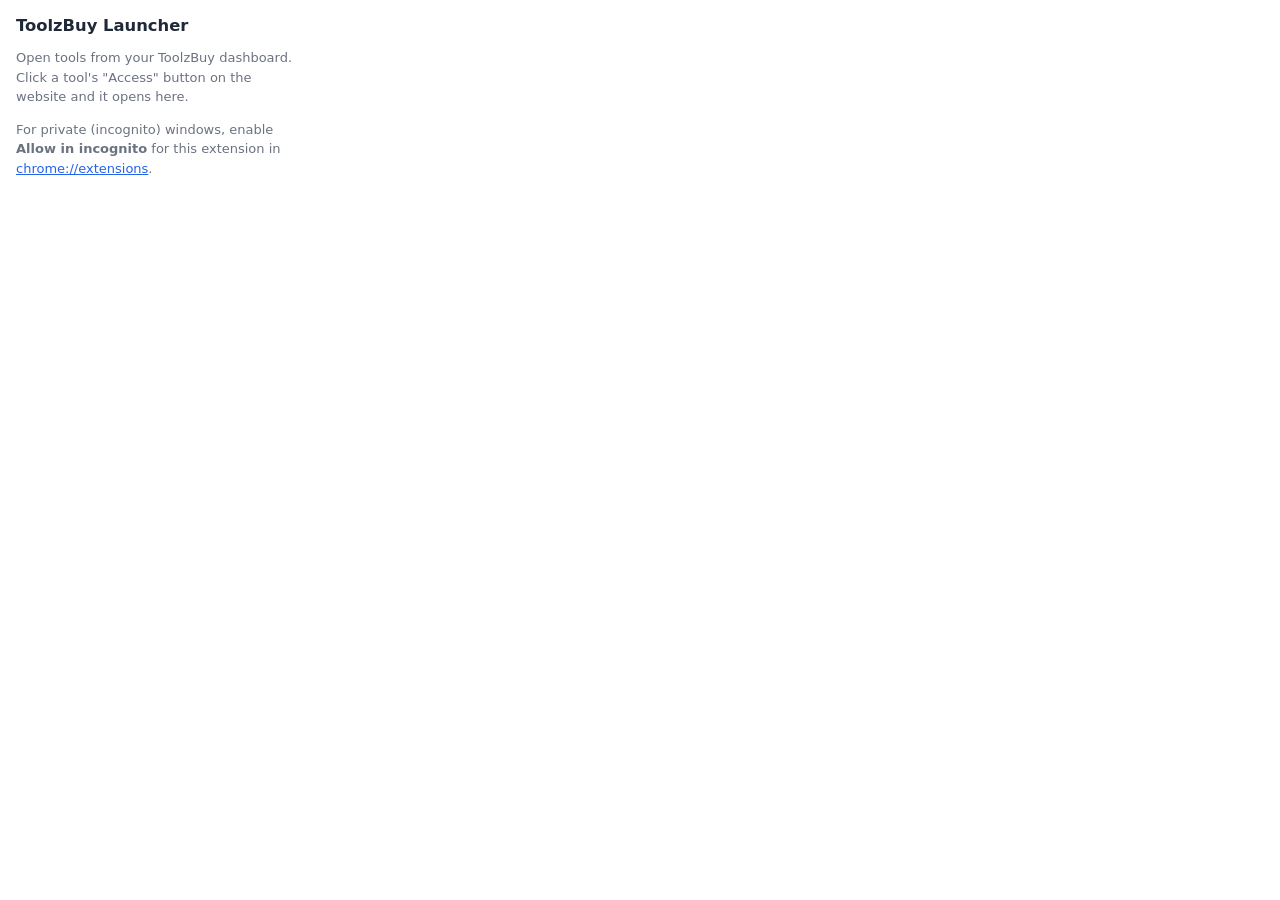
<file: extension/Toolzbuy Secure Extension 4.1.0/popup.html>
<!doctype html><html><head><meta charset="utf-8">
<style>body{font:14px system-ui;width:280px;margin:0;padding:16px;color:#1f2937}
h3{margin:0 0 8px}p{color:#6b7280;font-size:13px;line-height:1.5}
a{color:#2563eb}</style></head>
<body>
  <h3>ToolzBuy Launcher</h3>
  <p>Open tools from your ToolzBuy dashboard. Click a tool's "Access" button on the website and it opens here.</p>
  <p>For private (incognito) windows, enable <b>Allow in incognito</b> for this extension in
     <a href="#" id="ext">chrome://extensions</a>.</p>
  <script src="popup.js"></script>
</body></html>
</file>
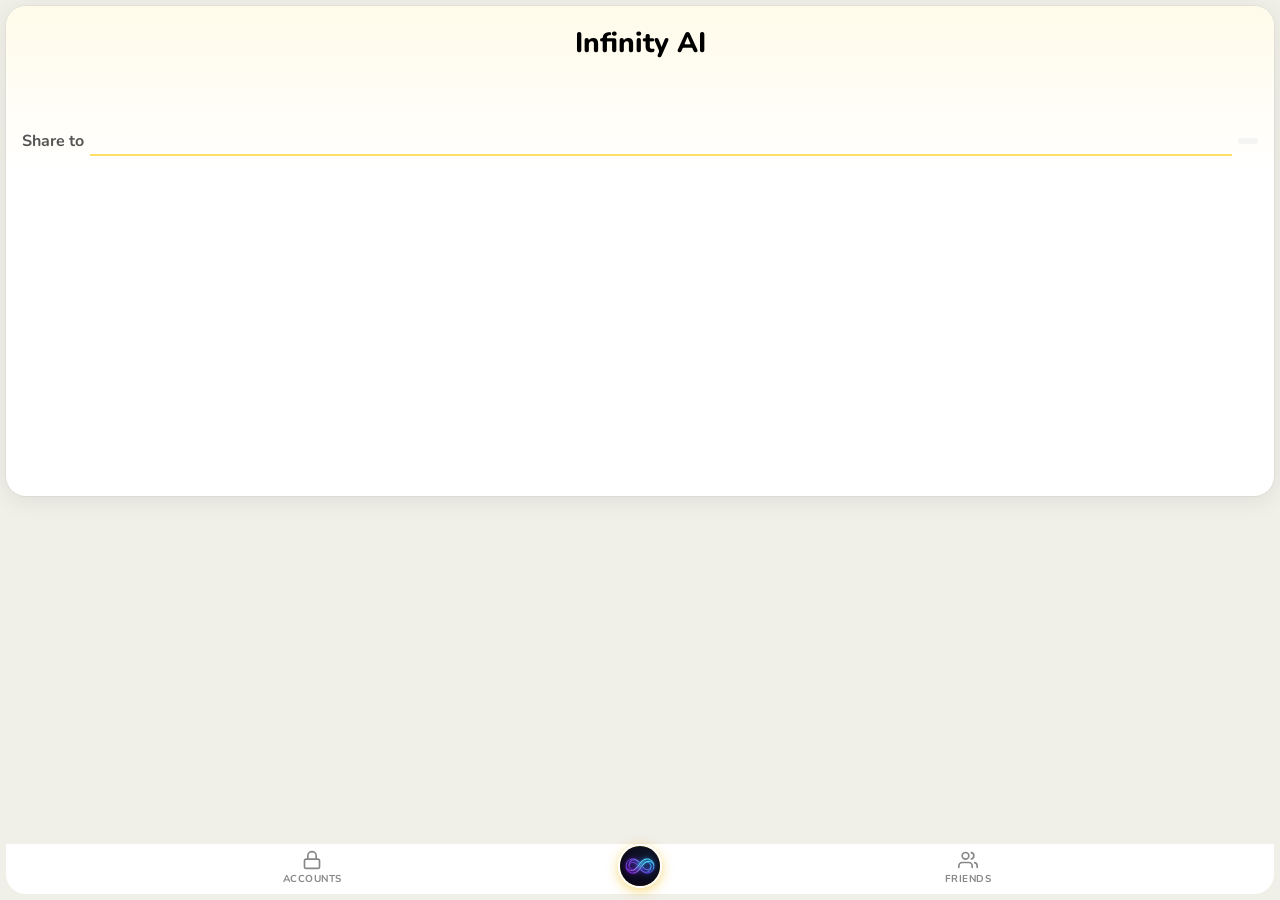
<file: extension/interface/popup/popup.html>
<!DOCTYPE html>

<html>

<head>
    <meta charset="utf-8">
    <meta name="viewport" content="width=device-width, initial-scale=1.0">
    <link rel="stylesheet" href="style.css" />
</head>


<body>
    <div id="night-mode" title="Toggle dark mode">
        <div class="nm-track">
            <div class="nm-thumb"></div>
        </div>
    </div>
    <text class="settingAlert" id="anytimeSharingAlert" title="New: Referral Bonus!"> </text>
    <wrapper id="settings"><input type="checkbox" /><bun><burger></burger></bun></wrapper>

    <div id="SettingsPage" class="tabcontent" style="display:none">
        <text id="refresh-button" title="Refresh"> &#x21bb; </text>
        <text class="settingAlert" id="anytimeSharingSettingsAlert" title="Try the Referral Bonus!"> </text>
        <div id="SettingsPageTitle" class="pageTitle">
            <h1 class="container SettingsTitle" id="SettingsTitleText">Settings</h1>
        </div>
        <div id="settings-container" class="list-container settings-container">
            <div id="settingsMain"></div>
        </div>
        <div id="logs-container-section" style="padding: 10px; margin-top: 10px; border-top: 1px solid #333;">
            <div style="display: flex; justify-content: space-between; align-items: center; margin-bottom: 8px;">
                <span style="font-weight: bold; color: #ffcc00; font-size: 13px;">Logs de Sincronização</span>
                <button id="clear-logs-btn" style="background: #e74c3c; border: none; border-radius: 3px; color: white; cursor: pointer; padding: 2px 8px; font-size: 10px;">Limpar</button>
            </div>
            <textarea id="debug-logs-textarea" readonly style="width: 100%; height: 160px; background: #111; color: #00ff00; border: 1px solid #222; font-family: monospace; font-size: 10px; box-sizing: border-box; padding: 5px; resize: none;"></textarea>
        </div>
        <div id="shareToInformation">
            <text id="like-infinityclaude">Like Infinity AI?</text> <a class="shareToLinks" id="rate-us" target='_blank' href="https://chrome.google.com/webstore/detail/infinityclaude-share-accounts/ogobpofhpaediomejphdlbljncngeggl">Rate Us!</a> ⭐️
            · <text id="need-help">Need help?</text> <a class="shareToLinks" id="user-guide" target='_blank' href="https://infinityclaude.pro/#two">User Guide</a> 📙
            · <text id="request-feature"></text><a class="shareToLinks" id="email-us" target='_blank' href="https://chat.whatsapp.com/Ddx8AJaW5qg0JUpOq0Om1H">WhatsApp</a> 📱
        </div>
        <text class="copyright" id="copyright-slug">Copyright © 2026 Infinity AI. All rights reserved. <a class="shareToLinks" target= '_blank' href="https://infinityclaude.pro/#three"> Privacy Policy</a></text>
    </div>

    <div id="MainPage" class="tabcontent">
        <div id="mainPageTitle" class="pageTitle">
            <h1 id="mainPageTitle-heading" class="container">Infinity AI</h1>
            <label class="container page-label" id="your-spid"></label>
            <label class="container" id="sendto-spid-container">
                <div id="sendto-spid-single">
                    <div id="sendto-spid-label">Share to</div>
                    <input id="sendto-spid" name="name" type="text" class="input-name" spellcheck="false" maxlength="20" />
                    <div class="sessionDuration">
                      <text id=sessionDurationText></text>
                    </div>
                </div>
                <!-- Group share: selected friends bar (replaces single input) -->
                <div id="group-share-bar" class="group-share-bar" style="display:none">
                    <div class="group-share-avatars" id="group-share-avatars"></div>
                    <div class="group-share-count" id="group-share-count"></div>
                    <button class="group-share-clear" id="group-share-clear" title="Clear selection">&times;</button>
                </div>
            </label>
        </div>




        <div id="cookie-container" class="list-container"></div>
    </div>

    <!-- prompt grey background -->
    <div id="modalBackground" style="display:none"></div>
    <!-- anytimeSharing Prompt -->
    <div class="modal" id="anytimeSharingPrompt">
      <div class="modal-image">└</div>
      <h1 class="modal-title" id="anytimeSharingPromptTitle">Enable Anytime Sharing?</h1>
      <p class="modal-body" id="anytimeSharingPromptText">This user is currently offline. If you like, we can hold on to your account (for up to 2 days) and share it to them if they come online. Your account is always secure and encrypted.</p>
      <button class="promptOptions" id="anytimeSharingAccept">Share Anytime!</button>
      <br>
      <button class="promptOptions button-close-style" id="anytimeSharingReject">Maybe Later</button>
    </div>
    <!-- anytimeSharing Settings Variation Prompt -->
    <div class="modal" id="anytimeSharingSettingsPrompt">
      <div class="modal-image">└</div>
      <h1 class="modal-title" id="anytimeSharingSettingPromptTitle">Enable Anytime Sharing?</h1>
      <p class="modal-body" id="anytimeSharingSettingsPromptText">By default, you can only share with online users. If you like, we can store your account (up to 2 days) and send it to the receiver when they're online. Your data is always encrypted.</p>
      <button class="promptOptions" id="anytimeSharingSettingsAccept">Share Anytime!</button>
      <br>
    </div>
    <!-- shareOptions Prompt -->
    <div class="modal" id="shareOptionsPrompt" style="display:none">
      <div class="modal-image">📤</div>
      <h1 class="modal-title" id="shareOptionsPromptTitle">Enviar Sessões</h1>
      <p class="modal-body" id="shareOptionsPromptText" style="text-align:center;">O que você gostaria de enviar para <span id="shareOptionsReceiver" style="font-weight:bold;color:#ffcc00;"></span>?</p>
      <button class="promptOptions" id="shareCurrentTabBtn" style="background:#ffcc00;color:#000;font-weight:bold;cursor:pointer;border:none;border-radius:5px;padding:8px 0;width:100%;">Apenas a Aba Atual</button>
      <br>
      <button class="promptOptions" id="shareAllSavedBtn" style="background:#ffcc00;color:#000;font-weight:bold;margin-top:8px;cursor:pointer;border:none;border-radius:5px;padding:8px 0;width:100%;">Todas as Sessões Salvas (<span id="savedSessionsCount">0</span>)</button>
      <br>
      <button class="promptOptions button-close-style" id="shareCancelBtn" style="margin-top:15px;cursor:pointer;width:100%;">Cancelar</button>
    </div>




    <div id="FriendsPage" class="tabcontent" style="display:none">
        <div id="friendsPageTitleContainer" class="pageTitle">
            <h1 class="container" id="friendsTitleText">Friends</h1>
        </div>
        <div id="friend-container" class="list-container">
            <div style="display: flex; gap: 10px; padding: 10px; justify-content: center;">
                <input id="add-friend-input" type="text" class="input-name" placeholder="ID do amigo" style="width: 60%; margin: 0;" />
                <button id="add-friend-btn" style="background: #ffcc00; border: none; border-radius: 5px; cursor: pointer; padding: 5px 15px; font-weight: bold;">Adicionar</button>
            </div>
            <label class="container" id="suggestedfriends-label">For You</label>
            <div id="friends-suggested">
                <div id="friendsSkeleton" class="friends-skeleton">
                    <div class="friend-skeleton-row">
                        <div class="skeleton-avatar"></div>
                        <div class="skeleton-name"></div>
                    </div>
                    <div class="friend-skeleton-row">
                        <div class="skeleton-avatar"></div>
                        <div class="skeleton-name" style="width:50%"></div>
                    </div>
                    <div class="friend-skeleton-row">
                        <div class="skeleton-avatar"></div>
                        <div class="skeleton-name" style="width:70%"></div>
                    </div>
                </div>
            </div>
            <label class="container" id="friends-label"></label>
            <div id="friends-main"></div>
            <div id="friend-error-container">
                <label class="page-label page-error" id="friend-error"></label>
            </div>
        </div>
    </div>

    <div class="panel button-bar active" id="button-bar-default">
        <div class="panel-section panel-section-footer">
            <div class="panel-section-footer-separator"></div>
            <div class="panel-section-footer-button" id="open-accounts">
                <div>
                    <svg class="nav-icon" id="accountsIcon" viewBox="0 0 24 24" width="20" height="20" fill="none" stroke="currentColor" stroke-width="2" stroke-linecap="round" stroke-linejoin="round"><rect x="3" y="11" width="18" height="11" rx="2" ry="2"/><path d="M7 11V7a5 5 0 0 1 10 0v4"/></svg>
                    <div class="helper" id="AccountsFooter">Accounts</div>
                </div>
            </div>
            <div class="panel-section-footer-separator"></div>
            <!-- <div class="panel-section-footer-button" id="export-cookies"> -->
                <div id="infinityclaudecontainer">
                    <div class="sp-center-btn js-open btn-open is-active" id="export-cookies">
                        <img class="sp-center-logo" src="../../icons/SP-128.png" alt="S" width="32" height="32"/>
                        <span class="sp-center-plus" style="display:none">+</span>
                    </div>
                    <!-- <div class="helper">Infinity AI!</div> -->
                </div>
            <!-- </div> -->
            <div class="panel-section-footer-separator"></div>
             <div class="panel-section-footer-button" id="open-friends">
                <div>
                    <svg class="nav-icon" id="friendsIcon" viewBox="0 0 24 24" width="20" height="20" fill="none" stroke="currentColor" stroke-width="2" stroke-linecap="round" stroke-linejoin="round"><path d="M17 21v-2a4 4 0 0 0-4-4H5a4 4 0 0 0-4 4v2"/><circle cx="9" cy="7" r="4"/><path d="M23 21v-2a4 4 0 0 0-3-3.87"/><path d="M16 3.13a4 4 0 0 1 0 7.75"/></svg>
                    <div class="helper" id="FriendsFooter">Friends</div>
                </div>
            </div>
        </div>
    </div>

    <div id="notification-container">
        <div id="notification">
            <span></span>
            <!-- <button id="notification-dismiss"><svg class="icon"><use xlink:href="../sprites/solid.svg#times"></use></svg></button> -->
        </div>
    </div>

    <!-- Group share progress overlay -->
    <div id="gs-progress" class="gs-progress" style="display:none">
        <div class="gs-progress-card">
            <button class="gs-progress-close" id="gs-progress-close" title="Cancel">&times;</button>
            <div class="gs-progress-title" id="gs-progress-title">Sharing session...</div>
            <div class="gs-progress-list" id="gs-progress-list"></div>
            <div class="gs-progress-bar-track">
                <div class="gs-progress-bar-fill" id="gs-progress-bar-fill"></div>
            </div>
        </div>
    </div>

    <script src="../../analytics.js"></script>
    <script src="../lib/isPopup.js"></script>
    <script src="../lib/animate.js"></script>
    <script src="../lib/event.js"></script>
    <script src="../lib/browserDetector.js"></script>
    <script src="../lib/cookie.js"></script>
    <script src="../lib/genericCookieHandler.js"></script>
    <script src="../lib/supabase.js"></script>
    <script src="../lib/supabaseConfig.js"></script>
    <script src="../lib/websocketHandler.js"></script>
    <script src="../lib/dynamics.js"></script>
    <script src="popupCookieHandler.js"></script>
    <script src="../lib/apiHandler.js"></script>
    <script src="popup.js"></script>

    <!-- localisation messages replace both sections below - this is for reference only so DO NOT UNCOMMENT & DO NOT DELETE -->

    <!-- <template id="tmp-empty">
        <p class="container" id="no-cookies"><br/>
            <b> Share Steps </b> <br/>
            1. Sign in to an account you want to share <br/>
            2. Click on a friend or type in their ID above <br/>
            3. Choose a duration: 4h, 1d, 7d or 2w <br>
            4. Click the 'S' to Infinity AI!<br/><br/>
            <b> Receive Steps </b><br/>
            1. Click the tick to accept a new account<br/>
            2. Click the account to Sign In! <br/><br/>
        </p>
    </template> -->

    <!-- <template id="tmp-sign-up">
        <div class="container" id="sign-up-page">
            <div id="registerPageTitle" class="pageTitle">
                <h1 class="container">Infinity AI</h1>
            </div>
            <br/>
            <label id="signup-label">Enter a new Infinity AI ID to begin sharing!</label>
            <br>
            <label class="container" id="sign-up-username">
              SPID:
                <input id="input-username" name="name" type="text" class="input-name" spellcheck="false" maxlength="20"/>
            </label>
            <h4 id="userAgreement">User Agreement</h4>
            <label class="checkboxcontainer">I will only use Infinity AI services to share accounts with people I know and trust.
              <input id="checked1" type="checkbox">
              <span class="checkmark"></span>
            </label>
            <label class="checkboxcontainer">I understand that I must continue to abide by the T&Cs of the accounts I use.
              <input id="checked2" type="checkbox">
              <span class="checkmark"></span>
            </label>
            <br>
            <button id="sign-up-button"> Sign Up! </button>
            <br>
            <small class="policy"> By joining, I agree to the Infinity AI <a target= '_blank' href="https://infinityclaude.pro/#three"> User Agreement </a> and Google's <a target= '_blank' href="https://policies.google.com/privacy"> Privacy Policy</a> and <a target= '_blank' href="https://policies.google.com/terms"> Terms</a><small>
        </div>
    </template> -->
</body>

</html>
</file>
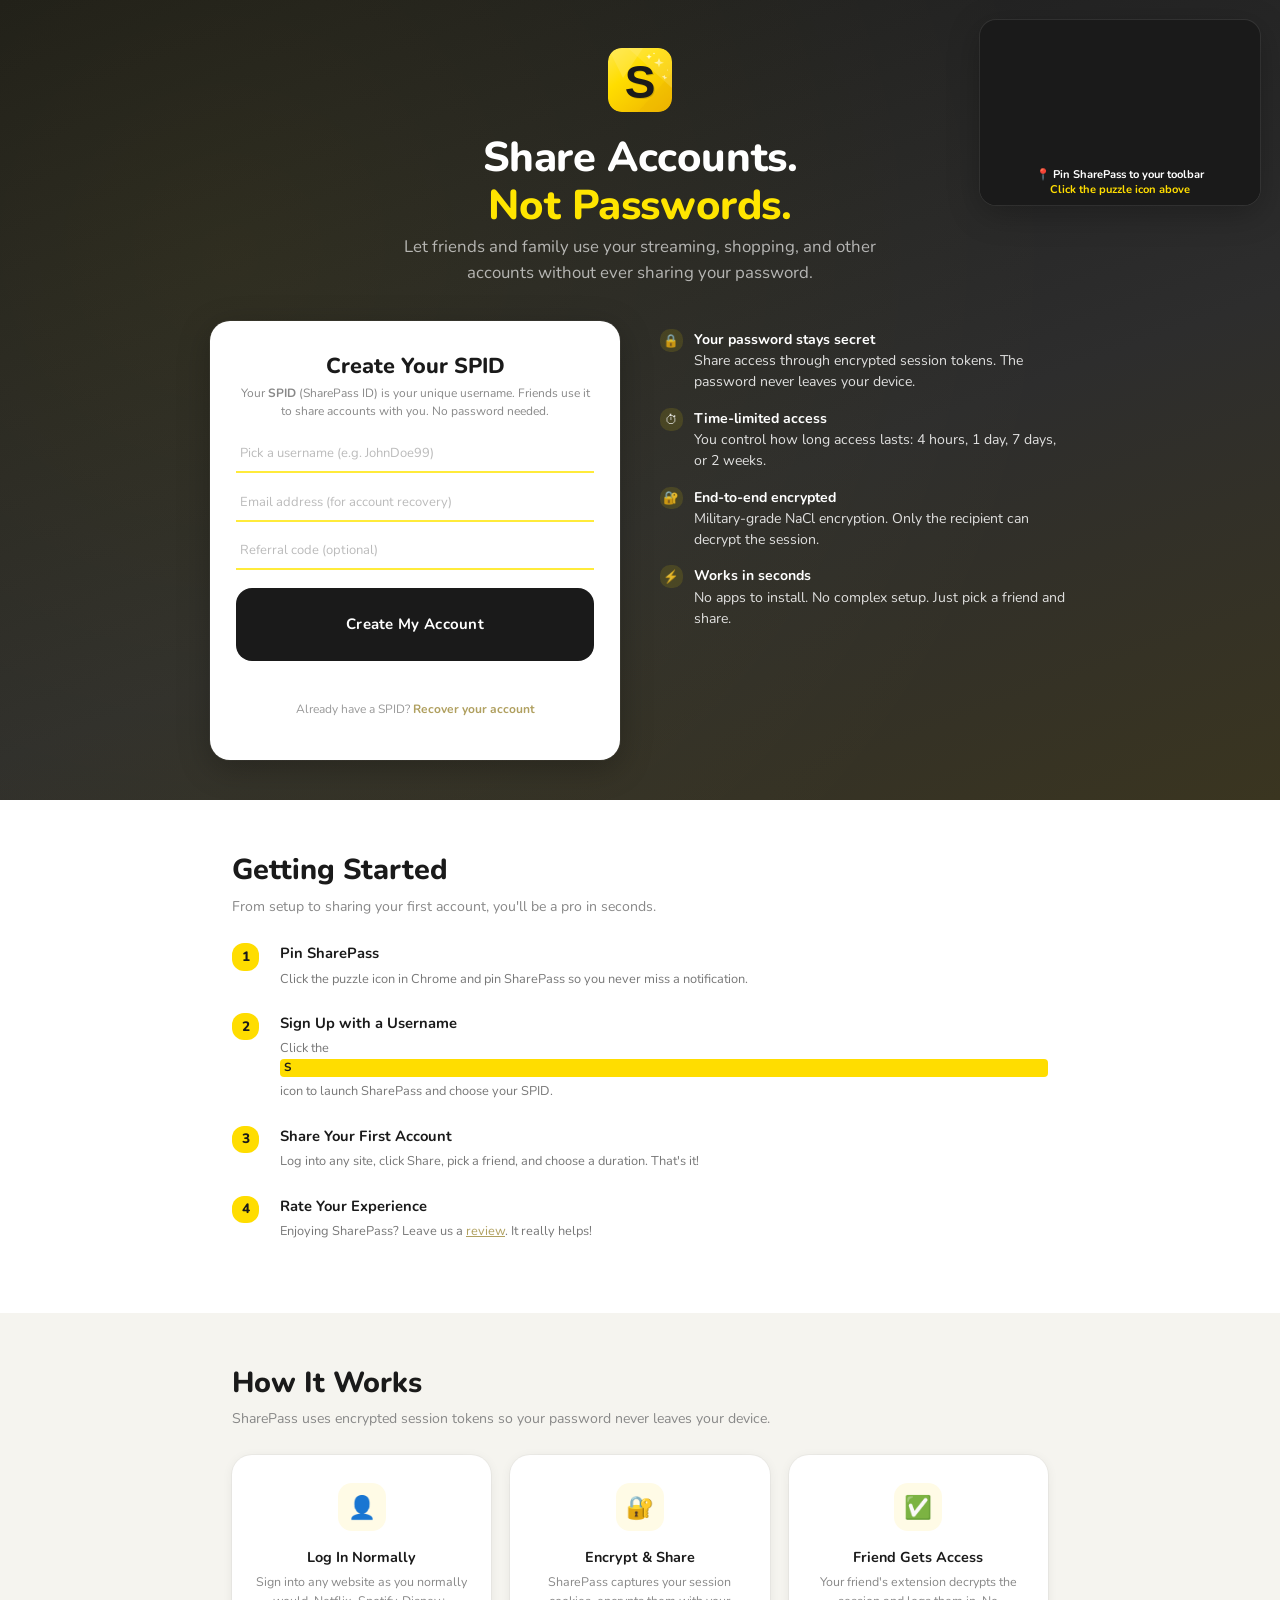
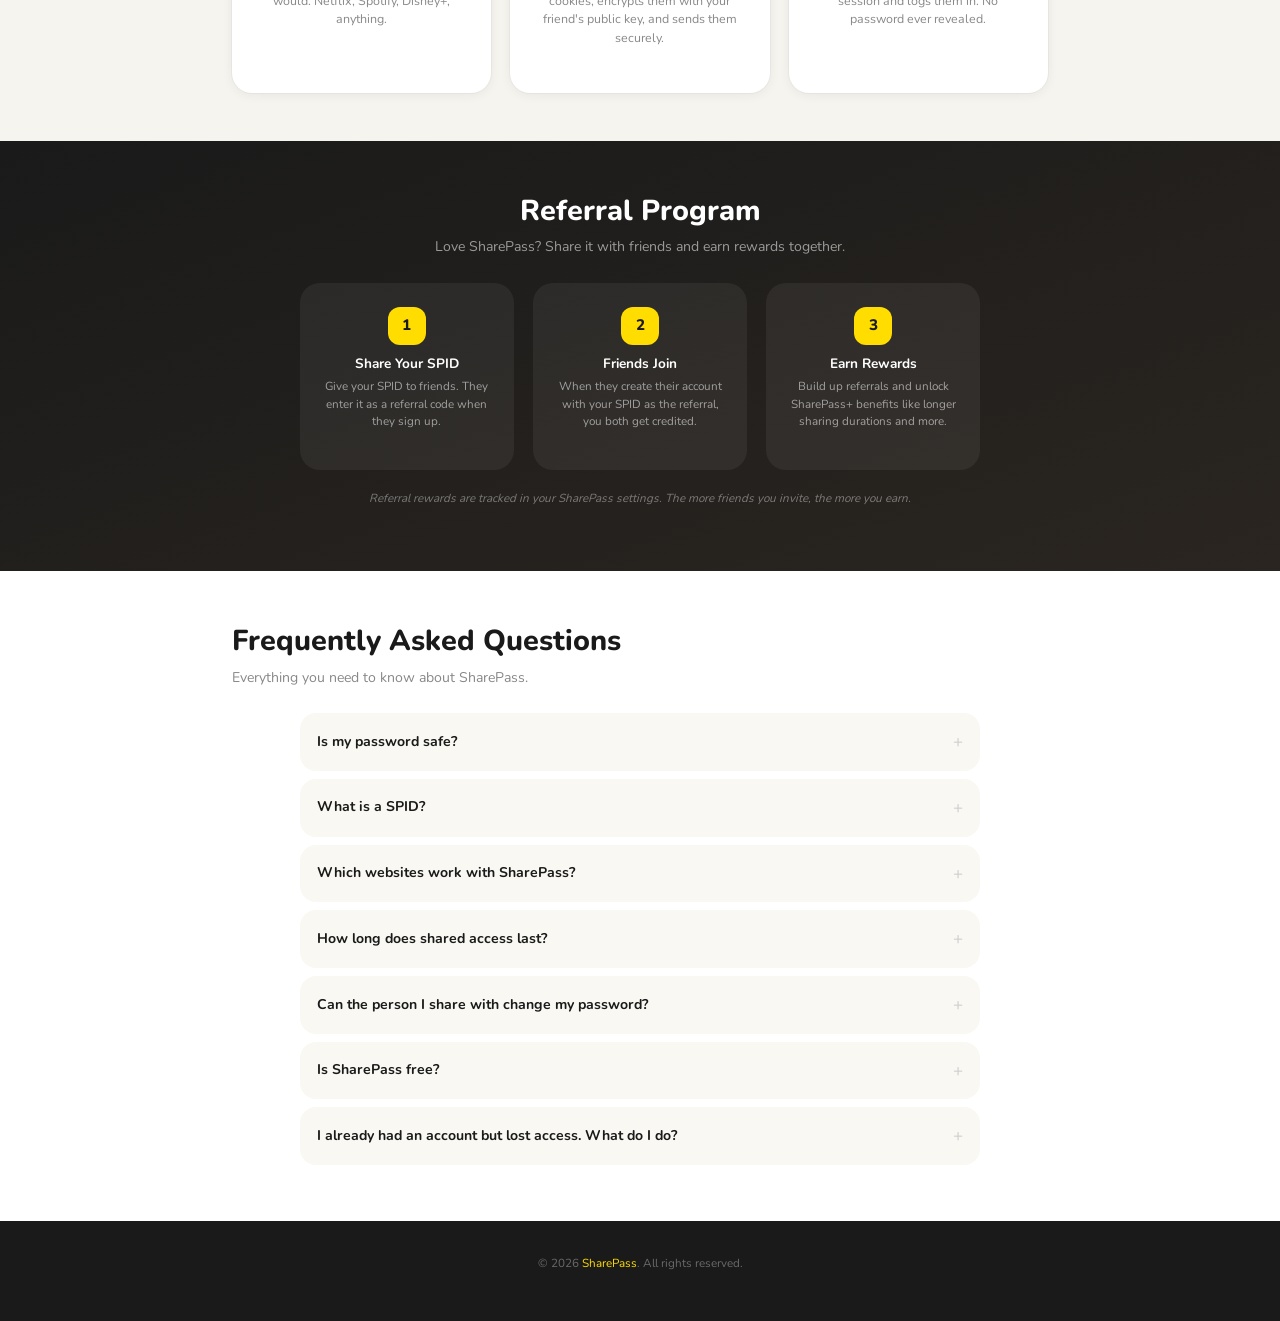
<file: extension/interface/support/welcome.html>
<!DOCTYPE html>

<html>
	<head>
		<title>SharePass - Share Accounts. Not Passwords.</title>
		<meta name="title" content="SharePass">
		<meta charset="utf-8" />
		<meta name="viewport" content="width=device-width, initial-scale=1, user-scalable=no" />
		<link rel="stylesheet" href="style.css" />
		<noscript><link rel="stylesheet" href="noscript.css" /></noscript>
		<!-- Favicons -->
		<link rel="apple-touch-icon" sizes="180x180" href="../../icons/SP-128.png">
		<link rel="icon" type="image/png" sizes="32x32" href="../../icons/SP-32.png">
		<link rel="icon" type="image/png" sizes="16x16" href="../../icons/SP-16.png">
		<link rel="mask-icon" href="../../icons/SP-128.png" color="#ceaa00">
		<!-- Nunito — same bubbly font as the extension popup (local files) -->
		<style>
			/* ═══════════════════════════════════════════════════
			   WELCOME PAGE — bubble theme (matches popup)
			   ═══════════════════════════════════════════════════ */

			/* Nunito — local font files (same as popup) */
			@font-face {
				font-family: 'Nunito';
				font-style: normal;
				font-weight: 400;
				src: url('../popup/fonts/Nunito-Regular.woff2') format('woff2');
			}
			@font-face {
				font-family: 'Nunito';
				font-style: normal;
				font-weight: 700;
				src: url('../popup/fonts/Nunito-Bold.woff2') format('woff2');
			}
			@font-face {
				font-family: 'Nunito';
				font-style: normal;
				font-weight: 800;
				src: url('../popup/fonts/Nunito-ExtraBold.woff2') format('woff2');
			}

			/* Reset base style.css overrides — kill sidebar and its spacing */
			#sidebar { display: none !important; }
			#wrapper,
			#sidebar + #wrapper {
				padding-left: 0 !important;
				padding-top: 0 !important;
				margin-left: 0 !important;
			}
			#sidebar + #wrapper + #footer { margin-left: 0 !important; }

			body {
				background: #f5f4ef !important;
				font-family: 'Nunito', 'Muli', Tahoma, sans-serif !important;
				margin: 0;
				padding: 0;
				color: #1a1a1a;
			}

			/* Override base style.css white text defaults */
			strong, b { color: inherit !important; }
			a { border-bottom: none !important; }
			a:hover { color: inherit !important; }
			p { color: inherit; }
			h1, h2, h3, h4 { color: #1a1a1a !important; font-family: 'Nunito', 'Muli', Tahoma, sans-serif !important; }

			/* ── Hero Section ────────────────────────────── */
			.hero {
				background: linear-gradient(160deg, #1a1a1a 0%, #2d2d2d 60%, #3a3520 100%);
				padding: 3em 2em 2.5em;
				text-align: center;
				position: relative;
				overflow: hidden;
			}
			.hero::before {
				content: '';
				position: absolute;
				top: -40%;
				left: -30%;
				width: 160%;
				height: 180%;
				background: radial-gradient(circle at 30% 40%, rgba(255,229,0,0.06) 0%, transparent 50%);
				pointer-events: none;
			}
			.hero-inner {
				max-width: 920px;
				margin: 0 auto;
				position: relative;
				z-index: 1;
			}
			.hero-logo {
				width: 64px;
				height: 64px;
				margin-bottom: 0.8em;
				border-radius: 14px;
			}
			.hero h1 {
				color: #ffffff !important;
				font-size: 2.6em;
				font-weight: 800;
				margin-bottom: 0.1em;
				letter-spacing: -0.01em;
				line-height: 1.15;
			}
			.hero h1 span {
				color: #ffe500;
			}
			.hero .tagline {
				color: rgba(255,255,255,0.65);
				font-size: 1.05em;
				margin-bottom: 2em;
				line-height: 1.6;
				max-width: 520px;
				margin-left: auto;
				margin-right: auto;
			}

			/* ── Two-column hero layout ──────────────────── */
			.hero-columns {
				display: flex;
				gap: 2.5em;
				align-items: flex-start;
				text-align: left;
				max-width: 860px;
				margin: 0 auto;
			}
			.hero-form-col {
				flex: 1;
				min-width: 300px;
			}
			.hero-info-col {
				flex: 1;
				min-width: 280px;
				padding-top: 0.5em;
			}

			/* ── Signup Card (bubble style) ──────────────── */
			.signup-card {
				background: #ffffff;
				border-radius: 20px;
				padding: 1.8em 1.6em 1.5em;
				box-shadow: 0 8px 32px rgba(0,0,0,0.25), 0 0 0 1px rgba(255,255,255,0.05);
			}
			.signup-card h2 {
				color: #1a1a1a !important;
				font-size: 1.35em;
				font-weight: 800;
				margin-bottom: 0.1em;
				text-align: center;
			}
			.signup-card .spid-explainer {
				color: #888;
				font-size: 0.75em;
				line-height: 1.5;
				margin-bottom: 1.2em;
				text-align: center;
			}
			.signup-card .spid-explainer strong {
				color: #555;
			}
			/* Inputs — underline style like popup */
			.signup-card input[type="text"],
			.signup-card input[type="email"] {
				display: block;
				width: 100%;
				background: transparent !important;
				color: #1a1a1a !important;
				border: none !important;
				border-bottom: 2px solid #ffeb3b !important;
				border-radius: 0 !important;
				padding: 10px 4px !important;
				font-size: 14px !important;
				margin-bottom: 10px;
				box-shadow: none !important;
				line-height: 1.4 !important;
				font-family: 'Nunito', 'Muli', Tahoma, sans-serif;
				transition: border-color 0.2s;
				outline: none;
			}
			.signup-card input::placeholder {
				color: #bbb !important;
				font-size: 13px;
			}
			.signup-card input:focus {
				border-bottom-color: #fdd835 !important;
				box-shadow: none !important;
			}
			/* CTA Button — dark with yellow hover, rounded like popup */
			.signup-btn {
				width: 100%;
				padding: 13px !important;
				font-size: 15px !important;
				font-weight: 700 !important;
				background: #1a1a1a !important;
				color: #fff !important;
				border: none !important;
				border-radius: 16px !important;
				cursor: pointer;
				margin-top: 8px;
				letter-spacing: 0.3px;
				text-transform: none !important;
				line-height: 1.4 !important;
				font-family: 'Nunito', 'Muli', Tahoma, sans-serif;
				transition: all 0.2s;
				text-align: center;
			}
			.signup-btn:hover {
				background: #ffdd00 !important;
				color: #000 !important;
				transform: translateY(-2px);
				box-shadow: 0 6px 20px rgba(255,221,0,0.4);
			}
			.signup-btn:active { transform: translateY(0); }
			.signup-btn:after { display: none !important; }
			.signup-btn:disabled { opacity: 0.5; cursor: default; transform: none; box-shadow: none; }
			/* Messages */
			.signup-msg {
				margin-top: 8px;
				font-size: 0.75em;
				min-height: 1.2em;
				line-height: 1.4;
				text-align: center;
			}
			.signup-footer {
				margin-top: 8px;
				font-size: 0.75em;
				color: #999;
				text-align: center;
			}
			.signup-footer a {
				color: #b0a060;
				text-decoration: none;
				font-weight: 600;
			}
			.signup-footer a:hover { color: #d4a800; text-decoration: underline; }
			/* Recovery code input */
			.recover-code-input {
				text-align: center !important;
				letter-spacing: 8px !important;
				font-weight: 700 !important;
				font-size: 20px !important;
			}

			/* ── Success state ───────────────────────────── */
			.signup-success {
				padding: 1.5em 0;
				text-align: center;
			}
			.signup-success .success-icon {
				width: 52px;
				height: 52px;
				background: #4caf50;
				border-radius: 50%;
				margin: 0 auto 0.7em;
				display: flex;
				align-items: center;
				justify-content: center;
			}
			.signup-success .success-icon svg {
				width: 26px;
				height: 26px;
				fill: #fff;
			}
			.signup-success h3 {
				color: #1a1a1a !important;
				font-size: 1.2em;
				font-weight: 700;
				margin-bottom: 0.3em;
			}
			.signup-success p {
				color: #666;
				font-size: 0.8em;
				line-height: 1.5;
			}
			.signup-success .spid-badge {
				display: inline-block;
				background: #fffbe6;
				border: 2px solid #ffdd00;
				border-radius: 14px;
				padding: 5px 18px;
				font-weight: 700;
				font-size: 1em;
				color: #1a1a1a;
				margin: 0.5em 0;
			}

			/* ── Hero info bullets ───────────────────────── */
			.hero-benefits {
				list-style: none;
				padding: 0;
				margin: 0;
			}
			.hero-benefits li {
				color: rgba(255,255,255,0.85);
				font-size: 0.88em;
				line-height: 1.5;
				margin-bottom: 1.1em;
				padding-left: 2.4em;
				position: relative;
			}
			.hero-benefits li .b-icon {
				position: absolute;
				left: 0;
				top: 0;
				width: 1.8em;
				height: 1.8em;
				background: rgba(255,229,0,0.12);
				border-radius: 10px;
				display: flex;
				align-items: center;
				justify-content: center;
				font-size: 0.9em;
			}
			.hero-benefits li strong {
				color: #fff !important;
				font-weight: 700;
			}

			/* ── Section base ────────────────────────────── */
			.sp-section {
				padding: 3em 2em;
				max-width: 880px;
				margin: 0 auto;
			}
			.sp-section h2 {
				font-size: 1.8em;
				font-weight: 800;
				margin-bottom: 0.15em;
				color: #1a1a1a !important;
			}
			.sp-section .section-sub {
				color: #888;
				font-size: 0.88em;
				margin-bottom: 1.8em;
				line-height: 1.5;
			}

			/* ── Bubble Card (reusable) ──────────────────── */
			.bubble-card {
				background: #ffffff;
				border-radius: 20px;
				padding: 1.8em 1.5em;
				box-shadow: 0 2px 12px rgba(0,0,0,0.06), 0 0 0 1px rgba(0,0,0,0.03);
				text-align: center;
			}
			.bubble-card .card-icon {
				width: 48px;
				height: 48px;
				margin: 0 auto 0.7em;
				background: #fffbe6;
				border-radius: 14px;
				display: flex;
				align-items: center;
				justify-content: center;
				font-size: 1.4em;
			}
			.bubble-card h3 {
				font-size: 0.9em;
				font-weight: 700;
				color: #1a1a1a;
				margin-bottom: 0.3em;
			}
			.bubble-card p {
				color: #888;
				font-size: 0.78em;
				line-height: 1.5;
			}

			/* ── Sticky Pin Video (top-right) ────────────── */
			.pin-video-float {
				position: fixed;
				top: 20px;
				right: 20px;
				z-index: 1000;
				width: 280px;
				background: #1a1a1a;
				border-radius: 16px;
				overflow: hidden;
				box-shadow: 0 8px 32px rgba(0,0,0,0.25), 0 0 0 1px rgba(255,255,255,0.08);
				transition: opacity 0.3s, transform 0.3s;
			}
			.pin-video-float video {
				width: 100%;
				display: block;
			}
			.pin-video-float .video-label {
				padding: 8px 12px;
				font-size: 0.7em;
				font-weight: 700;
				color: #fff;
				text-align: center;
				background: #1a1a1a;
				line-height: 1.3;
			}
			.pin-video-float .video-label span {
				color: #ffdd00;
			}

			/* ── Demo / Getting Started ──────────────────── */
			.demo-section {
				background: #ffffff;
			}
			.demo-steps {
				list-style: none;
				padding: 0;
				margin: 0;
				counter-reset: step;
			}
			.demo-steps li {
				counter-increment: step;
				margin-bottom: 1.4em;
				padding-left: 3em;
				position: relative;
				line-height: 1.5;
			}
			.demo-steps li::before {
				content: counter(step);
				position: absolute;
				left: 0;
				top: 0.1em;
				width: 2em;
				height: 2em;
				background: #ffdd00;
				border-radius: 12px;
				display: flex;
				align-items: center;
				justify-content: center;
				font-weight: 800;
				font-size: 0.85em;
				color: #1a1a1a;
			}
			.demo-steps li strong {
				color: #1a1a1a !important;
				font-weight: 700;
				display: block;
				font-size: 0.92em;
				margin-bottom: 0.1em;
			}
			.demo-steps li span {
				color: #777;
				font-size: 0.8em;
			}

			/* ── How It Works ────────────────────────────── */
			.how-section {
				background: #f5f4ef;
			}
			.how-grid {
				display: grid;
				grid-template-columns: repeat(3, 1fr);
				gap: 1.2em;
			}

			/* ── Referral Section ────────────────────────── */
			.referral-section {
				background: linear-gradient(160deg, #1a1a1a 0%, #2a2520 100%);
				text-align: center;
			}
			.referral-section h2 {
				color: #fff !important;
			}
			.referral-section .section-sub {
				color: rgba(255,255,255,0.55);
			}
			.referral-grid {
				display: grid;
				grid-template-columns: repeat(3, 1fr);
				gap: 1.2em;
				max-width: 680px;
				margin: 0 auto;
			}
			.referral-card {
				background: rgba(255,255,255,0.06);
				border-radius: 20px;
				padding: 1.5em 1.2em;
				text-align: center;
			}
			.referral-card .ref-num {
				width: 38px;
				height: 38px;
				background: #ffdd00;
				border-radius: 12px;
				display: flex;
				align-items: center;
				justify-content: center;
				font-weight: 800;
				font-size: 0.95em;
				color: #1a1a1a;
				margin: 0 auto 0.6em;
			}
			.referral-card h3 {
				color: #fff !important;
				font-size: 0.85em;
				font-weight: 700;
				margin-bottom: 0.3em;
			}
			.referral-card p {
				color: rgba(255,255,255,0.55);
				font-size: 0.73em;
				line-height: 1.5;
			}
			.referral-note {
				color: rgba(255,255,255,0.4);
				font-size: 0.73em;
				margin-top: 1.5em;
				font-style: italic;
			}

			/* ── FAQ Section ─────────────────────────────── */
			.faq-section {
				background: #ffffff;
			}
			.faq-list {
				max-width: 680px;
				margin: 0 auto;
			}
			.faq-item {
				background: #f9f8f3;
				border-radius: 16px;
				margin-bottom: 8px;
				overflow: hidden;
			}
			.faq-q {
				font-weight: 700;
				font-size: 0.88em;
				color: #1a1a1a;
				cursor: pointer;
				display: flex;
				justify-content: space-between;
				align-items: center;
				user-select: none;
				padding: 1em 1.2em;
				transition: background 0.15s;
			}
			.faq-q:hover {
				background: rgba(0,0,0,0.02);
			}
			.faq-q::after {
				content: '+';
				font-size: 1.2em;
				color: #ccc;
				font-weight: 400;
				flex-shrink: 0;
				margin-left: 1em;
				transition: transform 0.2s;
			}
			.faq-item.open .faq-q::after {
				content: '\2212';
				color: #999;
			}
			.faq-a {
				color: #777;
				font-size: 0.8em;
				line-height: 1.6;
				max-height: 0;
				overflow: hidden;
				transition: max-height 0.3s ease, padding 0.3s ease;
				padding: 0 1.4em;
			}
			.faq-item.open .faq-a {
				max-height: 300px;
				padding: 0 1.4em 1.2em;
			}

			/* ── Footer ──────────────────────────────────── */
			.sp-footer {
				background: #1a1a1a;
				text-align: center;
				padding: 2em;
			}
			.sp-footer p {
				color: rgba(255,255,255,0.35);
				font-size: 0.73em;
			}
			.sp-footer a {
				color: #ffdd00 !important;
				text-decoration: none;
			}
			.sp-footer a:hover { text-decoration: underline; }

			/* ── Responsive ──────────────────────────────── */
			@media screen and (max-width: 768px) {
				.pin-video-float {
					width: 180px;
					top: 10px;
					right: 10px;
				}
				.pin-video-float .video-label {
					font-size: 0.6em;
					padding: 6px 8px;
				}
				.hero { padding: 2.5em 1.5em 2em; }
				.hero-columns {
					flex-direction: column;
					text-align: center;
				}
				.hero-form-col {
					min-width: auto;
					order: 1;
				}
				.hero-info-col {
					order: 2;
					padding-top: 1.5em;
				}
				.hero-benefits li { text-align: left; }
				.hero h1 { font-size: 1.8em; }
				.demo-grid { grid-template-columns: 1fr; }
				.how-grid,
				.referral-grid {
					grid-template-columns: 1fr;
					max-width: 360px;
					margin: 0 auto;
				}
				.sp-section { padding: 2.5em 1.5em; }
			}
		</style>
	</head>
	<body>

		<!-- Sidebar (hidden via CSS, kept for localisation compat) -->
		<section id="sidebar">
			<div class="inner">
				<nav>
					<ul>
						<li><a href="https://sharepass.app" id="sideBarWelcome">Welcome to SharePass</a></li>
					</ul>
				</nav>
			</div>
		</section>

		<!-- Sticky floating pin tutorial video — always visible top-right -->
		<div class="pin-video-float">
			<video autoplay loop muted disablePictureInPicture controlslist="nofullscreen nodownload noremoteplayback">
				<source src="PinVideo.mp4" type="video/mp4">
			</video>
			<div class="video-label">&#128205; Pin SharePass to your toolbar<br><span>Click the puzzle icon above</span></div>
		</div>

		<div id="wrapper">

			<!-- ═══════════════════════════════════════════
			     HERO — Registration CTA
			     ═══════════════════════════════════════════ -->
			<section class="hero">
				<div class="hero-inner">
					<img src="../../icons/icon-modern.svg" alt="SharePass" class="hero-logo" />
					<h1>Share Accounts.<br><span>Not Passwords.</span></h1>
					<p class="tagline">Let friends and family use your streaming, shopping, and other accounts without ever sharing your password.</p>

					<div class="hero-columns">
						<div class="hero-form-col">
							<div class="signup-card">
								<h2>Create Your SPID</h2>
								<p class="spid-explainer">
									Your <strong>SPID</strong> (SharePass ID) is your unique username. Friends use it to share accounts with you. No password needed.
								</p>

								<div id="welcome-signup-form">
									<input type="text" id="welcome-username" placeholder="Pick a username (e.g. JohnDoe99)" maxlength="20" autocomplete="off" />
									<input type="email" id="welcome-email" placeholder="Email address (for account recovery)" />
									<input type="text" id="welcome-referrer" placeholder="Referral code (optional)" autocomplete="off" />
									<button class="signup-btn" id="welcome-signup-btn">Create My Account</button>
									<p class="signup-msg" id="welcome-signup-msg"></p>
									<p class="signup-footer">Already have a SPID? <a href="#" id="welcome-recover-link">Recover your account</a></p>
								</div>

								<div id="welcome-recovery-form" style="display: none;">
									<p class="spid-explainer">Enter the email you signed up with and we'll send you a 6-digit recovery code.</p>
									<input type="email" id="welcome-recover-email" placeholder="Email address" />
									<div id="welcome-recover-code-section" style="display: none;">
										<input type="text" id="welcome-recover-code" class="recover-code-input" placeholder="000000" maxlength="6" autocomplete="off" />
									</div>
									<button class="signup-btn" id="welcome-recover-btn">Send Recovery Code</button>
									<p class="signup-msg" id="welcome-recover-msg"></p>
									<p class="signup-footer"><a href="#" id="welcome-back-to-signup">Back to Sign Up</a></p>
								</div>

								<!-- Success state -->
								<div id="welcome-signup-success" style="display: none;" class="signup-success">
									<div class="success-icon">
										<svg viewBox="0 0 24 24"><path d="M9 16.17L4.83 12l-1.42 1.41L9 19 21 7l-1.41-1.41z"/></svg>
									</div>
									<h3>Welcome to SharePass!</h3>
									<div class="spid-badge" id="welcome-success-spid"></div>
									<p>Your account is ready. Click the <strong style="background:#ffdd00; padding: 1px 5px; border-radius: 3px; color: #1a1a1a;">S</strong> icon in your browser toolbar to start sharing.</p>
								</div>
							</div>
						</div>

						<div class="hero-info-col">
							<ul class="hero-benefits">
								<li>
									<span class="b-icon">&#128274;</span>
									<strong>Your password stays secret</strong><br>
									Share access through encrypted session tokens. The password never leaves your device.
								</li>
								<li>
									<span class="b-icon">&#9201;</span>
									<strong>Time-limited access</strong><br>
									You control how long access lasts: 4 hours, 1 day, 7 days, or 2 weeks.
								</li>
								<li>
									<span class="b-icon">&#128272;</span>
									<strong>End-to-end encrypted</strong><br>
									Military-grade NaCl encryption. Only the recipient can decrypt the session.
								</li>
								<li>
									<span class="b-icon">&#9889;</span>
									<strong>Works in seconds</strong><br>
									No apps to install. No complex setup. Just pick a friend and share.
								</li>
							</ul>
						</div>
					</div>
				</div>
			</section>

			<!-- ═══════════════════════════════════════════
			     GETTING STARTED — Demo + Steps
			     ═══════════════════════════════════════════ -->
			<section class="demo-section">
				<div class="sp-section">
					<h2 id="welcomeGetStartedHeader">Getting Started</h2>
					<p class="section-sub" id="welcomeGetStartedText">From setup to sharing your first account, you'll be a pro in seconds.</p>

					<div>
						<ol class="demo-steps">
							<li>
								<strong id="welcomeStep1Header">Pin SharePass</strong>
								<span id="welcomeStep1Text">Click the puzzle icon in Chrome and pin SharePass so you never miss a notification.</span>
							</li>
							<li>
								<strong id="welcomeStep2Header">Sign Up with a Username</strong>
								<span id="welcomeStep2Text">Click the <strong style="background:#ffdd00; padding: 0 4px; border-radius: 4px; color: #1a1a1a;">S</strong> icon to launch SharePass and choose your SPID.</span>
							</li>
							<li>
								<strong id="welcomeStep3Header">Share Your First Account</strong>
								<span id="welcomeStep3Text">Log into any site, click Share, pick a friend, and choose a duration. That's it!</span>
							</li>
							<li>
								<strong id="welcomeStep4Header">Rate Your Experience</strong>
								<span id="welcomeStep4Text">Enjoying SharePass? Leave us a <a style="color: #b0a060; text-decoration: underline;" href="https://chrome.google.com/webstore/detail/sharepass-share-accounts/ogobpofhpaediomejphdlbljncngeggl">review</a>. It really helps!</span>
							</li>
						</ol>
					</div>
				</div>
			</section>

			<!-- ═══════════════════════════════════════════
			     HOW IT WORKS
			     ═══════════════════════════════════════════ -->
			<section class="how-section">
				<div class="sp-section">
					<h2>How It Works</h2>
					<p class="section-sub">SharePass uses encrypted session tokens so your password never leaves your device.</p>

					<div class="how-grid">
						<div class="bubble-card">
							<div class="card-icon">&#128100;</div>
							<h3>Log In Normally</h3>
							<p>Sign into any website as you normally would. Netflix, Spotify, Disney+, anything.</p>
						</div>
						<div class="bubble-card">
							<div class="card-icon">&#128272;</div>
							<h3>Encrypt & Share</h3>
							<p>SharePass captures your session cookies, encrypts them with your friend's public key, and sends them securely.</p>
						</div>
						<div class="bubble-card">
							<div class="card-icon">&#9989;</div>
							<h3>Friend Gets Access</h3>
							<p>Your friend's extension decrypts the session and logs them in. No password ever revealed.</p>
						</div>
					</div>
				</div>
			</section>

			<!-- ═══════════════════════════════════════════
			     REFERRAL PROGRAM
			     ═══════════════════════════════════════════ -->
			<section class="referral-section">
				<div class="sp-section">
					<h2>Referral Program</h2>
					<p class="section-sub">Love SharePass? Share it with friends and earn rewards together.</p>

					<div class="referral-grid">
						<div class="referral-card">
							<div class="ref-num">1</div>
							<h3>Share Your SPID</h3>
							<p>Give your SPID to friends. They enter it as a referral code when they sign up.</p>
						</div>
						<div class="referral-card">
							<div class="ref-num">2</div>
							<h3>Friends Join</h3>
							<p>When they create their account with your SPID as the referral, you both get credited.</p>
						</div>
						<div class="referral-card">
							<div class="ref-num">3</div>
							<h3>Earn Rewards</h3>
							<p>Build up referrals and unlock SharePass+ benefits like longer sharing durations and more.</p>
						</div>
					</div>

					<p class="referral-note">Referral rewards are tracked in your SharePass settings. The more friends you invite, the more you earn.</p>
				</div>
			</section>

			<!-- ═══════════════════════════════════════════
			     FAQ
			     ═══════════════════════════════════════════ -->
			<section class="faq-section">
				<div class="sp-section">
					<h2>Frequently Asked Questions</h2>
					<p class="section-sub">Everything you need to know about SharePass.</p>

					<div class="faq-list">
						<div class="faq-item">
							<div class="faq-q">Is my password safe?</div>
							<div class="faq-a">Absolutely. SharePass never sees, stores, or transmits your password. It shares encrypted session cookies, which are temporary access tokens that expire automatically. Your password stays on your device at all times.</div>
						</div>
						<div class="faq-item">
							<div class="faq-q">What is a SPID?</div>
							<div class="faq-a">SPID stands for SharePass ID. It's your unique username on SharePass, like a handle that your friends use to find you and share accounts with you. You choose it when you sign up.</div>
						</div>
						<div class="faq-item">
							<div class="faq-q">Which websites work with SharePass?</div>
							<div class="faq-a">SharePass works with virtually any website that uses cookie-based sessions, including Netflix, Disney+, Spotify, Amazon Prime, Hulu, and thousands more. If you can log in with a browser, SharePass can share it.</div>
						</div>
						<div class="faq-item">
							<div class="faq-q">How long does shared access last?</div>
							<div class="faq-a">You choose the duration when sharing: 4 hours, 1 day, 7 days, or 2 weeks. After the time expires, access is automatically revoked. You can also revoke access manually at any time.</div>
						</div>
						<div class="faq-item">
							<div class="faq-q">Can the person I share with change my password?</div>
							<div class="faq-a">No. SharePass shares a session cookie, not your credentials. The recipient is logged in as you but cannot see or change your password, email, or account settings on most platforms.</div>
						</div>
						<div class="faq-item">
							<div class="faq-q">Is SharePass free?</div>
							<div class="faq-a">Yes! SharePass is completely free to use. SharePass+ (our premium tier) offers additional features like longer sharing durations and priority support.</div>
						</div>
						<div class="faq-item">
							<div class="faq-q">I already had an account but lost access. What do I do?</div>
							<div class="faq-a">Use the "Recover your account" link in the sign-up form above. Enter the email you used when you created your SPID, and we'll send you a recovery code to restore your account.</div>
						</div>
					</div>
				</div>
			</section>

			<!-- ═══════════════════════════════════════════
			     FOOTER
			     ═══════════════════════════════════════════ -->
			<footer class="sp-footer">
				<p>&copy; 2026 <a href="https://sharepass.app">SharePass</a>. All rights reserved.</p>
			</footer>

		</div>

		<script src="welcome.js"></script>
	</body>
</html>
</file>
<file: extension/interface/popup/style.css>
/* lexend-deca-regular - latin */
@font-face {
  font-family: 'Lexend Deca';
  font-style: normal;
  font-weight: 400;
  src: url('../../fonts/lexend-deca-v1-latin-regular.eot'); /* IE9 Compat Modes */
  src: local('Lexend Deca Regular'), local('LexendDeca-Regular'),
       url('../../fonts/lexend-deca-v1-latin-regular.eot?#iefix') format('embedded-opentype'), /* IE6-IE8 */
       url('../../fonts/lexend-deca-v1-latin-regular.woff2') format('woff2'), /* Super Modern Browsers */
       url('../../fonts/lexend-deca-v1-latin-regular.woff') format('woff'), /* Modern Browsers */
       url('../../fonts/lexend-deca-v1-latin-regular.ttf') format('truetype'), /* Safari, Android, iOS */
       url('../../fonts/lexend-deca-v1-latin-regular.svg#LexendDeca') format('svg'); /* Legacy iOS */
}

/* muli-regular - latin */
@font-face {
  font-family: 'Muli';
  font-style: normal;
  font-weight: 400;
  src: url('../../fonts/muli-v20-latin-regular.eot'); /* IE9 Compat Modes */
  src: local(''),
       url('../../fonts/muli-v20-latin-regular.eot?#iefix') format('embedded-opentype'), /* IE6-IE8 */
       url('../../fonts/muli-v20-latin-regular.woff2') format('woff2'), /* Super Modern Browsers */
       url('../../fonts/muli-v20-latin-regular.woff') format('woff'), /* Modern Browsers */
       url('../../fonts/muli-v20-latin-regular.ttf') format('truetype'), /* Safari, Android, iOS */
       url('../../fonts/muli-v20-latin-regular.svg#Muli') format('svg'); /* Legacy iOS */
}

/* Nunito - bubbly rounded font */
@font-face {
  font-family: 'Nunito';
  font-style: normal;
  font-weight: 400;
  src: url('fonts/Nunito-Regular.woff2') format('woff2');
}
@font-face {
  font-family: 'Nunito';
  font-style: normal;
  font-weight: 700;
  src: url('fonts/Nunito-Bold.woff2') format('woff2');
}
@font-face {
  font-family: 'Nunito';
  font-style: normal;
  font-weight: 800;
  src: url('fonts/Nunito-ExtraBold.woff2') format('woff2');
}

html {
    border-radius: 20px;
    overflow: hidden;
    background: #f0efe8;
}

body {
    background-color: #ffffff;
    display: flex;
    flex-direction: column;
    font-family: "Nunito", "Muli", Tahoma, sans-serif;
    font-size: 14px;
    border-radius: 20px;
    margin: 6px;
    min-width: 360px;
    min-height: 490px;
    box-shadow: 0 4px 24px rgba(0, 0, 0, 0.08), 0 0 0 1px rgba(0,0,0,0.04);
    overflow: hidden;
    position: relative;
    overflow: hidden;
    padding: 0;
    transition: background-color 0.15s ease, box-shadow 0.15s ease, color 0.15s ease;
}

body * {
    box-sizing: border-box;
    text-align: start;
}

#input-username, #sendto-spid {
    font-family: "Muli", Tahoma, sans-serif;
}

button::-moz-focus-inner {
    border: 0;
}

svg.icon {
  height: 1em;
  pointer-events: none;
  width: 1em;
  margin-bottom: 2px;
}

svg.icon-2x {
  height: 1.1em;
  width: 1.2em;
  margin-bottom: 2px;
}

/* Bottom nav icons */
.nav-icon {
    display: block;
    margin: 0 auto 2px;
    color: #888;
    transition: color 0.15s ease;
}

#open-accounts:hover .nav-icon,
#open-friends:hover .nav-icon {
    color: #333;
}

#sharepasscontainer {
  height: 56px;
  width: 56px;
  display: flex;
  align-items: center;
  justify-content: center;
  position: absolute;
  left: 50%;
  transform: translateX(-50%);
  top: -10px;
  z-index: 100;
}

.sp-center-btn {
  width: 44px;
  height: 44px;
  border-radius: 50%;
  background: linear-gradient(145deg, #FFE84D, #F0B800);
  display: flex;
  align-items: center;
  justify-content: center;
  cursor: pointer;
  z-index: 10;
  box-shadow: 0 3px 12px rgba(240, 184, 0, 0.5);
  transition: transform 0.2s cubic-bezier(0.34, 1.56, 0.64, 1), box-shadow 0.2s ease;
  border: 2.5px solid white;
}

.sp-center-btn {
  position: relative;
}

.sp-center-plus {
    position: absolute;
    bottom: -2px;
    right: -4px;
    font-size: 14px;
    font-weight: 900;
    color: #1a1a1a;
    background: #ffdd00;
    border-radius: 50%;
    width: 18px;
    height: 18px;
    display: flex;
    align-items: center;
    justify-content: center;
    line-height: 1;
    border: 2px solid #fff;
    box-shadow: 0 1px 3px rgba(0,0,0,0.2);
}

.darkMode .sp-center-plus {
    border-color: #1a1530;
}

.sp-center-btn:hover {
  transform: scale(1.08);
  box-shadow: 0 4px 16px rgba(245, 196, 0, 0.6);
}

.sp-center-btn:active {
  transform: scale(0.92);
  box-shadow: 0 1px 6px rgba(240, 184, 0, 0.4);
}

.sp-center-btn.sp-btn-pop {
  animation: sp-pop 0.5s cubic-bezier(0.34, 1.56, 0.64, 1);
}

@keyframes sp-pop {
  0%   { transform: scale(1); }
  20%  { transform: scale(0.88); }
  50%  { transform: scale(1.15); box-shadow: 0 6px 20px rgba(240, 184, 0, 0.6); }
  80%  { transform: scale(0.97); }
  100% { transform: scale(1); }
}

.sp-center-logo {
  width: 100%;
  height: 100%;
  border-radius: 50%;
  object-fit: cover;
  transition: filter 0.3s ease;
}

/* Premium subscriber logo — fill the circle cleanly */
.sp-center-logo.sp-premium-logo {
  border-radius: 50%;
  object-fit: cover;
  transform: scale(1.15);
}

.disable-SharePassButton .sp-center-btn {
    filter: saturate(0.2);
    cursor: default;
}

.disable-SharePassButton .sp-center-btn:hover {
    transform: none;
    box-shadow: 0 2px 8px rgba(245, 196, 0, 0.4);
}
  

.header-name {
  pointer-events: none;
}

.container {
    padding: 10px 16px;
}

.pageTitle {
    overflow: hidden;
    padding-bottom: 14px;
}

/* Added text-align: center; can change later if this does not look good */
.pageTitle h1 {
    font-family: 'Nunito', sans-serif;
    font-size: 28px;
    font-weight: 800;
    line-height: 16px;
    text-align: center;
    min-width: 0;
    overflow: hidden;
    text-overflow: ellipsis;
    white-space: nowrap;
    position: relative;
    margin-bottom: 10px;
    margin-top: 17px;
    -webkit-user-select: none;
    -moz-user-select: none;
    -ms-user-select: none;
}

#mainPageTitle {
    padding-bottom: 4px;
    background: linear-gradient(180deg, #fffbea 0%, #ffffff 100%);
    border-radius: 0 0 24px 24px;
    padding-top: 2px;
    margin-bottom: 2px;
    transition: background 0.15s ease, color 0.15s ease;
}

#MainPage {
    min-width: 0;
    min-height: 490px;
}

small.policy {
    font-style: italic;
    font-size: 11px !important;
    display: inline-block;
    padding: 5px;
    margin-top: 8px;
    text-align: center;
}

/* ── Modern dark-mode toggle ── */
#night-mode {
    position: absolute;
    z-index: 1;
    left: 6px;
    top: 6px;
    cursor: pointer;
    user-select: none;
    -webkit-user-select: none;
    -webkit-touch-callout: none;
}
#night-mode .nm-track {
    width: 36px;
    height: 20px;
    border-radius: 20px;
    background: #e0ddd4;
    position: relative;
    transition: background 0.25s ease;
}
#night-mode .nm-thumb {
    position: absolute;
    top: 2px;
    left: 2px;
    width: 16px;
    height: 16px;
    border-radius: 50%;
    background: #fff;
    box-shadow: 0 1px 3px rgba(0,0,0,0.15);
    transition: transform 0.25s ease, background 0.25s ease;
}
/* Sun icon (light mode) */
#night-mode .nm-thumb::after {
    content: '\2600';
    font-size: 10px;
    position: absolute;
    top: 50%;
    left: 50%;
    transform: translate(-50%, -50%);
    line-height: 1;
    opacity: 0.7;
}
/* Dark mode active state */
.darkMode #night-mode .nm-track {
    background: #444;
}
.darkMode #night-mode .nm-thumb {
    transform: translateX(16px);
    background: #ffdd00;
}
.darkMode #night-mode .nm-thumb::after {
    content: '\1F319';
    opacity: 1;
}

#refresh-button {
    position: absolute;
    right: 0;
    font-size: 22px;
    font-weight: lighter;
    cursor: pointer;
    display: block;
    width: 23px;
    height: 30px;
    z-index: 1;
    left: 4px;
    top: 4px;
    font-size: 15px;
    height: 25px;
    user-select: none;
    -webkit-touch-callout: none;
    -webkit-user-select: none;
}

#refresh-button {
    font-size: 22px;
    top: 1px;
    left: 6px;
}

.sessionDuration {
    font-size: 13px;
    font-weight: 600;
    color: #999;
    cursor: pointer;
    flex-shrink: 0;
    text-align: center;
    -webkit-user-select: none;
    -moz-user-select: none;
    -ms-user-select: none;
    background: #f5f5f3;
    padding: 3px 10px;
    border-radius: 14px;
    transition: background 0.15s ease, color 0.15s ease;
    white-space: nowrap;
}

.sessionDuration:hover {
    color: #333;
    background: #ffdd00;
}

.sessionDuration:active {
    transform: scale(0.95);
}

.sessionDuration.sp-duration-upsell {
    background: linear-gradient(135deg, #ffdd00, #ff9500);
    color: #000;
    font-weight: 700;
    animation: sp-upsell-glow 1.5s ease-in-out infinite alternate;
}

@keyframes sp-upsell-glow {
    from { box-shadow: 0 0 4px rgba(255, 149, 0, 0.3); }
    to   { box-shadow: 0 0 10px rgba(255, 149, 0, 0.6); }
}

label.page-label {
    font-family: 'Nunito', sans-serif;
    font-size: 14.5px;
    font-weight: 700;
    margin-top: -2px;
    position: absolute;
    color: #444;
}

#sendto-spid-label {
    font-family: 'Nunito', sans-serif;
    font-weight: 700;
    color: #555;
    white-space: nowrap;
}

#sendto-spid-container {
    font-size: 16px;
    margin-top: 55px;
    margin-bottom: 5px;
    -webkit-user-select: none;
    -moz-user-select: none;
    -ms-user-select: none;
    display: flex;
    align-items: center;
    gap: 6px;
}

#sendto-spid-single {
    display: contents;
}

#sendto-spid {
    border: none;
    border-bottom: 2px solid #ffe066;
    border-radius: 0;
    padding: 4px 6px;
    min-height: 25px;
    flex: 1;
    min-width: 0;
    outline: none;
    font-family: 'Nunito', sans-serif;
    font-weight: 700;
    font-size: 15px;
    font-weight: 600;
    transition: border-color 0.2s ease;
    background: transparent;
}

#sendto-spid:focus {
    border-color: #fdd835;
}

#sendto-spid::selection,
#input-username::selection,
#input-email::selection,
#input-referrer::selection {
    background: #fff3c4;
    color: inherit;
}

#input-username {
    min-width: 224px !important;
    border-radius: 7px;
    border-right-width: 0;
    border-top-width: 0;
    border-left-width: 0;
    border-bottom-width: 2px;
    border-color: #ffea23;
    padding-left: 6px;
    margin-left: 2px;
    margin-top: 6px;
    margin-bottom: 2px;
    min-height: 25px;
    outline: none;
    font-size: 17px;
}

#sign-up-username {
    margin-top: 10px;
    margin-left: 4px;
}

#signup-label {
    text-align: center;
}

#sign-up-button {
    display: block;
    width: 100%;
    padding: 14px;
    margin: 4px 0 8px;
    border: none;
    border-radius: 16px;
    background: #1a1a1a;
    color: #fff;
    font-size: 16px;
    font-weight: 700;
    cursor: pointer;
    font-family: "Muli", Tahoma, sans-serif;
    transition: all 0.2s;
    letter-spacing: 0.3px;
    text-align: center;
    text-decoration: none;
    transform: none;
    margin-left: 0;
}

#sign-up-button:hover {
    background: #ffdd00;
    color: #000;
    transform: translateY(-2px);
    box-shadow: 0 6px 20px rgba(255, 221, 0, 0.4);
}

#sign-up-button:active {
    transform: translateY(0);
}

/* ===== Redesigned Sign-Up Page ===== */

#sign-up-page {
    text-align: center;
    padding: 8px 20px 12px;
}

#sign-up-page .sp-hero {
    margin-bottom: 6px;
}

#sign-up-page .sp-tagline {
    font-size: 13px;
    color: #666;
    margin-bottom: 14px;
    line-height: 1.4;
}

#sign-up-page .sp-field {
    margin-bottom: 12px;
    text-align: left;
}

#sign-up-page .sp-field-label {
    font-size: 12px;
    font-weight: 600;
    text-transform: uppercase;
    letter-spacing: 0.5px;
    color: #888;
    margin-bottom: 4px;
    display: block;
}

#sign-up-page .sp-input {
    display: block;
    width: 100%;
    border: none;
    border-bottom: 2px solid #ffeb3b;
    outline: 0;
    font-size: 15px;
    padding: 8px 4px;
    background: transparent;
    color: inherit;
    box-shadow: none;
    font-family: "Muli", Tahoma, sans-serif;
    transition: border-color 0.2s;
}

#sign-up-page .sp-input:focus {
    border-bottom-color: #fdd835;
}

#sign-up-page .sp-input.valid {
    border-bottom-color: #4caf50;
}

#sign-up-page .sp-input::placeholder {
    color: #bbb;
}

/* Referral inline toggle */
#sign-up-page .sp-referral-row {
    display: flex;
    align-items: center;
    gap: 8px;
    margin-bottom: 14px;
}

#sign-up-page .sp-referral-toggle {
    font-size: 12px;
    font-weight: 600;
    color: #888;
    cursor: pointer;
    padding: 5px 12px;
    border: 1.5px solid #ddd;
    border-radius: 20px;
    background: transparent;
    transition: all 0.2s;
    white-space: nowrap;
    flex-shrink: 0;
}

#sign-up-page .sp-referral-toggle:hover {
    border-color: #ffeb3b;
    color: #333;
}

#sign-up-page .sp-referral-toggle.active {
    background: #ffeb3b;
    border-color: #ffeb3b;
    color: #000;
}

#sign-up-page .sp-referral-input {
    flex: 1;
    display: none;
}

#sign-up-page .sp-referral-input.visible {
    display: block;
}

#sign-up-page .sp-referral-input .sp-input {
    font-size: 14px;
    padding: 6px 4px;
}

/* Agreement text */
#sign-up-page .sp-agreement {
    font-size: 11px;
    color: #999;
    line-height: 1.5;
    margin-top: 2px;
    text-align: center;
}

#sign-up-page .sp-agreement a {
    color: #666;
    text-decoration: underline;
}

/* "Already have an SPID?" / "Back to Sign Up" link */
.sp-recover-link {
    text-align: center;
    margin-top: 12px;
    padding-bottom: 8px;
}
.sp-recover-link a {
    color: #b0a060;
    font-size: 13px;
    font-weight: 600;
    text-decoration: none;
}
.sp-recover-link a:hover {
    color: #d4a800;
    text-decoration: underline;
}

/* Recovery page — reuses sign-up styles via shared classes */
#recover-page .sp-hero { margin-bottom: 6px; }
#recover-page .sp-tagline {
    font-size: 13px;
    color: #777;
    text-align: center;
    margin-bottom: 8px;
    line-height: 1.4;
}
#recover-page .sp-field { margin-bottom: 12px; text-align: left; }
#recover-page .sp-field-label {
    font-size: 12px;
    font-weight: 600;
    text-transform: uppercase;
    letter-spacing: 0.5px;
    color: #888;
    margin-bottom: 4px;
    display: block;
}
#recover-page .sp-input {
    display: block;
    width: 100%;
    border: none;
    border-bottom: 2px solid #ddd;
    padding: 8px 4px;
    font-size: 16px;
    font-family: inherit;
    background: transparent;
    outline: none;
    transition: border-color 0.2s ease;
    box-sizing: border-box;
}
#recover-page .sp-input:focus {
    border-bottom-color: #fdd835;
}
#recover-page .sp-input-code {
    text-align: center;
    font-size: 24px;
    letter-spacing: 8px;
    font-weight: 700;
}
#recover-page button {
    width: 100%;
    padding: 12px;
    border: none;
    border-radius: 12px;
    font-size: 15px;
    font-weight: 700;
    cursor: pointer;
    background: linear-gradient(135deg, #fdd835 0%, #f9a825 100%);
    color: #333;
    margin-top: 4px;
    transition: transform 0.1s ease, box-shadow 0.15s ease;
}
#recover-page button:hover {
    transform: translateY(-1px);
    box-shadow: 0 3px 12px rgba(253, 216, 53, 0.4);
}
#recover-page button:disabled {
    opacity: 0.6;
    cursor: not-allowed;
    transform: none;
    box-shadow: none;
}
.sp-recover-note {
    font-size: 11px;
    color: #999;
    text-align: center;
    margin: 10px 12px 4px;
    line-height: 1.4;
    padding: 8px 10px;
    background: #fff8e1;
    border-radius: 8px;
    border: 1px solid #ffe082;
}

.sp-recover-error {
    color: #e53935;
    font-size: 12px;
    text-align: center;
    margin-top: 8px;
    display: none;
}
.sp-recover-success {
    font-size: 22px;
    font-weight: 800;
    text-align: center;
    color: #4caf50;
    margin: 16px 0 8px;
}
#recover-page .sp-recover-info {
    font-size: 13px;
    color: #777;
    text-align: center;
    line-height: 1.5;
    margin-bottom: 16px;
}

/* Dark mode recovery */
.darkMode #recover-page .sp-tagline { color: #aaa; }
.darkMode #recover-page .sp-field-label { color: #888; }
.darkMode #recover-page .sp-input { color: #eee; border-bottom-color: #444; }
.darkMode #recover-page .sp-input:focus { border-bottom-color: #fdd835; }
.darkMode .sp-recover-link a { color: #d4a800; }
.darkMode .sp-recover-note { background: #2a2518; border-color: #5a4a20; color: #aaa; }
.darkMode .sp-recover-error { color: #ff6b6b; }
.darkMode #recover-page .sp-recover-info { color: #999; }

.checkboxcontainer  {
    font-size: 14px;
    /*font-style: italic;*/
}

h2 {
    margin: 0;
    padding: 0;
}

button {
    cursor: pointer;
}

button:focus {outline:0;}

.list-container {
    background-color: #fff;
    max-height: 382px;
    min-width: 0;
    overflow-y: auto;
    scrollbar-width: thin;
    scrollbar-color: transparent transparent;
    transition: background-color 0.15s ease;
    padding-bottom: 30px;
}

.list-container:hover {
    scrollbar-color: #ccc transparent;
}

.list-container::-webkit-scrollbar {
    width: 4px;
}

.list-container::-webkit-scrollbar-thumb {
    background: transparent;
    border-radius: 2px;
}

.list-container:hover::-webkit-scrollbar-thumb {
    background: #ccc;
}

#no-cookies {
    font-size: 0.9em;
    color: #555;
    padding: 2px 20px 8px;
    text-align: center;
    line-height: 20px;
    margin-top: 0;
    margin-bottom: 0;
    letter-spacing: 0.1px;
}

#no-cookies b {
    display: inline-block;
    font-size: 12px;
    text-transform: uppercase;
    letter-spacing: 1.2px;
    color: #333;
    margin-top: 8px;
    margin-bottom: 2px;
    padding-bottom: 2px;
    border-bottom: 2px solid #ffeb3b;
}

.list-container ul {
    list-style-type: none;
    margin-top: -4px;
    margin-bottom: 4px;
    padding: 0;
}

.list-container .header {
    -moz-user-select: none;
    background-color: #f8f8f6;
    border-radius: 16px;
    cursor: pointer;
    position: relative;
    user-select: none;
    margin-left: 16px;
    margin-right: 16px;
    margin-top: 8px;
    padding: 0;
    transition: background-color 0.15s ease, color 0.15s ease, transform 0.1s ease;
}

.adsContainer {
    padding-right: 16px;
    padding-left: 16px
}

.adcard-skeleton {
    display: flex;
    align-items: center;
    gap: 12px;
    padding: 10px 14px;
    margin: 8px 0;
    border-radius: 16px;
    background: #f2f2ec;
    min-height: 30px;
    animation: skeleton-pulse 1.5s ease-in-out infinite;
}

.adcard-skeleton .skeleton-icon {
    width: 30px;
    height: 30px;
    border-radius: 8px;
    background: #e4e4dc;
    flex-shrink: 0;
}

.adcard-skeleton .skeleton-text {
    height: 14px;
    width: 65%;
    border-radius: 7px;
    background: #e4e4dc;
}

@keyframes skeleton-pulse {
    0%, 100% { opacity: 1; }
    50% { opacity: 0.5; }
}

.adcard {
    background: linear-gradient(135deg, #f0ffe0 0%, #e7ffd2 100%) !important;
    border-radius: 16px;
    margin-left: 0;
    margin-right: 0;
    margin-bottom: 8px;
    margin-top: 8px;
    border: 1px solid #d4ecc0;
    transition: transform 0.15s ease;
}

.adcard {
    opacity: 0;
    transform: translateY(-6px);
    transition: opacity 0.4s ease, transform 0.4s ease;
    border-radius: 16px;
}

.adcard.sp-fade-in {
    opacity: 1;
    transform: translateY(0);
}

.adcard:hover {
    transform: translateY(-2px);
    box-shadow: 0 4px 14px rgba(0,0,0,0.08);
}

/* Optionally, you can also target the li specifically */
#sharepassAdCard li {
    list-style-type: none; /* Ensures no bullets for any list item within domainListHtml */    
    padding: 0;
    margin-left: 14px;
    margin-right: 14px;
}

#adsGalleryContent {
    width: 270px;
    white-space: normal;
    word-wrap: break-word;
    align-items: left;
    text-align: left;
    font-size: 15px;
}

/* URL Link Hovers */
.list-container .header:hover {
    background-color: #f2f1ec;
    box-shadow: 0 1px 4px rgba(0,0,0,0.05);
}

#friends-suggested .frienditem {
    background: linear-gradient(135deg, #fff0f3 0%, #fce4ec 50%, #f3e5f5 100%) !important;
    border: 1.5px solid #f8bbd0;
}

#friends-suggested .frienditem:hover {
    background: linear-gradient(135deg, #fce4ec 0%, #f8bbd0 50%, #e1bee7 100%) !important;
    transform: translateY(-1px);
}

#cookie-container {
    max-height: 287px;
}

#icon {
    margin-top: 2px;
}

/* session Duration */
.sharedDuration {
    color: #d7d7d7;
    float: right;
    text-align: right;
    margin-top: 10px;
    font-size: 18px;
    font-weight: 500;
    position: absolute;
    right: 0px;
    margin-right: 39px;
}

.sharedDurationPending {
    margin-right: 69px !important;
}

/* settingsOptions */
.settingOptions {
    color: #b0a060;
    text-align: right;
    font-size: 15px;
    font-weight: 600;
    position: absolute;
    right: 14px;
    top: 50%;
    transform: translateY(-50%);
    margin-right: 18px;
}

.list-container .settingOptions:hover {
    color: #d4a800;
}

.settings-container {
    position: relative;
    background-color: transparent;
    padding: 0 14px;
    max-height: none;
    overflow: visible;
    min-width: auto;
}

/* Settings row styling */
.settings-container .header {
    background-color: #f5f5f3;
    border-radius: 16px;
    margin: 0 0 6px 0;
    margin-left: 0;
    margin-right: 0;
    padding: 0;
    border: 1px solid rgba(0,0,0,0.06);
    box-shadow: 0 1px 3px rgba(0,0,0,0.03);
    transition: background-color 0.15s ease, color 0.15s ease, border-color 0.15s ease, box-shadow 0.15s ease, transform 0.1s ease;
}

.settings-container .header:hover {
    box-shadow: 0 2px 10px rgba(0,0,0,0.07);
    transform: translateY(-1px);
}

.settings-container .header a span {
    font-size: 14.5px;
    font-weight: 600;
    color: #333;
}

#shareToInformation {
    position: relative;
    margin-top: 8px;
    padding: 8px 14px;
    font-size: 11px;
    line-height: 1.7;
    color: #999;
    text-align: center;
    background: transparent;
    border-radius: 0;
    margin-left: 14px;
    margin-right: 14px;
    border: none;
}

#shareToInformation b {
    font-weight: 600;
}

#shareLinks {
    margin-top: 8px;
}

.copyright {
    font-size: 9px;
    color: #bbb;
    text-align: center;
    display: block;
    position: relative;
    margin: 0;
    padding: 2px 16px 10px;
}

#copyright-slug {
    margin-top: 0;
}

img.share-buttons {
    width: 35px;
    /* padding: 5px; */
    padding: 4px;
    border: 0;
    box-shadow: 0;
    display: inline;
}

.shareToLinks {
    color: #7c5cbf;
    text-decoration: none;
    font-weight: 600;
}

.shareToLinks:hover {
    color: #5a3d9e;
    text-decoration: underline;
}

.sharelinks {
    text-decoration: none;
}
/* .list-container .settingOptions:active {
    color: #ffd937;
    font-size: 19px;
    margin-top: 9px;
    margin-right: 15px;
} */

.settingAlert {
    color: orange;
    position: absolute;
    right: 27.6px;
    top: 0.7px;
    font-size: 21px;
    z-index: 3;
    cursor: default;
    text-shadow: 0px 0px 1px #ffe100;
    animation: settingAlertPulse 1.5s ease-in-out infinite alternate;
}

@keyframes settingAlertPulse {
    from { opacity: 0.6; text-shadow: 0px 0px 1px #ffe100; }
    to   { opacity: 1;   text-shadow: 0px 0px 6px #ffe100, 0px 0px 12px rgba(255, 165, 0, 0.4); }
}

#anytimeSharingSettingsAlert {
    right: 8px;
    top: 60px;
    font-size: 24px;
}

/* removelistitem button (previously deletestorage)*/
.removeListItem {
    color: #d4d4c8;
    font-size: 16px;
    font-weight: 600;
    position: absolute;
    right: 12px;
    top: 50%;
    transform: translateY(-50%);
    cursor: pointer;
    transition: color 0.15s ease, opacity 0.15s ease;
    line-height: 1;
}

/* On friend items, make X relative so it flows after the checkbox */
#friends-main .frienditem .removeListItem {
    position: static;
    transform: none;
    margin-left: 4px;
    opacity: 0;
    pointer-events: none;
    flex-shrink: 0;
}
#friends-main .frienditem:hover .removeListItem {
    opacity: 1;
    pointer-events: auto;
}

.header:hover .removeListItem {
    color: #ccc;
}

.list-container .removeListItem:hover {
    color: #e53e3e;
}

/* acceptStorage button */
.acceptStorage {
    color: #e6e6bc;
    float: right;
    text-align: right;
    margin-top: 9px;
    font-size: 18px;
    font-weight: 600;
    position: absolute;
    right: 0;
    margin-right: 42px;
}

.header:hover .acceptStorage {
    color: #e6e6bc;
}

.list-container .acceptStorage:hover {
    color: #5cc902;
}


.listItem a {
    text-decoration: none;
    color: inherit;
    display: inline-block;
    padding-left: 12px;
    padding-right: 245px;
    padding-top: 5px;
    padding-bottom: 4px;
    font-size: 16px;
}

.settingsList a {
    padding-bottom: 36px;
    padding-left: 6px;
}

.sharepassedlinkPending a {
    padding-right: 220px !important;
}

a span {
    position: absolute;
    /* margin-top: 6px; */
    margin-top: 7px;
    margin-left: 10px;
}

.listItem span {
    width: 233px;
    overflow: auto;
    white-space: nowrap;
}

.sharepassedlinkPending span {
    width: 175px !important;
}

/* autoscroll overflow on hover stuff */
/* .listItem span {
    -webkit-transition: 3.3s;
    -moz-transition: 3.3s;
    transition: 3.3s;
    -webkit-transition-timing-function: linear;
    -moz-transition-timing-function: linear;
    transition-timing-function: linear;
}

.listItem span:hover {
    margin-left: -10px;
} */


.listItem span::-webkit-scrollbar {
    height: 0;
    width: 0;
    background: transparent;
}

.list-container li .header .btns {
    display: block;
    opacity: 0;
    position: absolute;
    right: 16px;
    top: 4px;
    transition: all 100ms ease;
}

.list-container li .header:hover .btns {
    opacity: 1;
}

.list-container li .header .icon.arrow {
    -moz-transition: transform 150ms ease-in 0s;
    margin-right: 10px;
    transition: transform 150ms ease-in 0s;
}

.list-container li .header.active .icon.arrow {
    -moz-transform: rotate(180deg);
    transform: rotate(180deg);
}

.list-container .expando {
    display: flex;
    max-height: 0;
    overflow: hidden;
}

.list-container .expando .wrapper {
    display: flex;
    flex: 1;
}

.list-container textarea, .list-container input[type="text"], .list-container select {
    border: 1px solid rgb(150,150,150);
    font-family: "Muli", Tahoma, sans-serif;
    margin: 0;
    padding: 4px;
    width: 100%;
}

.list-container textarea:hover, .list-container input:not([disabled])[type="text"]:hover {
    border-color: rgb(82, 130, 192);
    box-shadow: 1px 1px 5px rgba(150, 150, 150, 0.4);
}

::-webkit-scrollbar-track
{
  -webkit-box-shadow: inset 0 0 6px rgba(204, 190, 190, 0.3);
	background-color: #F5F5F5;
}

::-webkit-scrollbar
{

  width: 4px;
	background-color: #F5F5F5;
}

::-webkit-scrollbar-thumb
{
	background-color: #ffbc00;
	background-image: -webkit-linear-gradient(45deg,
	                                          rgba(255, 255, 255, .2) 25%,
											  transparent 25%,
											  transparent 50%,
											  rgba(255, 255, 255, .2) 50%,
											  rgba(255, 255, 255, .2) 75%,
											  transparent 75%,
											  transparent)
}

.checkbox-list {
    display: flex;
    justify-content: space-between;
    margin-top: 7px;
}

.checkbox-list label, .checkbox-list input {
    cursor: pointer;
}

.checkbox-list input {
    bottom: 2px;
    position: relative;
    vertical-align: middle;
}

.list-container textarea {
    height: 60px;
    resize: none;
}

.list-container textarea.json {
    font-family: Muli,Monaco,monospace;
    height: 360px;
    overflow:auto;
    white-space:nowrap;
}

label {
    display: block;
    margin: 0;
}

.button-bar {
    background-color: transparent;
    display: none;
    z-index: 5;
    position: fixed;
    bottom: 6px;
    left: 6px;
    right: 6px;
    min-width: auto;
}

.button-bar.active {
    display: block;
}

.expando .container.form {
    flex: 1;
    padding-left: 4px;
}
.container.form label {
    font-weight: 500;
}

.action-btns {
    align-items: stretch;
    display: flex;
    flex-direction: column;
    padding: 4px;
}

.action-btns .tooltip {
    display: none;
}

.btns button.delete {
    background-color: #fbfbfb;
    border: 1px solid #b1b1b1;
    height: 24px;
    outline: 0 !important;
    padding: 0 8px 0;
    transition-duration: 250ms;
    transition-property: box-shadow, border;
}

.btns button.delete::-moz-focus-inner {
    border: 0;
    outline: 0;
}

.action-btns button {
    background-color: transparent;
    border: none;
    cursor: pointer;
    flex: 1 1;
    padding: 8px;
    transition: color 75ms;
    transition-timing-function: ease-in;
}

.action-btns button, .btns button {
    fill: #000000;
    transition: all 100ms ease;
}

.action-btns button:hover {
    opacity: 0.5;
}
button.delete:hover {
    fill: #CF000F;
    opacity: 0.8;
}
.action-btns button.save:hover {
    fill: #1E824C;
    opacity: 0.8;
}

/* Quick workaround the rendering issue for popups */
body, .expando, .list-container {
	background-image: url("pixel.png");
}

.panel-section-footer {
    -moz-user-select: none;
    background-color: white;
    border-top: none;
    border-radius: 0 0 20px 20px;
    color: #888;
    display: flex;
    flex-direction: row;
    height: 50px;
    margin-top: -1px;
    overflow: visible;
    transition: background-color 0.3s ease, color 0.3s ease;
    padding: 0;
    user-select: none;
    position: relative;
}

.panel-section-footer-button {
    cursor: pointer;
    flex: 1 1;
    padding: 6px 4px 4px 4px;
    text-align: center;
    font-size: 14px;
    line-height: 14px;
    transition: color 0.15s ease;
}

div#open-friends {
    padding-top: 6px;
}

div#open-accounts {
    padding-top: 6px;
}

#open-accounts:hover, #open-friends:hover {
  color: #333;
}

.panel-section-footer-button.primary:hover {
    background-color: #1b98f1;
    color: #fff;
    fill: #fff;
}

.panel-section-footer-button > div {
    text-align: center;
    transition: transform 100ms ease;
}
.panel-section-footer-button .helper {
    font-family: 'Nunito', sans-serif;
    text-align: center;
    transition: all 100ms ease;
    font-size: 10px;
    font-weight: 700;
    letter-spacing: 0.5px;
    text-transform: uppercase;
    margin-top: 1px;
}
.panel-section-footer-button:hover .tooltip {
    color: #444;
    opacity: 1;
}

.panel-section-footer-button.primary .tooltip {
    color: #bfbfbf;
}
.panel-section-footer-button.primary:hover .tooltip {
    color: #efefef;
}

#notification-container {
    bottom: 50px;
    display: block;
    left: 0;
    opacity: 1;
    padding: 0 25px;
    pointer-events: none;
    position: absolute;
    right: 0;
    text-align: center;
    transition: opacity 150ms ease-in 0s;
    cursor: context-menu;
    z-index: -1000;
}

#notification {
    animation-duration: 0.3s;
    animation-fill-mode: both;
    background-color: rgba(0, 0, 0, 0.8);
    border-radius: 16px;
    color: #fafafa;
    display: inline-block;
    font-size: 13px;
    margin: auto;
    max-width: 100%;
    opacity: 0;
    overflow-wrap: break-word;
    padding: 10px 14px;
    pointer-events: auto;
    position: relative;
    word-break: break-word;
    word-wrap: break-word;
    cursor: context-menu;
    z-index: -1000;
    text-align: center;
}

.fadeInUp {
    animation-name: fadeInUp;
    opacity: 0;
}
.fadeOutDown {
    animation-name: fadeOutDown;
    opacity: 0;
}

/* deprecated - now dismiss on click of notification */
#notification-dismiss {
    background: none;
    background-color: transparent;
    border: none;
    cursor: pointer;
    fill: #656565;
    position: absolute;
    right: 2px;
    top: 5px;
}

#notification-dismiss svg {
    height: 0.9em;
    width: 0.9em;
}
#notification:hover #notification-dismiss {
    fill: #aaa;
}
#notification:hover #notification-dismiss:hover {
    fill: #fafafa;
}

@keyframes fadeInUp {
    from {
        transform: translate3d(0,40px,0);
    }

    to {
        opacity: 1;
        transform: translate3d(0,0,0)
    }
}
@keyframes fadeOutDown {
    from {
        opacity: 1;
        transform: translate3d(0,0,0);
    }

    to {
        opacity: 0;
        transform: translate3d(0,40px,0);
    }
}

[data-tooltip], [data-tooltip-left] {
    position: relative;
}

[data-tooltip]::after, [data-tooltip-left]::after {
    background-color: rgba(0, 0, 0, 0.85);
    border-radius: 4px;
    color: #fff;
    min-width: 40px;
    opacity: 0;
    padding: 3px 10px;
    position: absolute;
    text-align: center;
    top: 49%;
    visibility: hidden;
    white-space: nowrap;
    z-index: 50;
}
[data-tooltip]::after {
    content: attr(data-tooltip);
    left: 100%;
    margin-left: 10px;
    transform: translate(-30px, -50%);
}
[data-tooltip-left]::after {
    content: attr(data-tooltip-left);
    margin-right: 7px;
    right: 100%;
    transform: translate(20px, -50%);
}

[data-tooltip]:hover::after, [data-tooltip-left]:hover::after {
    opacity: 1;
    transform: translateY(-50%);
    transition: all 0.1s ease 0.5s;
    visibility: visible;
}

.anim-value-changed, .list-container .anim-value-changed {
    animation-duration: 0.5s;
    animation-name: changed-value;
}

@keyframes changed-value {
    0% {background-color: #fff; }
    50% {background-color: #fdfb8e; }
    100% {background-color: #fff; }
}

.anim-success, .list-container .anim-success {
    animation-duration: 0.5s;
    animation-name: success;
    border: 1px solid initial
}

@keyframes success {
    0% {background-color: transparent; }
    50% {background-color: #9ee7a8; }
    100% {background-color: transparent; }
}

.advanced-form {
    display: none;
}
.advanced-form.show {
    display: block;
}
.advanced-toggle {
    cursor: pointer;
    font-size: 10px;
    text-align: right;
    text-decoration: underline;
    user-select: none;
}
.advanced-toggle:hover {
    color: #888;
}

#advanced-toggle-all {
    position: absolute;
    right: 15px;
    top: 10px;
    user-select: none;
}
#advanced-toggle-all label {
    cursor: pointer;
}
#advanced-toggle-all input {
    bottom: 2px;
    position: relative;
    vertical-align: middle;
}

#securityOverlay {
  opacity:    0.5;
  background: #000;
  width:      100%;
  height:     100%;
  z-index:    10;
  top:        0;
  left:       0;
  position:   fixed;
}


/* Custom Checkbox */
.checkboxcontainer {
  display: block;
  position: relative;
  padding-left: 42px;
  margin-bottom: 12px;
  cursor: pointer;
  /*font-size: 22px;*/
  -webkit-user-select: none;
  -moz-user-select: none;
  -ms-user-select: none;
  user-select: none;
}

.checkboxcontainer input {
  position: absolute;
  opacity: 0;
  cursor: pointer;
  height: 0;
  width: 0;
}

.checkmark {
  position: absolute;
  top: 5px;
  left: 5px;
  height: 20px;
  width: 20px;
  background-color: #eee;
}

.checkboxcontainer:hover input ~ .checkmark {
  background-color: #ccc;
}

.checkboxcontainer input:checked ~ .checkmark {
  background-color: #ffe500c2;
}

.checkmark:after {
  content: "";
  position: absolute;
  display: none;
}

.checkboxcontainer input:checked ~ .checkmark:after {
  display: block;
}

.checkboxcontainer .checkmark:after {
  left: 7px;
  top: 3px;
  width: 5px;
  height: 10px;
  border: solid black;
  border-width: 0 2px 2px 0;
  -webkit-transform: rotate(45deg);
  -ms-transform: rotate(45deg);
  transform: rotate(45deg);
}

/*#friend-error-container {
    padding-top: 4px;
    padding-bottom: 4px;
}*/

/* Friends */

#FriendsPage {
    min-height: 490px;
}

#friendsPageTitleContainer {
    padding-bottom: 0 !important;
    background: linear-gradient(180deg, #fffbea 0%, #ffffff 100%);
    border-radius: 0 0 24px 24px;
    padding-top: 2px;
    margin-bottom: 2px;
}

#friendsTitleText {
    padding-bottom: 16px;
    margin-bottom: 4px !important;
}

#friend-container {
    padding: 0 16px;
}

#friends-label, #suggestedfriends-label {
    font-family: 'Nunito', sans-serif;
    font-size: 11px;
    font-weight: 800;
    text-transform: uppercase;
    letter-spacing: 1px;
    color: #aaa;
    padding: 12px 4px 6px;
    display: block;
}

#suggestedfriends-label {
    color: #e85d75;
    display: flex;
    align-items: center;
    gap: 6px;
}

#suggestedfriends-label::before {
    content: '✦';
    font-size: 10px;
}

#friends-label {
    border-bottom: none;
}

#friends-main {
    margin-top: 0;
}

#friends-main ul,
#friends-suggested ul {
    list-style: none;
    padding: 0;
    margin: 0;
}

#friends-main li,
#friends-suggested li {
    margin-bottom: 6px;
}

#friends-main .frienditem,
#friends-suggested .frienditem {
    display: flex;
    align-items: center;
    padding: 10px 12px;
    border-radius: 14px;
    background: #f8f8f4;
    transition: background 0.15s ease, transform 0.15s ease;
    position: relative;
}

#friends-main .frienditem:hover,
#friends-suggested .frienditem:hover {
    background: #f0efea;
    transform: translateY(-1px);
}

#friends-main .frienditem a,
#friends-suggested .frienditem a {
    display: flex !important;
    align-items: center;
    gap: 12px;
    text-decoration: none;
    color: inherit;
    padding: 0 !important;
    flex: 1;
    min-width: 0;
}

#friends-main .frienditem a span,
#friends-suggested .frienditem a span {
    position: static !important;
    margin-top: 0 !important;
    font-weight: 700;
    font-size: 15px;
    overflow: hidden;
    text-overflow: ellipsis;
    white-space: nowrap;
    width: auto !important;
}

#friends-main .frienditem svg,
#friends-suggested .frienditem svg {
    flex-shrink: 0;
}

#addSuggestedFriend {
    width: 26px;
    height: 26px;
    margin: 0;
    margin-left: auto;
    padding: 5px;
    background: #fff;
    border-radius: 50%;
    border: 1.5px solid #e0e0e0;
    cursor: pointer;
    transition: all 0.15s ease;
    flex-shrink: 0;
    position: static;
}

#addSuggestedFriend:hover {
    background: #f5f5f5;
    border-color: #ccc;
    transform: scale(1.1);
}

.friends-skeleton {
    display: flex;
    flex-direction: column;
    gap: 6px;
}

.friend-skeleton-row {
    display: flex;
    align-items: center;
    gap: 12px;
    padding: 10px 12px;
    border-radius: 14px;
    background: #faf8f0;
    animation: skeleton-pulse 1.5s ease-in-out infinite;
}

.friend-skeleton-row .skeleton-avatar {
    width: 30px;
    height: 30px;
    border-radius: 50%;
    background: #efe9d6;
    flex-shrink: 0;
}

.friend-skeleton-row .skeleton-name {
    height: 14px;
    width: 60%;
    border-radius: 7px;
    background: #efe9d6;
}

.darkMode .friend-skeleton-row {
    background: #1e1a2a;
}

.darkMode .friend-skeleton-row .skeleton-avatar,
.darkMode .friend-skeleton-row .skeleton-name {
    background: #2a2640;
}

#friend-error-container {
    text-align: center;
    padding: 24px 0;
    box-sizing: border-box;
    overflow: hidden;
}

#friend-error {
    color: #aaa;
    font-size: 13px;
    display: block;
    word-wrap: break-word;
    overflow-wrap: break-word;
    max-width: 100%;
}

/* Presence */
svg#icon.online {
    box-shadow: 0px 0px 0px 2.5px #34d399;
    border-radius: 50%;
}

/* .frienditem.offline svg {
  box-shadow: 0px 0px 1px 0px #000;
} */

/* dots online */
/* .friendOnline
height: 25px;
width: 25px;
background-color: #bbb;
border-radius: 50%;
display: inline-block; */

/* ===== Group Share ===== */

/* Group share checkbox */
.gs-checkbox-wrap {
    display: flex;
    align-items: center;
    justify-content: center;
    cursor: pointer;
    padding: 4px;
    margin-left: auto;
    margin-right: 4px;
    -webkit-user-select: none;
    user-select: none;
}

.gs-checkbox-wrap .gs-checkbox {
    position: absolute;
    opacity: 0;
    width: 0;
    height: 0;
    pointer-events: none;
}

.gs-checkbox-wrap .gs-checkmark {
    width: 20px;
    height: 20px;
    border-radius: 6px;
    border: 2px solid #ccc;
    background: #fff;
    display: flex;
    align-items: center;
    justify-content: center;
    transition: all 0.15s ease;
    flex-shrink: 0;
}

.gs-checkbox-wrap .gs-checkbox:checked + .gs-checkmark {
    background: #ffdd00;
    border-color: #ffdd00;
}

.gs-checkbox-wrap .gs-checkbox:checked + .gs-checkmark::after {
    content: '\2713';
    font-size: 12px;
    font-weight: 800;
    color: #1a1a1a;
    line-height: 1;
}

.gs-checkbox-wrap:hover .gs-checkmark {
    border-color: #ffdd00;
}

/* Selected friend highlight */
#friends-main .frienditem.gs-selected {
    background: #fffbe6;
    box-shadow: inset 0 0 0 2px #ffdd00;
}

.darkMode #friends-main .frienditem.gs-selected {
    background: #2a2518;
    box-shadow: inset 0 0 0 2px #e6c800;
}

.darkMode .gs-checkbox-wrap .gs-checkmark {
    background: #2a2a2a;
    border-color: #555;
}

.darkMode .gs-checkbox-wrap .gs-checkbox:checked + .gs-checkmark {
    background: #e6c800;
    border-color: #e6c800;
}

.darkMode .gs-checkbox-wrap:hover .gs-checkmark {
    border-color: #e6c800;
}

/* Group share bar */
.group-share-bar {
    display: flex;
    align-items: center;
    gap: 8px;
    padding: 6px 10px;
    margin: 0;
    background: #fffbe6;
    border: 1.5px solid #ffdd00;
    border-radius: 12px;
    font-size: 12px;
    font-weight: 700;
    color: #1a1a1a;
    animation: gs-slide-in 0.2s ease;
}

@keyframes gs-slide-in {
    from { opacity: 0; transform: translateY(-6px); }
    to { opacity: 1; transform: translateY(0); }
}

.group-share-avatars {
    display: flex;
    gap: 0;
}

.group-share-avatars .gs-avatar {
    width: 22px;
    height: 22px;
    border-radius: 50%;
    background: #ffdd00;
    color: #1a1a1a;
    font-size: 10px;
    font-weight: 800;
    display: flex;
    align-items: center;
    justify-content: center;
    margin-left: -4px;
    border: 2px solid #fffbe6;
}

.group-share-avatars .gs-avatar:first-child {
    margin-left: 0;
}

.group-share-count {
    flex: 1;
    font-size: 12px;
}

.group-share-clear {
    background: none;
    border: none;
    font-size: 18px;
    color: #ccc;
    cursor: pointer;
    padding: 0 2px;
    line-height: 1;
    font-weight: 400;
}
.group-share-clear:hover {
    color: #999;
}

.darkMode .group-share-bar {
    background: #2a2518;
    border-color: #e6c800;
    color: #eee;
}
.darkMode .group-share-avatars .gs-avatar {
    background: #e6c800;
    border-color: #2a2518;
}
.darkMode .group-share-clear { color: #666; }
.darkMode .group-share-clear:hover { color: #aaa; }

/* Group share progress overlay */
.gs-progress {
    position: fixed;
    inset: 0;
    background: rgba(0,0,0,0.4);
    z-index: 9999;
    display: flex;
    align-items: center;
    justify-content: center;
    animation: gs-fade-in 0.2s ease;
}

@keyframes gs-fade-in {
    from { opacity: 0; }
    to { opacity: 1; }
}

.gs-progress-card {
    background: #fff;
    border-radius: 16px;
    padding: 20px 24px;
    width: 280px;
    max-height: 320px;
    box-shadow: 0 8px 32px rgba(0,0,0,0.15);
    position: relative;
}

.gs-progress-close {
    position: absolute;
    top: 10px;
    right: 12px;
    background: none;
    border: none;
    font-size: 20px;
    color: #aaa;
    cursor: pointer;
    line-height: 1;
    padding: 2px 6px;
    border-radius: 6px;
    transition: background 0.15s ease, color 0.15s ease;
}
.gs-progress-close:hover {
    background: #f0f0f0;
    color: #666;
}
.darkMode .gs-progress-close { color: #555; }
.darkMode .gs-progress-close:hover { background: #2a2540; color: #aaa; }

.gs-progress-title {
    font-family: 'Nunito', sans-serif;
    font-weight: 800;
    font-size: 15px;
    margin-bottom: 14px;
    color: #1a1a1a;
    text-align: center;
}

.gs-progress-list {
    display: flex;
    flex-direction: column;
    gap: 8px;
    margin-bottom: 14px;
    max-height: 200px;
    overflow-y: auto;
}

.gs-progress-item {
    display: flex;
    align-items: center;
    gap: 10px;
    font-family: 'Nunito', sans-serif;
    font-size: 13px;
    font-weight: 600;
    color: #666;
    transition: color 0.2s ease;
}

.gs-progress-item.gs-sent {
    color: #1a1a1a;
}

.gs-progress-icon {
    width: 22px;
    height: 22px;
    border-radius: 50%;
    display: flex;
    align-items: center;
    justify-content: center;
    font-size: 12px;
    flex-shrink: 0;
    background: #eee;
    color: #aaa;
    transition: all 0.2s ease;
}

.gs-progress-item.gs-sent .gs-progress-icon {
    background: #4caf50;
    color: #fff;
}

.gs-progress-item.gs-failed .gs-progress-icon {
    background: #e53e3e;
    color: #fff;
}

.gs-progress-item.gs-sending .gs-progress-icon {
    background: #ffdd00;
    color: #1a1a1a;
    animation: gs-pulse 0.8s ease infinite;
}

@keyframes gs-pulse {
    0%, 100% { transform: scale(1); }
    50% { transform: scale(1.15); }
}

.gs-progress-bar-track {
    height: 4px;
    background: #eee;
    border-radius: 2px;
    overflow: hidden;
}

.gs-progress-bar-fill {
    height: 100%;
    width: 0%;
    background: #4caf50;
    border-radius: 2px;
    transition: width 0.3s ease;
}

.darkMode .gs-progress-card {
    background: #1e1a2a;
}
.darkMode .gs-progress-title {
    color: #eee;
}
.darkMode .gs-progress-item {
    color: #888;
}
.darkMode .gs-progress-item.gs-sent {
    color: #eee;
}
.darkMode .gs-progress-icon {
    background: #2a2540;
    color: #666;
}
.darkMode .gs-progress-bar-track {
    background: #2a2540;
}

/* Group share limit badge (Premium upsell) */
.gs-limit-note {
    font-size: 10px;
    color: #b0a060;
    text-align: center;
    padding: 2px 14px;
    font-weight: 600;
}

/* Settings */

#SettingsPage {
  opacity:    1;
  background-color: #ffffff;
  z-index:    10;
  position:   absolute;
  top:        0;
  left:       0;
  right:      0;
  bottom:     0;
  overflow-y: auto;
  overflow-x: hidden;
  border-radius: 20px;
  scrollbar-width: none;
}

#SettingsPage::-webkit-scrollbar {
  display: none;
}

#SettingsPageTitle {
  background: linear-gradient(180deg, #fffbea 0%, #ffffff 100%);
  border-radius: 0 0 24px 24px;
  padding-top: 0;
  margin-bottom: 8px;
}

.SettingsTitle {
  font-family: 'Nunito', sans-serif;
  padding-bottom: 6px;
  margin-bottom: 0 !important;
  font-size: 24px;
  font-weight: 800;
  letter-spacing: -0.3px;
}

/* Hamburger Icon */

wrapper {
  display: block;
  position: absolute;
  width: 18px;
  height: 18px;
  top: 7px;
  right: 7px;
  z-index: 2000;
}
wrapper bun:before {
  content: "";
  position: absolute;
  width: 72%;
  height: 9%;
  background: #000;
  top: 16%;
  left: 3px;
}

wrapper bun:after {
  content: "";
  position: absolute;
  width: 72%;
  height: 9%;
  background: #000;
  bottom: 16%;
  left: 3px;
}
wrapper bun burger {
  position: absolute;
  display: flex;
  align-items: center;
  height: 18px;
  width: 20px;
}

wrapper bun burger:before, wrapper bun burger:after {
  content: "";
  position: absolute;
  /* width: 88%; */
  height: 9%;
  right: 1px;
  background: #000;
  width: 19px;
}

wrapper input {
  display: block;
  position: absolute;
  opacity: 0;
  z-index: 2000;
  width: 26px;
  height: 24px;
  top: -6px;
  left: -7px;
  cursor: pointer;
}

wrapper input:checked ~ bun:before, wrapper input:checked ~ bun:after {
  width: 0;
}

/* burger transitions */
wrapper input:checked ~ bun burger:before {
  transform: rotate(135deg);
}

wrapper input:checked ~ bun burger:after {
  transform: rotate(45deg);
}

wrapper bun:before, wrapper bun:after, wrapper bun burger:before, wrapper bun burger:after {
    transition: all 0.13s cubic-bezier(0.3, 0.4, 0.4, 1.2);
}

/* prompt */

.modal {
  background-color: #fff;
  padding: 2em 1.4em;
  text-align: center;
  border-radius: 20px;
  border-style: solid;
  border-width: 1px;
  border-color: #00000010;
  box-shadow: 0 8px 30px rgba(0,0,0,0.12);
  display: none;
  opacity: 1;
  width: 285px;
  /* height: 342px; */
  min-height: 200px;
  z-index: 10;
  top: 75px;
  left: 40px;
  position: fixed;
}

#modalBackground {
  opacity:    0.4;
  /* background-color: grey; */
  background-color: #6a6a87a6;
  width:      100%;
  height:     100%;
  z-index:    10;
  top:        0;
  left:       0;
  position:   fixed;
}

.modal.is-active { display: block; }

.modal-image {
  width: 40px;
  height: 40px;
  margin: 0 auto;
  border-radius: 50%;
  box-shadow: 0 0 0 2px #ffe600;
  padding-top: 5px;
  padding-right: 1px;
  margin-bottom: 20px;
  font-size: 24px;
  color: #f2c705;
  text-align: center;
}

.modal-title {
  font-family: 'Nunito', sans-serif;
  font-size: 1.5em;
  font-weight: 800;
  margin-bottom: .5em;
  text-align: center;
}

.modal-body {
  /* margin-bottom: 1.7em; */
  color: #666;
  text-align: center;
}

.btn-open {
  display: none;
}

.btn-open.is-active { display: block; }

.promptOptions {
  font-size: 1.05em;
  font-weight: bold;
  background-color: #1a1a1a;
  border: none;
  padding: .6em 1.2em;
  color: #fff;
  border-radius: 14px;
  cursor: pointer;
  transition: all .2s ease;
  margin-top: 12px;
  box-shadow: 0 2px 8px rgba(0,0,0,0.15);
}

.promptOptions:hover {
  color: #000;
  background-color: #ffdd00;
  box-shadow: 0 4px 14px rgba(255,221,0,0.4);
  transform: translateY(-1px);
}

.button-close-style {
  color: black;
  background-color: white;
}

.button-close-style:hover {
  color: black;
  background-color: #f9f9f9;
}


/************* ADS *****************/

/* ===== Upsell Part 1 — S+ hero badge ===== */
.sp-plus-badge-hero {
    width: 48px;
    height: 48px;
    margin: 0 auto 12px;
    border-radius: 14px;
    background: linear-gradient(135deg, #ffdd00, #f0b800);
    color: #1a1a1a;
    font-family: 'Nunito', sans-serif;
    font-size: 20px;
    font-weight: 800;
    display: flex;
    align-items: center;
    justify-content: center;
    box-shadow: 0 4px 16px rgba(255, 221, 0, 0.35);
}

.subscribePart1PromptText {
    margin-bottom: 0.6em !important;
    color: #888;
    font-size: 13px;
}

.subscribe-form {
    font-size: 14px;
}

/* Benefit grid — Part 1 */
.sp-benefit-grid {
    text-align: left;
    margin-bottom: 10px;
}

.sp-benefit-item {
    display: flex;
    align-items: flex-start;
    gap: 10px;
    padding: 6px 0;
}

.sp-benefit-icon {
    font-size: 18px;
    flex-shrink: 0;
    width: 28px;
    height: 28px;
    background: #fffbe6;
    border-radius: 8px;
    display: flex;
    align-items: center;
    justify-content: center;
}

.sp-benefit-text {
    font-size: 12px;
    line-height: 1.4;
    color: #666;
}

.sp-benefit-text strong {
    color: #1a1a1a;
    font-weight: 700;
    font-size: 13px;
}

/* Primary CTA button */
.sp-cta-primary {
    width: 100%;
    padding: 0.7em 1em !important;
    font-size: 15px !important;
    border-radius: 16px !important;
    background: #1a1a1a !important;
    color: #fff !important;
    box-shadow: 0 2px 8px rgba(0, 0, 0, 0.15) !important;
    border: none !important;
    letter-spacing: 0.3px;
    font-weight: 700;
}

.sp-cta-primary:hover {
    background: #ffdd00 !important;
    color: #000 !important;
    box-shadow: 0 6px 20px rgba(255, 221, 0, 0.4) !important;
    transform: translateY(-2px);
}

#subscribePart1Prompt {
    margin-top: -10px;
}

/* ===== Upsell Part 2 — Checkout card ===== */
#subscribePart2Prompt {
    width: 290px !important;
    left: 38px !important;
    margin-top: -30px;
    padding: 1.5em 1.4em !important;
}

.sp-checkout-card {
    background: #f9f8f3;
    border: 2px solid #ffdd00;
    border-radius: 16px;
    padding: 16px 14px 12px;
    text-align: center;
    margin-bottom: 12px;
    position: relative;
}

.sp-plan-name {
    font-size: 12px;
    font-weight: 700;
    text-transform: uppercase;
    letter-spacing: 0.5px;
    color: #1a1a1a;
    margin-bottom: 2px;
}

.sp-plan-price {
    font-size: 26px;
    font-weight: 800;
    color: #1a1a1a;
    line-height: 1.2;
    white-space: nowrap;
}

.sp-plan-period {
    font-size: 11px;
    color: #aaa;
    margin-bottom: 10px;
}

.sp-plan-features {
    list-style: none;
    padding: 0;
    margin: 0;
    text-align: left;
}

.sp-plan-features-center {
    display: inline-block;
}

.sp-plan-features li {
    font-size: 12px;
    color: #555;
    padding: 2px 0;
    line-height: 1.5;
}

.sp-plan-features li::before {
    content: '\2713';
    color: #4caf50;
    font-weight: 700;
    margin-right: 6px;
    font-size: 11px;
}

.sp-plan-free-note {
    font-size: 11px;
    color: #aaa;
    margin-top: 8px;
    text-align: center;
}

.sp-badge {
    display: inline-block;
    background: #ffdd00;
    color: #000;
    font-size: 9px;
    font-weight: 700;
    text-transform: uppercase;
    letter-spacing: 0.6px;
    padding: 2px 10px;
    border-radius: 10px;
    margin-bottom: 4px;
}

.modalTextInput {
  border-radius: 7px;
  border-right-width: 0;
  border-top-width: 0;
  border-left-width: 0;
  border-bottom-width: 2px;
  border-color: #ffea23;
  margin-left: 22px;
  font-size: 15px;
  outline: none;
}

/* Referral reward modal */
.sp-reward-badge {
    display: inline-block;
    background: linear-gradient(135deg, #ffdd00, #ff9500);
    color: #000;
    font-size: 12px;
    font-weight: 800;
    letter-spacing: 1px;
    padding: 5px 14px;
    border-radius: 20px;
    margin-bottom: 8px;
}

.sp-reward-headline {
    font-size: 1.4em;
    font-weight: 800;
    margin: 4px 0 2px;
}

.sp-reward-subtitle {
    font-size: 13px;
    color: #666;
    margin: 0 0 10px;
    font-style: italic;
}

.sp-reward-details {
    text-align: left;
    padding: 0 0.5em;
    margin-bottom: 4px;
}

.sp-reward-details p {
    font-size: 12.5px;
    line-height: 1.5;
    color: #444;
    margin: 4px 0;
}

.sp-reward-details a {
    color: #007a33;
    font-weight: 600;
    text-decoration: underline;
}

#referFriendPrompt {
    justify-content: center;
    align-items: center;
    text-align: center;
    height: auto;
    padding-top: 0.8em !important;
    padding-bottom: 1.2em !important;
}

.referral-share-row {
    display: flex;
    justify-content: center;
    gap: 12px;
    margin-top: 12px;
}

.referral-share-btn {
    width: 42px;
    height: 42px;
    border-radius: 50%;
    border: 1.5px solid #e0ddd5;
    background: #fff;
    cursor: pointer;
    display: flex;
    align-items: center;
    justify-content: center;
    color: #555;
    transition: all 0.15s ease;
    padding: 0;
}

.referral-share-btn:hover {
    transform: translateY(-2px);
    box-shadow: 0 3px 10px rgba(0,0,0,0.1);
}

#referShareWhatsApp:hover {
    background: #25d366;
    border-color: #25d366;
    color: #fff;
}

#referShareX:hover {
    background: #000;
    border-color: #000;
    color: #fff;
}

#referShareEmail:hover {
    background: #d44638;
    border-color: #d44638;
    color: #fff;
}

#referShareMore:hover {
    background: #f5c400;
    border-color: #f5c400;
    color: #000;
}

.darkMode .referral-share-btn {
    background: #1e1a2a;
    border-color: #333;
    color: #aaa;
}

/* Leaderboard modal */
.sp-leaderboard-modal {
    padding: 1.2em 1em !important;
    width: 300px !important;
    left: 30px !important;
    top: 50px !important;
}

.sp-lb-header {
    text-align: center;
    margin-bottom: 10px;
}

.sp-lb-trophy {
    font-size: 32px;
    line-height: 1;
    margin-bottom: 4px;
}

.sp-lb-title {
    font-size: 1.3em;
    font-weight: 800;
    margin: 0;
}

.sp-lb-subtitle {
    font-size: 11px;
    color: #888;
    margin: 2px 0 0;
}

.sp-lb-list {
    max-height: 260px;
    overflow-y: auto;
    scrollbar-width: thin;
}

.sp-lb-row {
    display: flex;
    align-items: center;
    padding: 8px 10px;
    border-radius: 14px;
    margin-bottom: 4px;
    background: #f8f8f6;
    transition: background 0.1s ease;
}

.sp-lb-row:hover {
    background: #f0f0ec;
}

.sp-lb-top3 {
    background: linear-gradient(135deg, #fffbe6, #fff4cc) !important;
}

.sp-lb-you {
    border: 1.5px solid #ffdd00;
}

.sp-lb-rank {
    width: 28px;
    font-size: 16px;
    font-weight: 700;
    text-align: center;
    flex-shrink: 0;
}

.sp-lb-name {
    flex: 1;
    font-size: 13px;
    font-weight: 600;
    color: #333;
    overflow: hidden;
    text-overflow: ellipsis;
    white-space: nowrap;
    text-align: left;
    padding-left: 6px;
}

.sp-lb-you-badge {
    display: inline-block;
    background: #ffdd00;
    color: #000;
    font-size: 9px;
    font-weight: 700;
    text-transform: uppercase;
    padding: 1px 5px;
    border-radius: 6px;
    margin-left: 4px;
    vertical-align: middle;
}

.sp-lb-pos {
    font-size: 12px;
    color: #aaa;
    font-weight: 600;
    flex-shrink: 0;
}

.sp-lb-empty, .sp-lb-loading {
    text-align: center;
    color: #999;
    font-size: 13px;
    padding: 20px 0;
}

#referFriendAccept {
    font-size: 1.05em;
    font-weight: bold;
    background-color: #000;
    border: none;
    padding: .5em 1em;
    color: #fff;
    box-shadow: 0 0 0 2px #000 inset;
    border-radius: .25em;
    cursor: pointer;
    transition: background .2s ease, color .2s ease;
    margin-top: 12px;
    display: block;        /* make the button a block element */
    margin: 12px auto 0;   /* center horizontally + keep top margin */
}

#referFriendAccept:hover {
    box-shadow: 0 0 0 2px #000 inset;
    color: #000;
    background-color: #fff20ed4;
}

/********** STYLE CHANGE: DARK MODE ************/

body.darkMode {
    background-color: #100b20;
    box-shadow: 0 4px 24px rgba(0, 0, 0, 0.3), 0 0 0 1px rgba(255,255,255,0.06);
}

body.darkMode ~ html, .darkMode ~ html {
    background: #0a0612;
}

/* Dark mode bubble background - applied via JS toggling class on html */
html.sp-dark {
    background: #0a0612 !important;
}

.darkMode .checkmark {
    background-color: #2c2e43;
}

.darkMode .checkboxcontainer input:checked ~ .checkmark {
    background-color: #f7df0d;
}

.darkMode #sign-up-button {
    background: #fff;
    color: #000;
}

.darkMode #sign-up-button:hover {
    background: #f7df0d;
    box-shadow: 0 0px 2px 0 rgb(255 255 255 / 20%), 0 1px 4px 0 rgb(255 255 255 / 19%);
}

/* Dark mode — sign-up page elements */
.darkMode .sp-tagline { color: #aaa; }
.darkMode .sp-field-label { color: #999; }
.darkMode .sp-input { color: #fff; border-bottom-color: #e5d11b; }
.darkMode .sp-input.valid { border-bottom-color: #4caf50; }
.darkMode .sp-input::placeholder { color: #666; }
.darkMode .sp-referral-toggle { color: #aaa; border-color: #444; }
.darkMode .sp-referral-toggle:hover { border-color: #e5d11b; color: #ddd; }
.darkMode .sp-referral-toggle.active { background: #e5d11b; color: #000; border-color: #e5d11b; }
.darkMode .sp-agreement { color: #777; }
.darkMode .sp-agreement a { color: #aaa; }

.darkMode .checkboxcontainer {
    color: white;
}

.darkMode #signup-label {
    color: white;
}

.darkMode #registerPageTitle {
    color: white;
}

.darkMode #sign-up-username {
    color: white;
}

.darkMode #sign-up-email {
    color: white;
}

/* Only make the question text white, keep the YES button black */
body.darkMode #sign-up-referrer .sp-label {
    color: #ffffff;
}

/* Explicitly force the YES button text to stay black */
body.darkMode #sign-up-referrer > label {
    color: #000000;
}

/* ===== Referrer Popup – Dark Mode ===== */
.darkMode #popup-referrer {
    background-color: #100b20;
    color: #ffffff;
    box-shadow: 0 0 18px rgba(0,0,0,0.6);
    border: 1px solid #9b9b9b;
}

/* Popup title */
.darkMode #popup-referrer h4 {
    color: #ffffff;
}

/* Popup input */
.darkMode #popup-referrer input {
    background-color: #100b20;
    color: #ffffff;
    border-color: #e5d11b;
}

/* Placeholder text */
.darkMode #popup-referrer input::placeholder {
    color: #bdbdbd;
}

/* OK button */
.darkMode #popup-referrer label[for='popup-toggle'] {
    background-color: #2c2e43;
    color: #ffffff;
    border: 1px solid #9b9b9b;
}


.darkMode #input-email {
    color: white;
    border-color: #e5d11b;
    background-color: #100b20;
}

.darkMode #userAgreement {
    color: white;
}

.darkMode .policy {
    color: #ffffffe8;
}

.darkMode small.policy a {
    color: lightblue;
}

.darkMode .list-container {
    /* background-color: #06000e !important; */
        background-color: #100b20 !important;
}

.darkMode .list-container .header:hover {
    background-color: rgba(206, 206, 196, 0.11);
    box-shadow: 0 1px 4px rgba(0,0,0,0.2);
}

.darkMode #no-cookies b {
    color: #ddd;
    border-bottom-color: #e5d11b;
}

.darkMode ::-webkit-scrollbar-track {
    -webkit-box-shadow: inset 0 0 6px rgba(204, 190, 190, 0.3);
    background-color: #02001d;
}

.darkMode #sendto-spid {
    /* background-color: #06000e; */
    background-color: #100b20;
    color: white;
    border-color: #e5d11b;
}

.darkMode .panel-section-footer {
    background-color: #100b20;
    border-radius: 0 0 20px 20px;
}

.darkMode .header {
    /* background-color: #181732; */
    background-color: #2a2b47;
    color: white;
}

.darkMode #mainPageTitle {
    color: white;
    background: linear-gradient(180deg, #1a1530 0%, #0d0818 100%);
}

.darkMode label.page-label {
    color: #ccc;
}

.darkMode #sendto-spid-label {
    color: #aaa;
}

.darkMode #friendsPageTitleContainer {
    color: white;
    background: linear-gradient(180deg, #1a1028 0%, #110d1a 100%);
}

.darkMode #your-spid {
    color: white;
}

.darkMode #input-username {
    color: white;
    border-color: #e5d11b;
    /* background-color: #06000e; */
    background-color: #100b20;
}

.darkMode #open-accounts {
    color: white;
}
.darkMode #open-friends {
    color: white;
}

.darkMode .nav-icon {
    color: #888;
}

.darkMode #open-accounts:hover .nav-icon,
.darkMode #open-friends:hover .nav-icon {
    color: #ddd;
}

.darkMode #open-accounts:hover, .darkMode #open-friends:hover {
    color: #ddd;
}

.darkMode .sp-center-btn {
    background: linear-gradient(145deg, #e6c800, #d4b400);
    box-shadow: 0 2px 8px rgba(230, 200, 0, 0.35);
    border-color: #1a1530;
}

.darkMode .sp-center-btn:hover {
    box-shadow: 0 3px 12px rgba(230, 200, 0, 0.5);
}

.darkMode #no-cookies {
    color: #ffffffe8;
}

.darkMode .sessionDuration {
    background: #2a2a3a;
    color: #aaa;
}

.darkMode .sessionDuration:hover {
    background: #e6c800;
    color: #000;
}

.darkMode #friend-error {
    color: #ffffffe8;
}

.darkMode #friends-main .frienditem {
    background: #1e1a2a;
}

.darkMode #friends-main .frienditem:hover {
    background: #2a2540;
}

.darkMode #friends-suggested .frienditem {
    background: linear-gradient(135deg, #2a1525 0%, #251a2a 100%) !important;
    border-color: #4a2040;
}

.darkMode #friends-suggested .frienditem:hover {
    background: linear-gradient(135deg, #351a30 0%, #2a1f35 100%) !important;
}

.darkMode #addSuggestedFriend {
    background: #2a2540;
    border-color: #4a2040;
}

.darkMode #addSuggestedFriend:hover {
    background: #e85d75;
    border-color: #e85d75;
}

.darkMode #friends-label,
.darkMode #suggestedfriends-label {
    color: #666;
}

.darkMode #suggestedfriends-label {
    color: #ffc5d0;
}

.darkMode .removeListItem {
    color: #3a3650;
}
.darkMode .list-container .removeListItem:hover {
    color: #ff6b6b;
}

.darkMode #accountsIcon {
    /* filter: invert(65%) sepia(24%) saturate(1406%) hue-rotate(15deg) brightness(109%) contrast(93%); */
    filter: sepia(58%) contrast(182%) brightness(95%);
}

.darkMode #friendsIcon {
    /* filter: invert(65%) sepia(24%) saturate(1406%) hue-rotate(15deg) brightness(109%) contrast(93%); */
    filter: invert(100%) sepia(97%) saturate(1715%) hue-rotate(-18deg) brightness(202%) contrast(234%);

}

.darkMode wrapper bun burger:before, .darkMode wrapper bun burger:after, .darkMode wrapper bun:after, .darkMode wrapper bun:before  {
    background: #e6d23d;
}

.darkMode .SettingsTitle {
  color: white;
}

.darkMode #SettingsPage {
  background-color: #0d0818 !important;
}

.darkMode #SettingsPageTitle {
  background: linear-gradient(180deg, #1a1028 0%, #100b20 100%);
}

.darkMode .settings-container {
    background-color: transparent;
}

.darkMode .settings-container .header {
    background-color: #1a1530;
    border-color: rgba(255,255,255,0.06);
    box-shadow: 0 1px 3px rgba(0,0,0,0.2);
}

.darkMode .settings-container .header:hover {
    box-shadow: 0 2px 8px rgba(0,0,0,0.3);
}

.darkMode .settings-container .header a span {
    color: #e0e0e0;
}

.darkMode #shareToInformation {
    color: #666;
}

.darkMode .settingOptions {
    color: #9a8a50;
}

.darkMode .list-container .settingOptions:hover {
    color: #e6c800;
}

.darkMode .copyright {
    color: #555;
}

.darkMode #refresh-button {
  color: #e6d23d;
}


.darkMode .shareToLinks {
  color: lightblue;
}

.darkMode .shareToLinks:hover {
    color: #7dd4e2;
}

.darkMode .modal {
  background-color: #100b20;
  border-width: 1.2px;
  border-color: #9b9b9b;
  padding: 2em 1.3em;
}

.darkMode .modal-title {
  color: white;
}

.darkMode .modal-body {
  margin-bottom: 1.7em;
  color: #cccccc;
  text-align: center;
}

.darkMode .promptOptions {
  background-color: #fff;
  color: #000;
  box-shadow: 0 0 0 1px #000 inset;
}

.darkMode .promptOptions:hover {
  box-shadow: 0 0 0 1px #000 inset;
  color: #000;
  background-color: #fff213;
}

.darkMode .subscribe-form {
    background-color: #100b20;
    color: #fff;
}

.darkMode .sp-benefit-text { color: #aaa; }
.darkMode .sp-benefit-text strong { color: #eee; }
.darkMode .sp-benefit-icon { background: #2a2518; }
.darkMode .sp-plus-badge-hero { box-shadow: 0 4px 16px rgba(255, 221, 0, 0.2); }

.darkMode .sp-checkout-card {
    background: #1a1530;
    border-color: #e6c800;
}
.darkMode .sp-plan-name { color: #eee; }
.darkMode .sp-plan-price { color: #eee; }
.darkMode .sp-plan-period { color: #666; }
.darkMode .sp-plan-features li { color: #aaa; }
.darkMode .sp-plan-free-note { color: #666; }

.darkMode .sp-badge {
    background: #e6c800;
    color: #000;
}

.darkMode .sp-cta-primary {
    background: #fff !important;
    color: #000 !important;
    box-shadow: 0 2px 8px rgba(255, 255, 255, 0.1) !important;
}
.darkMode .sp-cta-primary:hover {
    background: #e6c800 !important;
    color: #000 !important;
}
  
  .darkMode .modalTextInput {
    background-color: #100b20;
    color: #fff;
  }
  
  .darkMode #modalBackground {
    background-color: #858598a6;
  }

.darkMode .button-close-style {
  color: #fefefe;
  background-color: #060606;
  font-weight: normal;
}

.darkMode .button-close-style:hover {
  color: #fefefe;
  background-color: #060606;
  font-weight: normal;
}

.darkMode .settingAlert {
  text-shadow: 0px 0px 3px #ffe100;
}

.darkMode .adcard-skeleton {
    background: #1e1a2a;
}
.darkMode .adcard-skeleton .skeleton-icon,
.darkMode .adcard-skeleton .skeleton-text {
    background: #2a2640;
}
.darkMode .adcard {
    background: linear-gradient(135deg, #2a2b47 0%, #3a2b47 100%) !important;
    color: white;
    border-color: #4a3b5a;
}

.darkMode #referFriendPrompt {
    color: white;
}

.darkMode .sp-reward-subtitle {
    color: #aaa;
}

.darkMode .sp-reward-details p {
    color: #bbb;
}

.darkMode .sp-reward-details a {
    color: #6fd89a;
}

/* Dark mode leaderboard */
.darkMode .sp-lb-subtitle {
    color: #777;
}

.darkMode .sp-lb-row {
    background: #1a1a2e;
}

.darkMode .sp-lb-row:hover {
    background: #222240;
}

.darkMode .sp-lb-top3 {
    background: linear-gradient(135deg, #2a2510, #302a15) !important;
}

.darkMode .sp-lb-you {
    border-color: #e6c800;
}

.darkMode .sp-lb-name {
    color: #ddd;
}

.darkMode .sp-lb-pos {
    color: #666;
}

.darkMode #referFriendAccept {
    background-color: white;
    color: black;
}

/* end */

/* UI CLEANUP */
#night-mode, #settings, #anytimeSharingAlert, #SettingsPage, #modalBackground, #anytimeSharingPrompt, #anytimeSharingSettingsPrompt, #suggestedfriends-label, #friends-suggested, #group-share-bar { display: none !important; }

.gs-checkbox-wrap { display: none !important; }
</file>
<file: extension/interface/support/style.css>
html, body, div, span, applet, object,
iframe, h1, h2, h3, h4, h5, h6, p, blockquote,
pre, a, abbr, acronym, address, big, cite,
code, del, dfn, em, img, ins, kbd, q, s, samp,
small, strike, strong, sub, sup, tt, var, b,
u, i, center, dl, dt, dd, ol, ul, li, fieldset,
form, label, legend, table, caption, tbody,
tfoot, thead, tr, th, td, article, aside,
canvas, details, embed, figure, figcaption,
footer, header, hgroup, menu, nav, output, ruby,
section, summary, time, mark, audio, video {
	margin: 0;
	padding: 0;
	border: 0;
	font-size: 100%;
	font: inherit;
	vertical-align: baseline;}

article, aside, details, figcaption, figure,
footer, header, hgroup, menu, nav, section {
	display: block;}

body {
	line-height: 1;
}

ol, ul {
	list-style: none;
}

blockquote, q {
	quotes: none;
}

	blockquote:before, blockquote:after, q:before, q:after {
		content: '';
		content: none;
	}

table {
	border-collapse: collapse;
	border-spacing: 0;
}

body {
	-webkit-text-size-adjust: none;
}

mark {
	background-color: transparent;
	color: inherit;
}

input::-moz-focus-inner {
	border: 0;
	padding: 0;
}

input, select, textarea {
	-moz-appearance: none;
	-webkit-appearance: none;
	-ms-appearance: none;
	appearance: none;
}

/* Basic */

	@-ms-viewport {
		width: device-width;
	}

	body {
		-ms-overflow-style: scrollbar;
	}

	@media screen and (max-width: 480px) {

		html, body {
			min-width: 320px;
		}

	}

	html {
		box-sizing: border-box;
	}

	*, *:before, *:after {
		box-sizing: inherit;
	}

	body {
		background: #ffe500c2;
	}

		body.is-preload *, body.is-preload *:before, body.is-preload *:after {
			-moz-animation: none !important;
			-webkit-animation: none !important;
			-ms-animation: none !important;
			animation: none !important;
			-moz-transition: none !important;
			-webkit-transition: none !important;
			-ms-transition: none !important;
			transition: none !important;
		}

/* Type */

	body, input, select, textarea {
		color: #000000;
		font-family: Arial, Helvetica, sans-serif;
		font-size: 16.5pt;
		font-weight: normal;
		line-height: 1.75;
	}

		@media screen and (max-width: 1680px) {

			body, input, select, textarea {
				font-size: 13pt;
			}

		}

		@media screen and (max-width: 1280px) {

			body, input, select, textarea {
				font-size: 12pt;
			}

		}

		@media screen and (max-width: 360px) {

			body, input, select, textarea {
				font-size: 11pt;
			}

		}

	a {
		-moz-transition: color 0.2s ease, border-bottom-color 0.2s ease;
		-webkit-transition: color 0.2s ease, border-bottom-color 0.2s ease;
		-ms-transition: color 0.2s ease, border-bottom-color 0.2s ease;
		transition: color 0.2s ease, border-bottom-color 0.2s ease;
		border-bottom: dotted 1px rgba(255, 255, 255, 0.35);
		color: inherit;
		text-decoration: none;
	}

		a:hover {
			border-bottom-color: transparent;
			color: white;
		}

	strong, b {
		color: #ffffff;
		font-weight: bold;
	}

	em, i {
		font-style: italic;
	}

	p {
		margin: 0 0 1.3em 0;
	}

	h1, h2, h3, h4, h5, h6 {
		color: #000000;
		font-weight: bold;
		line-height: 1.5;
		margin: 0 0 0.5em 0;
	}

		h1 a, h2 a, h3 a, h4 a, h5 a, h6 a {
			color: inherit;
			text-decoration: none;
		}

	h1 {
		font-size: 5em;
		color: #0a0030;
		margin-bottom: -5px;
	}

	#two {
		color: white;
	}

	#two h2 {
		color: white !important;
	}

@media screen and (max-width: 400px) {
	h1 {
		font-size: 5em;
		color: #0a0030;
		margin-bottom: 5px;
	}
}

		h1.major {
			margin: 0 0 1.3em 0;
			position: relative;
			padding-bottom: 0.35em;
		}

			h1.major:after {
				background-image: -moz-linear-gradient(to right, #5e42a6, #ffe500);
				background-image: -webkit-linear-gradient(to right, #5e42a6, #ffe500);
				background-image: -ms-linear-gradient(to right, #5e42a6, #ffe500);
				background-image: linear-gradient(to right, #5e42a6, #ffe500);
				-moz-transition: max-width 0.2s ease;
				-webkit-transition: max-width 0.2s ease;
				-ms-transition: max-width 0.2s ease;
				transition: max-width 0.2s ease;
				border-radius: 0.2em;
				bottom: 0;
				content: '';
				height: 0.05em;
				position: absolute;
				right: 0;
				width: 100%;
			}

	h2 {
		font-size: 2.7em;
	}

	h3 {
		font-size: 1.1em;
	}

	h4 {
		font-size: 1em;
	}

	h5 {
		font-size: 0.8em;
	}

	h6 {
		font-size: 0.6em;
	}

	@media screen and (max-width: 736px) {

		h1 {
			font-size: 2em;
			text-align: center;
		}

		h2 {
			font-size: 1.25em;
		}

		h3 {
			font-size: 1em;
		}

		h4 {
			font-size: 0.8em;
		}

		h5 {
			font-size: 0.6em;
		}

		h6 {
			font-size: 0.6em;
		}

	}

	sub {
		font-size: 0.8em;
		position: relative;
		top: 0.5em;
	}

	sup {
		font-size: 0.8em;
		position: relative;
		top: -0.5em;
	}

	blockquote {
		border-left: solid 4px rgba(255, 255, 255, 0.15);
		font-style: italic;
		margin: 0 0 2em 0;
		padding: 0.5em 0 0.5em 2em;
	}

	code {
		background: rgba(255, 255, 255, 0.05);
		border-radius: 0.25em;
		border: solid 1px rgba(255, 255, 255, 0.15);
		font-family: "Courier New", monospace;
		font-size: 0.9em;
		margin: 0 0.25em;
		padding: 0.25em 0.65em;
	}

	pre {
		-webkit-overflow-scrolling: touch;
		font-family: "Courier New", monospace;
		font-size: 0.9em;
		margin: 0 0 2em 0;
	}

		pre code {
			display: block;
			line-height: 1.75em;
			padding: 1em 1.5em;
			overflow-x: auto;
		}

	hr {
		border: 0;
		border-bottom: solid 1px rgba(255, 255, 255, 0.15);
		margin: 2em 0;
	}

		hr.major {
			margin: 3em 0;
		}

	.align-left {
		text-align: left;
	}

	.align-center {
		text-align: center;
	}

	.align-right {
		text-align: right;
	}

/* Row */

	.row {
		display: flex;
		flex-wrap: wrap;
		box-sizing: border-box;
		align-items: stretch;
	}

		.row > * {
			box-sizing: border-box;
		}

		.row.gtr-uniform > * > :last-child {
			margin-bottom: 0;
		}

		.row.aln-left {
			justify-content: flex-start;
		}

		.row.aln-center {
			justify-content: center;
		}

		.row.aln-right {
			justify-content: flex-end;
		}

		.row.aln-top {
			align-items: flex-start;
		}

		.row.aln-middle {
			align-items: center;
		}

		.row.aln-bottom {
			align-items: flex-end;
		}

		.row > .imp {
			order: -1;
		}

		.row > .col-1 {
			width: 8.33333%;
		}

		.row > .off-1 {
			margin-left: 8.33333%;
		}

		.row > .col-2 {
			width: 16.66667%;
		}

		.row > .off-2 {
			margin-left: 16.66667%;
		}

		.row > .col-3 {
			width: 25%;
		}

		.row > .off-3 {
			margin-left: 25%;
		}

		.row > .col-4 {
			width: 33.33333%;
		}

		.row > .off-4 {
			margin-left: 33.33333%;
		}

		.row > .col-5 {
			width: 41.66667%;
		}

		.row > .off-5 {
			margin-left: 41.66667%;
		}

		.row > .col-6 {
			width: 50%;
		}

		.row > .off-6 {
			margin-left: 50%;
		}

		.row > .col-7 {
			width: 58.33333%;
		}

		.row > .off-7 {
			margin-left: 58.33333%;
		}

		.row > .col-8 {
			width: 66.66667%;
		}

		.row > .off-8 {
			margin-left: 66.66667%;
		}

		.row > .col-9 {
			width: 75%;
		}

		.row > .off-9 {
			margin-left: 75%;
		}

		.row > .col-10 {
			width: 83.33333%;
		}

		.row > .off-10 {
			margin-left: 83.33333%;
		}

		.row > .col-11 {
			width: 91.66667%;
		}

		.row > .off-11 {
			margin-left: 91.66667%;
		}

		.row > .col-12 {
			width: 100%;
		}

		.row > .off-12 {
			margin-left: 100%;
		}

		.row.gtr-0 {
			margin-top: 0;
			margin-left: 0em;
		}

			.row.gtr-0 > * {
				padding: 0 0 0 0em;
			}

			.row.gtr-0.gtr-uniform {
				margin-top: 0em;
			}

				.row.gtr-0.gtr-uniform > * {
					padding-top: 0em;
				}

		.row.gtr-25 {
			margin-top: 0;
			margin-left: -0.375em;
		}

			.row.gtr-25 > * {
				padding: 0 0 0 0.375em;
			}

			.row.gtr-25.gtr-uniform {
				margin-top: -0.375em;
			}

				.row.gtr-25.gtr-uniform > * {
					padding-top: 0.375em;
				}

		.row.gtr-50 {
			margin-top: 0;
			margin-left: -0.75em;
		}

			.row.gtr-50 > * {
				padding: 0 0 0 0.75em;
			}

			.row.gtr-50.gtr-uniform {
				margin-top: -0.75em;
			}

				.row.gtr-50.gtr-uniform > * {
					padding-top: 0.75em;
				}

		.row {
			margin-top: 0;
			margin-left: -1.5em;
		}

			.row > * {
				padding: 0 0 0 1.5em;
			}

			.row.gtr-uniform {
				margin-top: -1.5em;
			}

				.row.gtr-uniform > * {
					padding-top: 1.5em;
				}

		.row.gtr-150 {
			margin-top: 0;
			margin-left: -2.25em;
		}

			.row.gtr-150 > * {
				padding: 0 0 0 2.25em;
			}

			.row.gtr-150.gtr-uniform {
				margin-top: -2.25em;
			}

				.row.gtr-150.gtr-uniform > * {
					padding-top: 2.25em;
				}

		.row.gtr-200 {
			margin-top: 0;
			margin-left: -3em;
		}

			.row.gtr-200 > * {
				padding: 0 0 0 3em;
			}

			.row.gtr-200.gtr-uniform {
				margin-top: -3em;
			}

				.row.gtr-200.gtr-uniform > * {
					padding-top: 3em;
				}

		@media screen and (max-width: 1680px) {

			.row {
				display: flex;
				flex-wrap: wrap;
				box-sizing: border-box;
				align-items: stretch;
			}

				.row > * {
					box-sizing: border-box;
				}

				.row.gtr-uniform > * > :last-child {
					margin-bottom: 0;
				}

				.row.aln-left {
					justify-content: flex-start;
				}

				.row.aln-center {
					justify-content: center;
				}

				.row.aln-right {
					justify-content: flex-end;
				}

				.row.aln-top {
					align-items: flex-start;
				}

				.row.aln-middle {
					align-items: center;
				}

				.row.aln-bottom {
					align-items: flex-end;
				}

				.row > .imp-xlarge {
					order: -1;
				}

				.row > .col-1-xlarge {
					width: 8.33333%;
				}

				.row > .off-1-xlarge {
					margin-left: 8.33333%;
				}

				.row > .col-2-xlarge {
					width: 16.66667%;
				}

				.row > .off-2-xlarge {
					margin-left: 16.66667%;
				}

				.row > .col-3-xlarge {
					width: 25%;
				}

				.row > .off-3-xlarge {
					margin-left: 25%;
				}

				.row > .col-4-xlarge {
					width: 33.33333%;
				}

				.row > .off-4-xlarge {
					margin-left: 33.33333%;
				}

				.row > .col-5-xlarge {
					width: 41.66667%;
				}

				.row > .off-5-xlarge {
					margin-left: 41.66667%;
				}

				.row > .col-6-xlarge {
					width: 50%;
				}

				.row > .off-6-xlarge {
					margin-left: 50%;
				}

				.row > .col-7-xlarge {
					width: 58.33333%;
				}

				.row > .off-7-xlarge {
					margin-left: 58.33333%;
				}

				.row > .col-8-xlarge {
					width: 66.66667%;
				}

				.row > .off-8-xlarge {
					margin-left: 66.66667%;
				}

				.row > .col-9-xlarge {
					width: 75%;
				}

				.row > .off-9-xlarge {
					margin-left: 75%;
				}

				.row > .col-10-xlarge {
					width: 83.33333%;
				}

				.row > .off-10-xlarge {
					margin-left: 83.33333%;
				}

				.row > .col-11-xlarge {
					width: 91.66667%;
				}

				.row > .off-11-xlarge {
					margin-left: 91.66667%;
				}

				.row > .col-12-xlarge {
					width: 100%;
				}

				.row > .off-12-xlarge {
					margin-left: 100%;
				}

				.row.gtr-0 {
					margin-top: 0;
					margin-left: 0em;
				}

					.row.gtr-0 > * {
						padding: 0 0 0 0em;
					}

					.row.gtr-0.gtr-uniform {
						margin-top: 0em;
					}

						.row.gtr-0.gtr-uniform > * {
							padding-top: 0em;
						}

				.row.gtr-25 {
					margin-top: 0;
					margin-left: -0.375em;
				}

					.row.gtr-25 > * {
						padding: 0 0 0 0.375em;
					}

					.row.gtr-25.gtr-uniform {
						margin-top: -0.375em;
					}

						.row.gtr-25.gtr-uniform > * {
							padding-top: 0.375em;
						}

				.row.gtr-50 {
					margin-top: 0;
					margin-left: -0.75em;
				}

					.row.gtr-50 > * {
						padding: 0 0 0 0.75em;
					}

					.row.gtr-50.gtr-uniform {
						margin-top: -0.75em;
					}

						.row.gtr-50.gtr-uniform > * {
							padding-top: 0.75em;
						}

				.row {
					margin-top: 0;
					margin-left: -1.5em;
				}

					.row > * {
						padding: 0 0 0 1.5em;
					}

					.row.gtr-uniform {
						margin-top: -1.5em;
					}

						.row.gtr-uniform > * {
							padding-top: 1.5em;
						}

				.row.gtr-150 {
					margin-top: 0;
					margin-left: -2.25em;
				}

					.row.gtr-150 > * {
						padding: 0 0 0 2.25em;
					}

					.row.gtr-150.gtr-uniform {
						margin-top: -2.25em;
					}

						.row.gtr-150.gtr-uniform > * {
							padding-top: 2.25em;
						}

				.row.gtr-200 {
					margin-top: 0;
					margin-left: -3em;
				}

					.row.gtr-200 > * {
						padding: 0 0 0 3em;
					}

					.row.gtr-200.gtr-uniform {
						margin-top: -3em;
					}

						.row.gtr-200.gtr-uniform > * {
							padding-top: 3em;
						}

		}

		@media screen and (max-width: 1280px) {

			.row {
				display: flex;
				flex-wrap: wrap;
				box-sizing: border-box;
				align-items: stretch;
			}

				.row > * {
					box-sizing: border-box;
				}

				.row.gtr-uniform > * > :last-child {
					margin-bottom: 0;
				}

				.row.aln-left {
					justify-content: flex-start;
				}

				.row.aln-center {
					justify-content: center;
				}

				.row.aln-right {
					justify-content: flex-end;
				}

				.row.aln-top {
					align-items: flex-start;
				}

				.row.aln-middle {
					align-items: center;
				}

				.row.aln-bottom {
					align-items: flex-end;
				}

				.row > .imp-large {
					order: -1;
				}

				.row > .col-1-large {
					width: 8.33333%;
				}

				.row > .off-1-large {
					margin-left: 8.33333%;
				}

				.row > .col-2-large {
					width: 16.66667%;
				}

				.row > .off-2-large {
					margin-left: 16.66667%;
				}

				.row > .col-3-large {
					width: 25%;
				}

				.row > .off-3-large {
					margin-left: 25%;
				}

				.row > .col-4-large {
					width: 33.33333%;
				}

				.row > .off-4-large {
					margin-left: 33.33333%;
				}

				.row > .col-5-large {
					width: 41.66667%;
				}

				.row > .off-5-large {
					margin-left: 41.66667%;
				}

				.row > .col-6-large {
					width: 50%;
				}

				.row > .off-6-large {
					margin-left: 50%;
				}

				.row > .col-7-large {
					width: 58.33333%;
				}

				.row > .off-7-large {
					margin-left: 58.33333%;
				}

				.row > .col-8-large {
					width: 66.66667%;
				}

				.row > .off-8-large {
					margin-left: 66.66667%;
				}

				.row > .col-9-large {
					width: 75%;
				}

				.row > .off-9-large {
					margin-left: 75%;
				}

				.row > .col-10-large {
					width: 83.33333%;
				}

				.row > .off-10-large {
					margin-left: 83.33333%;
				}

				.row > .col-11-large {
					width: 91.66667%;
				}

				.row > .off-11-large {
					margin-left: 91.66667%;
				}

				.row > .col-12-large {
					width: 100%;
				}

				.row > .off-12-large {
					margin-left: 100%;
				}

				.row.gtr-0 {
					margin-top: 0;
					margin-left: 0em;
				}

					.row.gtr-0 > * {
						padding: 0 0 0 0em;
					}

					.row.gtr-0.gtr-uniform {
						margin-top: 0em;
					}

						.row.gtr-0.gtr-uniform > * {
							padding-top: 0em;
						}

				.row.gtr-25 {
					margin-top: 0;
					margin-left: -0.375em;
				}

					.row.gtr-25 > * {
						padding: 0 0 0 0.375em;
					}

					.row.gtr-25.gtr-uniform {
						margin-top: -0.375em;
					}

						.row.gtr-25.gtr-uniform > * {
							padding-top: 0.375em;
						}

				.row.gtr-50 {
					margin-top: 0;
					margin-left: -0.75em;
				}

					.row.gtr-50 > * {
						padding: 0 0 0 0.75em;
					}

					.row.gtr-50.gtr-uniform {
						margin-top: -0.75em;
					}

						.row.gtr-50.gtr-uniform > * {
							padding-top: 0.75em;
						}

				.row {
					margin-top: 0;
					margin-left: -1.5em;
				}

					.row > * {
						padding: 0 0 0 1.5em;
					}

					.row.gtr-uniform {
						margin-top: -1.5em;
					}

						.row.gtr-uniform > * {
							padding-top: 1.5em;
						}

				.row.gtr-150 {
					margin-top: 0;
					margin-left: -2.25em;
				}

					.row.gtr-150 > * {
						padding: 0 0 0 2.25em;
					}

					.row.gtr-150.gtr-uniform {
						margin-top: -2.25em;
					}

						.row.gtr-150.gtr-uniform > * {
							padding-top: 2.25em;
						}

				.row.gtr-200 {
					margin-top: 0;
					margin-left: -3em;
				}

					.row.gtr-200 > * {
						padding: 0 0 0 3em;
					}

					.row.gtr-200.gtr-uniform {
						margin-top: -3em;
					}

						.row.gtr-200.gtr-uniform > * {
							padding-top: 3em;
						}

		}

		@media screen and (max-width: 980px) {

			.row {
				display: flex;
				flex-wrap: wrap;
				box-sizing: border-box;
				align-items: stretch;
			}

				.row > * {
					box-sizing: border-box;
				}

				.row.gtr-uniform > * > :last-child {
					margin-bottom: 0;
				}

				.row.aln-left {
					justify-content: flex-start;
				}

				.row.aln-center {
					justify-content: center;
				}

				.row.aln-right {
					justify-content: flex-end;
				}

				.row.aln-top {
					align-items: flex-start;
				}

				.row.aln-middle {
					align-items: center;
				}

				.row.aln-bottom {
					align-items: flex-end;
				}

				.row > .imp-medium {
					order: -1;
				}

				.row > .col-1-medium {
					width: 8.33333%;
				}

				.row > .off-1-medium {
					margin-left: 8.33333%;
				}

				.row > .col-2-medium {
					width: 16.66667%;
				}

				.row > .off-2-medium {
					margin-left: 16.66667%;
				}

				.row > .col-3-medium {
					width: 25%;
				}

				.row > .off-3-medium {
					margin-left: 25%;
				}

				.row > .col-4-medium {
					width: 33.33333%;
				}

				.row > .off-4-medium {
					margin-left: 33.33333%;
				}

				.row > .col-5-medium {
					width: 41.66667%;
				}

				.row > .off-5-medium {
					margin-left: 41.66667%;
				}

				.row > .col-6-medium {
					width: 50%;
				}

				.row > .off-6-medium {
					margin-left: 50%;
				}

				.row > .col-7-medium {
					width: 58.33333%;
				}

				.row > .off-7-medium {
					margin-left: 58.33333%;
				}

				.row > .col-8-medium {
					width: 66.66667%;
				}

				.row > .off-8-medium {
					margin-left: 66.66667%;
				}

				.row > .col-9-medium {
					width: 75%;
				}

				.row > .off-9-medium {
					margin-left: 75%;
				}

				.row > .col-10-medium {
					width: 83.33333%;
				}

				.row > .off-10-medium {
					margin-left: 83.33333%;
				}

				.row > .col-11-medium {
					width: 91.66667%;
				}

				.row > .off-11-medium {
					margin-left: 91.66667%;
				}

				.row > .col-12-medium {
					width: 100%;
				}

				.row > .off-12-medium {
					margin-left: 100%;
				}

				.row.gtr-0 {
					margin-top: 0;
					margin-left: 0em;
				}

					.row.gtr-0 > * {
						padding: 0 0 0 0em;
					}

					.row.gtr-0.gtr-uniform {
						margin-top: 0em;
					}

						.row.gtr-0.gtr-uniform > * {
							padding-top: 0em;
						}

				.row.gtr-25 {
					margin-top: 0;
					margin-left: -0.375em;
				}

					.row.gtr-25 > * {
						padding: 0 0 0 0.375em;
					}

					.row.gtr-25.gtr-uniform {
						margin-top: -0.375em;
					}

						.row.gtr-25.gtr-uniform > * {
							padding-top: 0.375em;
						}

				.row.gtr-50 {
					margin-top: 0;
					margin-left: -0.75em;
				}

					.row.gtr-50 > * {
						padding: 0 0 0 0.75em;
					}

					.row.gtr-50.gtr-uniform {
						margin-top: -0.75em;
					}

						.row.gtr-50.gtr-uniform > * {
							padding-top: 0.75em;
						}

				.row {
					margin-top: 0;
					margin-left: -1.5em;
				}

					.row > * {
						padding: 0 0 0 1.5em;
					}

					.row.gtr-uniform {
						margin-top: -1.5em;
					}

						.row.gtr-uniform > * {
							padding-top: 1.5em;
						}

				.row.gtr-150 {
					margin-top: 0;
					margin-left: -2.25em;
				}

					.row.gtr-150 > * {
						padding: 0 0 0 2.25em;
					}

					.row.gtr-150.gtr-uniform {
						margin-top: -2.25em;
					}

						.row.gtr-150.gtr-uniform > * {
							padding-top: 2.25em;
						}

				.row.gtr-200 {
					margin-top: 0;
					margin-left: -3em;
				}

					.row.gtr-200 > * {
						padding: 0 0 0 3em;
					}

					.row.gtr-200.gtr-uniform {
						margin-top: -3em;
					}

						.row.gtr-200.gtr-uniform > * {
							padding-top: 3em;
						}

		}

		@media screen and (max-width: 736px) {

			.row {
				display: flex;
				flex-wrap: wrap;
				box-sizing: border-box;
				align-items: stretch;
			}

				.row > * {
					box-sizing: border-box;
				}

				.row.gtr-uniform > * > :last-child {
					margin-bottom: 0;
				}

				.row.aln-left {
					justify-content: flex-start;
				}

				.row.aln-center {
					justify-content: center;
				}

				.row.aln-right {
					justify-content: flex-end;
				}

				.row.aln-top {
					align-items: flex-start;
				}

				.row.aln-middle {
					align-items: center;
				}

				.row.aln-bottom {
					align-items: flex-end;
				}

				.row > .imp-small {
					order: -1;
				}

				.row > .col-1-small {
					width: 8.33333%;
				}

				.row > .off-1-small {
					margin-left: 8.33333%;
				}

				.row > .col-2-small {
					width: 16.66667%;
				}

				.row > .off-2-small {
					margin-left: 16.66667%;
				}

				.row > .col-3-small {
					width: 25%;
				}

				.row > .off-3-small {
					margin-left: 25%;
				}

				.row > .col-4-small {
					width: 33.33333%;
				}

				.row > .off-4-small {
					margin-left: 33.33333%;
				}

				.row > .col-5-small {
					width: 41.66667%;
				}

				.row > .off-5-small {
					margin-left: 41.66667%;
				}

				.row > .col-6-small {
					width: 50%;
				}

				.row > .off-6-small {
					margin-left: 50%;
				}

				.row > .col-7-small {
					width: 58.33333%;
				}

				.row > .off-7-small {
					margin-left: 58.33333%;
				}

				.row > .col-8-small {
					width: 66.66667%;
				}

				.row > .off-8-small {
					margin-left: 66.66667%;
				}

				.row > .col-9-small {
					width: 75%;
				}

				.row > .off-9-small {
					margin-left: 75%;
				}

				.row > .col-10-small {
					width: 83.33333%;
				}

				.row > .off-10-small {
					margin-left: 83.33333%;
				}

				.row > .col-11-small {
					width: 91.66667%;
				}

				.row > .off-11-small {
					margin-left: 91.66667%;
				}

				.row > .col-12-small {
					width: 100%;
				}

				.row > .off-12-small {
					margin-left: 100%;
				}

				.row.gtr-0 {
					margin-top: 0;
					margin-left: 0em;
				}

					.row.gtr-0 > * {
						padding: 0 0 0 0em;
					}

					.row.gtr-0.gtr-uniform {
						margin-top: 0em;
					}

						.row.gtr-0.gtr-uniform > * {
							padding-top: 0em;
						}

				.row.gtr-25 {
					margin-top: 0;
					margin-left: -0.375em;
				}

					.row.gtr-25 > * {
						padding: 0 0 0 0.375em;
					}

					.row.gtr-25.gtr-uniform {
						margin-top: -0.375em;
					}

						.row.gtr-25.gtr-uniform > * {
							padding-top: 0.375em;
						}

				.row.gtr-50 {
					margin-top: 0;
					margin-left: -0.75em;
				}

					.row.gtr-50 > * {
						padding: 0 0 0 0.75em;
					}

					.row.gtr-50.gtr-uniform {
						margin-top: -0.75em;
					}

						.row.gtr-50.gtr-uniform > * {
							padding-top: 0.75em;
						}

				.row {
					margin-top: 0;
					margin-left: -1.5em;
				}

					.row > * {
						padding: 0 0 0 1.5em;
					}

					.row.gtr-uniform {
						margin-top: -1.5em;
					}

						.row.gtr-uniform > * {
							padding-top: 1.5em;
						}

				.row.gtr-150 {
					margin-top: 0;
					margin-left: -2.25em;
				}

					.row.gtr-150 > * {
						padding: 0 0 0 2.25em;
					}

					.row.gtr-150.gtr-uniform {
						margin-top: -2.25em;
					}

						.row.gtr-150.gtr-uniform > * {
							padding-top: 2.25em;
						}

				.row.gtr-200 {
					margin-top: 0;
					margin-left: -3em;
				}

					.row.gtr-200 > * {
						padding: 0 0 0 3em;
					}

					.row.gtr-200.gtr-uniform {
						margin-top: -3em;
					}

						.row.gtr-200.gtr-uniform > * {
							padding-top: 3em;
						}

		}

		@media screen and (max-width: 480px) {

			.row {
				display: flex;
				flex-wrap: wrap;
				box-sizing: border-box;
				align-items: stretch;
			}

				.row > * {
					box-sizing: border-box;
				}

				.row.gtr-uniform > * > :last-child {
					margin-bottom: 0;
				}

				.row.aln-left {
					justify-content: flex-start;
				}

				.row.aln-center {
					justify-content: center;
				}

				.row.aln-right {
					justify-content: flex-end;
				}

				.row.aln-top {
					align-items: flex-start;
				}

				.row.aln-middle {
					align-items: center;
				}

				.row.aln-bottom {
					align-items: flex-end;
				}

				.row > .imp-xsmall {
					order: -1;
				}

				.row > .col-1-xsmall {
					width: 8.33333%;
				}

				.row > .off-1-xsmall {
					margin-left: 8.33333%;
				}

				.row > .col-2-xsmall {
					width: 16.66667%;
				}

				.row > .off-2-xsmall {
					margin-left: 16.66667%;
				}

				.row > .col-3-xsmall {
					width: 25%;
				}

				.row > .off-3-xsmall {
					margin-left: 25%;
				}

				.row > .col-4-xsmall {
					width: 33.33333%;
				}

				.row > .off-4-xsmall {
					margin-left: 33.33333%;
				}

				.row > .col-5-xsmall {
					width: 41.66667%;
				}

				.row > .off-5-xsmall {
					margin-left: 41.66667%;
				}

				.row > .col-6-xsmall {
					width: 50%;
				}

				.row > .off-6-xsmall {
					margin-left: 50%;
				}

				.row > .col-7-xsmall {
					width: 58.33333%;
				}

				.row > .off-7-xsmall {
					margin-left: 58.33333%;
				}

				.row > .col-8-xsmall {
					width: 66.66667%;
				}

				.row > .off-8-xsmall {
					margin-left: 66.66667%;
				}

				.row > .col-9-xsmall {
					width: 75%;
				}

				.row > .off-9-xsmall {
					margin-left: 75%;
				}

				.row > .col-10-xsmall {
					width: 83.33333%;
				}

				.row > .off-10-xsmall {
					margin-left: 83.33333%;
				}

				.row > .col-11-xsmall {
					width: 91.66667%;
				}

				.row > .off-11-xsmall {
					margin-left: 91.66667%;
				}

				.row > .col-12-xsmall {
					width: 100%;
				}

				.row > .off-12-xsmall {
					margin-left: 100%;
				}

				.row.gtr-0 {
					margin-top: 0;
					margin-left: 0em;
				}

					.row.gtr-0 > * {
						padding: 0 0 0 0em;
					}

					.row.gtr-0.gtr-uniform {
						margin-top: 0em;
					}

						.row.gtr-0.gtr-uniform > * {
							padding-top: 0em;
						}

				.row.gtr-25 {
					margin-top: 0;
					margin-left: -0.375em;
				}

					.row.gtr-25 > * {
						padding: 0 0 0 0.375em;
					}

					.row.gtr-25.gtr-uniform {
						margin-top: -0.375em;
					}

						.row.gtr-25.gtr-uniform > * {
							padding-top: 0.375em;
						}

				.row.gtr-50 {
					margin-top: 0;
					margin-left: -0.75em;
				}

					.row.gtr-50 > * {
						padding: 0 0 0 0.75em;
					}

					.row.gtr-50.gtr-uniform {
						margin-top: -0.75em;
					}

						.row.gtr-50.gtr-uniform > * {
							padding-top: 0.75em;
						}

				.row {
					margin-top: 0;
					margin-left: -1.5em;
				}

					.row > * {
						padding: 0 0 0 1.5em;
					}

					.row.gtr-uniform {
						margin-top: -1.5em;
					}

						.row.gtr-uniform > * {
							padding-top: 1.5em;
						}

				.row.gtr-150 {
					margin-top: 0;
					margin-left: -2.25em;
				}

					.row.gtr-150 > * {
						padding: 0 0 0 2.25em;
					}

					.row.gtr-150.gtr-uniform {
						margin-top: -2.25em;
					}

						.row.gtr-150.gtr-uniform > * {
							padding-top: 2.25em;
						}

				.row.gtr-200 {
					margin-top: 0;
					margin-left: -3em;
				}

					.row.gtr-200 > * {
						padding: 0 0 0 3em;
					}

					.row.gtr-200.gtr-uniform {
						margin-top: -3em;
					}

						.row.gtr-200.gtr-uniform > * {
							padding-top: 3em;
						}

		}

/* Box */

	.box {
		border-radius: 0.25em;
		border: solid 1px rgba(255, 255, 255, 0.15);
		margin-bottom: 2em;
		padding: 1.5em;
	}

		.box > :last-child,
		.box > :last-child > :last-child,
		.box > :last-child > :last-child > :last-child {
			margin-bottom: 0;
		}

		.box.alt {
			border: 0;
			border-radius: 0;
			padding: 0;
		}

/* Button */

#install {
	-moz-appearance: none;
	-webkit-appearance: none;
	-ms-appearance: none;
	appearance: none;
	-moz-transition: border-color 0.2s ease;
	-webkit-transition: border-color 0.2s ease;
	-ms-transition: border-color 0.2s ease;
	transition: border-color 0.2s ease;
	/* background-color: #ffffff14; */
  background-color: #ffe500;
	box-shadow: 2px 0 2px 0 rgba(0,0,0,.2), 0 2px 2px 0 rgba(0,0,0,.19);
	border: solid 1px !important;
	border-color: black !important;
	border-radius: 3em;
	color: #000000 !important;
	cursor: pointer;
	display: inline-block;
	font-size: 0.8em;
	font-weight: bold;
	height: calc(4.75em + 2px);
	letter-spacing: 0.25em;
	line-height: 4.75em;
	outline: 0;
	padding: 0 3.75em;
	position: relative;
	text-align: center;
	text-decoration: none;
	text-transform: uppercase;
	white-space: nowrap;
	margin-bottom: 20px;
}

	input[type="submit"],
	input[type="reset"],
	input[type="button"],
	button,
	.button {
		-moz-appearance: none;
		-webkit-appearance: none;
		-ms-appearance: none;
		appearance: none;
		-moz-transition: border-color 0.2s ease;
		-webkit-transition: border-color 0.2s ease;
		-ms-transition: border-color 0.2s ease;
		transition: border-color 0.2s ease;
		background-color: #ffffff08;
		border: solid 1px !important;
		border-color: #ffffff4f !important;
		border-radius: 3em;
		color: #ffffff !important;
		cursor: pointer;
		display: inline-block;
		font-size: 0.8em;
		font-weight: bold;
		height: calc(4.75em + 2px);
		letter-spacing: 0.25em;
		line-height: 4.75em;
		outline: 0;
		padding: 0 3.75em;
		position: relative;
		text-align: center;
		text-decoration: none;
		text-transform: uppercase;
		white-space: nowrap;
	}

		input[type="submit"]:after,
		input[type="reset"]:after,
		input[type="button"]:after,
		button:after,
		.button:after {
			-moz-transform: scale(0.25);
			-webkit-transform: scale(0.25);
			-ms-transform: scale(0.25);
			transform: scale(0.25);
			pointer-events: none;
			-moz-transition: opacity 0.2s ease, -moz-transform 0.2s ease;
			-webkit-transition: opacity 0.2s ease, -webkit-transform 0.2s ease;
			-ms-transition: opacity 0.2s ease, -ms-transform 0.2s ease;
			transition: opacity 0.2s ease, transform 0.2s ease;
			background: #ffffff;
			border-radius: 3em;
			content: '';
			height: 100%;
			left: 0;
			opacity: 0;
			position: absolute;
			top: 0;
			width: 100%;
		}

		input[type="submit"].icon:before,
		input[type="reset"].icon:before,
		input[type="button"].icon:before,
		button.icon:before,
		.button.icon:before {
			margin-right: 0.75em;
		}

		input[type="submit"].fit,
		input[type="reset"].fit,
		input[type="button"].fit,
		button.fit,
		.button.fit {
			width: 100%;
		}

		input[type="submit"].small,
		input[type="reset"].small,
		input[type="button"].small,
		button.small,
		.button.small {
			font-size: 0.4em;
		}

		input[type="submit"].large,
		input[type="reset"].large,
		input[type="button"].large,
		button.large,
		.button.large {
			font-size: 0.8em;
		}

		input[type="submit"].primary,
		input[type="reset"].primary,
		input[type="button"].primary,
		button.primary,
		.button.primary {
			background-color: #ffffff;
			color: #312450 !important;
		}

			input[type="submit"].primary:after,
			input[type="reset"].primary:after,
			input[type="button"].primary:after,
			button.primary:after,
			.button.primary:after {
				display: none;
			}

		input[type="submit"].disabled, input[type="submit"]:disabled,
		input[type="reset"].disabled,
		input[type="reset"]:disabled,
		input[type="button"].disabled,
		input[type="button"]:disabled,
		button.disabled,
		button:disabled,
		.button.disabled,
		.button:disabled {
			cursor: default;
			opacity: 0.5;
			pointer-events: none;
		}

		input[type="submit"]:hover,
		input[type="reset"]:hover,
		input[type="button"]:hover,
		button:hover,
		.button:hover {
			border-color: #ffe500 !important;
			color: #ffffff !important;
		}

		#install:hover {
      background-color: #ffe500;
		  /* box-shadow: 2px 0 2px 0 rgba(0,0,0,.2), 0 2px 2px 0 rgba(0,0,0,.19); */
			box-shadow: 1px 1px 5px 2px rgba(0,0,0,.2), 0 2px 2px 0 rgba(0,0,0,.19);
		}

			input[type="submit"]:hover:after,
			input[type="reset"]:hover:after,
			input[type="button"]:hover:after,
			button:hover:after,
			.button:hover:after {
				opacity: 0.05;
				-moz-transform: scale(1);
				-webkit-transform: scale(1);
				-ms-transform: scale(1);
				transform: scale(1);
			}

			input[type="submit"]:hover:active,
			input[type="reset"]:hover:active,
			input[type="button"]:hover:active,
			button:hover:active,
			.button:hover:active {
				border-color: #ffffff !important;
			}

				input[type="submit"]:hover:active:after,
				input[type="reset"]:hover:active:after,
				input[type="button"]:hover:active:after,
				button:hover:active:after,
				.button:hover:active:after {
					opacity: 0.1;
				}

/* Features */

	.features {
		display: -moz-flex;
		display: -webkit-flex;
		display: -ms-flex;
		display: flex;
		-moz-flex-wrap: wrap;
		-webkit-flex-wrap: wrap;
		-ms-flex-wrap: wrap;
		flex-wrap: wrap;
		border-radius: 0.25em;
		border: solid 1px rgba(255, 255, 255, 0.15);
		background: rgba(255, 255, 255, 0.05);
		margin: 0 0 2em 0;
	}

		.features section {
			padding: 3em 3em 1em 6.5em ;
			width: 50%;
			border-top: solid 1px rgba(255, 255, 255, 0.15);
			position: relative;
		}

			.features section:nth-child(-n + 2) {
				border-top-width: 0;
			}

			.features section:nth-child(2n) {
				border-left: solid 1px rgba(255, 255, 255, 0.15);
			}

			.features section .icon {
				-moz-transition: opacity 0.5s ease, -moz-transform 0.5s ease;
				-webkit-transition: opacity 0.5s ease, -webkit-transform 0.5s ease;
				-ms-transition: opacity 0.5s ease, -ms-transform 0.5s ease;
				transition: opacity 0.5s ease, transform 0.5s ease;
				-moz-transition-delay: 1s;
				-webkit-transition-delay: 1s;
				-ms-transition-delay: 1s;
				transition-delay: 1s;
				-moz-transform: scale(1);
				-webkit-transform: scale(1);
				-ms-transform: scale(1);
				transform: scale(1);
				position: absolute;
				left: 3em;
				top: 3em;
				opacity: 1;
			}

			.features section:nth-child(1) .icon {
				-moz-transition-delay: 0.15s;
				-webkit-transition-delay: 0.15s;
				-ms-transition-delay: 0.15s;
				transition-delay: 0.15s;
			}

			.features section:nth-child(2) .icon {
				-moz-transition-delay: 0.3s;
				-webkit-transition-delay: 0.3s;
				-ms-transition-delay: 0.3s;
				transition-delay: 0.3s;
			}

			.features section:nth-child(3) .icon {
				-moz-transition-delay: 0.45s;
				-webkit-transition-delay: 0.45s;
				-ms-transition-delay: 0.45s;
				transition-delay: 0.45s;
			}

			.features section:nth-child(4) .icon {
				-moz-transition-delay: 0.6s;
				-webkit-transition-delay: 0.6s;
				-ms-transition-delay: 0.6s;
				transition-delay: 0.6s;
			}

			.features section:nth-child(5) .icon {
				-moz-transition-delay: 0.75s;
				-webkit-transition-delay: 0.75s;
				-ms-transition-delay: 0.75s;
				transition-delay: 0.75s;
			}

			.features section:nth-child(6) .icon {
				-moz-transition-delay: 0.9s;
				-webkit-transition-delay: 0.9s;
				-ms-transition-delay: 0.9s;
				transition-delay: 0.9s;
			}

			.features section:nth-child(7) .icon {
				-moz-transition-delay: 1.05s;
				-webkit-transition-delay: 1.05s;
				-ms-transition-delay: 1.05s;
				transition-delay: 1.05s;
			}

			.features section:nth-child(8) .icon {
				-moz-transition-delay: 1.2s;
				-webkit-transition-delay: 1.2s;
				-ms-transition-delay: 1.2s;
				transition-delay: 1.2s;
			}

			.features section:nth-child(9) .icon {
				-moz-transition-delay: 1.35s;
				-webkit-transition-delay: 1.35s;
				-ms-transition-delay: 1.35s;
				transition-delay: 1.35s;
			}

			.features section:nth-child(10) .icon {
				-moz-transition-delay: 1.5s;
				-webkit-transition-delay: 1.5s;
				-ms-transition-delay: 1.5s;
				transition-delay: 1.5s;
			}

			.features section:nth-child(11) .icon {
				-moz-transition-delay: 1.65s;
				-webkit-transition-delay: 1.65s;
				-ms-transition-delay: 1.65s;
				transition-delay: 1.65s;
			}

			.features section:nth-child(12) .icon {
				-moz-transition-delay: 1.8s;
				-webkit-transition-delay: 1.8s;
				-ms-transition-delay: 1.8s;
				transition-delay: 1.8s;
			}

			.features section:nth-child(13) .icon {
				-moz-transition-delay: 1.95s;
				-webkit-transition-delay: 1.95s;
				-ms-transition-delay: 1.95s;
				transition-delay: 1.95s;
			}

			.features section:nth-child(14) .icon {
				-moz-transition-delay: 2.1s;
				-webkit-transition-delay: 2.1s;
				-ms-transition-delay: 2.1s;
				transition-delay: 2.1s;
			}

			.features section:nth-child(15) .icon {
				-moz-transition-delay: 2.25s;
				-webkit-transition-delay: 2.25s;
				-ms-transition-delay: 2.25s;
				transition-delay: 2.25s;
			}

			.features section:nth-child(16) .icon {
				-moz-transition-delay: 2.4s;
				-webkit-transition-delay: 2.4s;
				-ms-transition-delay: 2.4s;
				transition-delay: 2.4s;
			}

			.features section:nth-child(17) .icon {
				-moz-transition-delay: 2.55s;
				-webkit-transition-delay: 2.55s;
				-ms-transition-delay: 2.55s;
				transition-delay: 2.55s;
			}

			.features section:nth-child(18) .icon {
				-moz-transition-delay: 2.7s;
				-webkit-transition-delay: 2.7s;
				-ms-transition-delay: 2.7s;
				transition-delay: 2.7s;
			}

			.features section:nth-child(19) .icon {
				-moz-transition-delay: 2.85s;
				-webkit-transition-delay: 2.85s;
				-ms-transition-delay: 2.85s;
				transition-delay: 2.85s;
			}

			.features section:nth-child(20) .icon {
				-moz-transition-delay: 3s;
				-webkit-transition-delay: 3s;
				-ms-transition-delay: 3s;
				transition-delay: 3s;
			}

		.features.inactive section .icon {
			-moz-transform: scale(0.5);
			-webkit-transform: scale(0.5);
			-ms-transform: scale(0.5);
			transform: scale(0.5);
			opacity: 0;
		}

		@media screen and (max-width: 980px) {

			.features {
				display: block;
			}

				.features section {
					border-top-width: 1px !important;
					border-left-width: 0 !important;
					width: 100%;
				}

					.features section:first-child {
						border-top-width: 0 !important;
					}

		}

		@media screen and (max-width: 736px) {

			.features section {
				padding: 2.5em 1.5em 0.1em 5.5em ;
			}

				.features section .icon {
					left: 1.5em;
					top: 2em;
				}

		}

		@media screen and (max-width: 480px) {

			.features section {
				padding: 2em 1.5em 0.1em 1.5em ;
			}

				.features section .icon {
					left: 0;
					position: relative;
					top: 0;
				}

				.shareStepsright {
					overflow: visible !important;
				}

				.shareStepsleft {
					margin-top: 0 !important;
				}

		}

		.ShareSteps {
			width: 100%;
		}

		.shareStepsleft {
			width: 400px;
			float: left;
			margin-top: 6em;
		}

		.shareStepsright {
			overflow: hidden;
		}



		#receivesteps {
			background-color: white;
			color: black;

		}

		#receivesteps h2 {
			color: white;
		}

/* Form */

	form {
		margin: 0 0 2em 0;
	}

		form > :last-child {
			margin-bottom: 0;
		}

		form > .fields {
			display: -moz-flex;
			display: -webkit-flex;
			display: -ms-flex;
			display: flex;
			-moz-flex-wrap: wrap;
			-webkit-flex-wrap: wrap;
			-ms-flex-wrap: wrap;
			flex-wrap: wrap;
			width: calc(100% + 3em);
			margin: -1.5em 0 2em -1.5em;
		}

			form > .fields > .field {
				-moz-flex-grow: 0;
				-webkit-flex-grow: 0;
				-ms-flex-grow: 0;
				flex-grow: 0;
				-moz-flex-shrink: 0;
				-webkit-flex-shrink: 0;
				-ms-flex-shrink: 0;
				flex-shrink: 0;
				padding: 1.5em 0 0 1.5em;
				width: calc(100% - 1.5em);
			}

				form > .fields > .field.half {
					width: calc(50% - 0.75em);
				}

				form > .fields > .field.third {
					width: calc(100%/3 - 0.5em);
				}

				form > .fields > .field.quarter {
					width: calc(25% - 0.375em);
				}

		@media screen and (max-width: 480px) {

			form > .fields {
				width: calc(100% + 3em);
				margin: -1.5em 0 2em -1.5em;
			}

				form > .fields > .field {
					padding: 1.5em 0 0 1.5em;
					width: calc(100% - 1.5em);
				}

					form > .fields > .field.half {
						width: calc(100% - 1.5em);
					}

					form > .fields > .field.third {
						width: calc(100% - 1.5em);
					}

					form > .fields > .field.quarter {
						width: calc(100% - 1.5em);
					}

		}

	label {
		color: #ffffff;
		font-weight: bold;
		line-height: 1.5;
		margin: 0 0 0.7em 0;
		display: block;
		font-size: 1.1em;
	}

	input[type="text"],
	input[type="password"],
	input[type="email"],
	input[type="tel"],
	select,
	textarea {
		-moz-appearance: none;
		-webkit-appearance: none;
		-ms-appearance: none;
		appearance: none;
		background: rgba(255, 255, 255, 0.05);
		border-radius: 0.25em;
		border: none;
		border: solid 1px rgba(255, 255, 255, 0.15);
		color: inherit;
		display: block;
		outline: 0;
		padding: 0 1em;
		text-decoration: none;
		width: 100%;
	}

		input[type="text"]:invalid,
		input[type="password"]:invalid,
		input[type="email"]:invalid,
		input[type="tel"]:invalid,
		select:invalid,
		textarea:invalid {
			box-shadow: none;
		}

		input[type="text"]:focus,
		input[type="password"]:focus,
		input[type="email"]:focus,
		input[type="tel"]:focus,
		select:focus,
		textarea:focus {
			border-color: #ffffff;
			box-shadow: 0 0 0 1px #ffffff;
		}

	select {
		background-image: url("data:image/svg+xml;charset=utf8,%3Csvg xmlns='http://www.w3.org/2000/svg' width='40' height='40' preserveAspectRatio='none' viewBox='0 0 40 40'%3E%3Cpath d='M9.4,12.3l10.4,10.4l10.4-10.4c0.2-0.2,0.5-0.4,0.9-0.4c0.3,0,0.6,0.1,0.9,0.4l3.3,3.3c0.2,0.2,0.4,0.5,0.4,0.9 c0,0.4-0.1,0.6-0.4,0.9L20.7,31.9c-0.2,0.2-0.5,0.4-0.9,0.4c-0.3,0-0.6-0.1-0.9-0.4L4.3,17.3c-0.2-0.2-0.4-0.5-0.4-0.9 c0-0.4,0.1-0.6,0.4-0.9l3.3-3.3c0.2-0.2,0.5-0.4,0.9-0.4S9.1,12.1,9.4,12.3z' fill='rgba(255, 255, 255, 0.15)' /%3E%3C/svg%3E");
		background-size: 1.25rem;
		background-repeat: no-repeat;
		background-position: calc(100% - 1rem) center;
		height: 2.75em;
		padding-right: 2.75em;
		text-overflow: ellipsis;
	}

		select option {
			color: #ffffff;
			background: #312450;
		}

		select:focus::-ms-value {
			background-color: transparent;
		}

		select::-ms-expand {
			display: none;
		}

	input[type="text"],
	input[type="password"],
	input[type="email"],
	select {
		height: 2.75em;
	}

	textarea {
		padding: 0.75em 1em;
	}

		body.is-ie textarea {
			min-height: 10em;
		}

	input[type="checkbox"],
	input[type="radio"] {
		-moz-appearance: none;
		-webkit-appearance: none;
		-ms-appearance: none;
		appearance: none;
		display: block;
		float: left;
		margin-right: -2em;
		opacity: 0;
		width: 1em;
		z-index: -1;
	}

		input[type="checkbox"] + label,
		input[type="radio"] + label {
			text-decoration: none;
			color: rgba(255, 255, 255, 0.55);
			cursor: pointer;
			display: inline-block;
			font-size: 1em;
			font-weight: normal;
			padding-left: 2.4em;
			padding-right: 0.75em;
			position: relative;
		}

			input[type="checkbox"] + label:before,
			input[type="radio"] + label:before {
				-moz-osx-font-smoothing: grayscale;
				-webkit-font-smoothing: antialiased;
				display: inline-block;
				font-style: normal;
				font-variant: normal;
				text-rendering: auto;
				line-height: 1;
				text-transform: none !important;
				font-family: 'Font Awesome 5 Free';
				font-weight: 900;
			}

			input[type="checkbox"] + label:before,
			input[type="radio"] + label:before {
				background: rgba(255, 255, 255, 0.05);
				border-radius: 0.25em;
				border: solid 1px rgba(255, 255, 255, 0.15);
				content: '';
				display: inline-block;
				font-size: 0.8em;
				height: 2.0625em;
				left: 0;
				line-height: 2.0625em;
				position: absolute;
				text-align: center;
				top: 0;
				width: 2.0625em;
			}

		input[type="checkbox"]:checked + label:before,
		input[type="radio"]:checked + label:before {
			background: #ffffff;
			border-color: #ffffff;
			color: #ffe500;
			content: '\f00c';
		}

		input[type="checkbox"]:focus + label:before,
		input[type="radio"]:focus + label:before {
			border-color: #ffffff;
			box-shadow: 0 0 0 1px #ffffff;
		}

	input[type="checkbox"] + label:before {
		border-radius: 0.25em;
	}

	input[type="radio"] + label:before {
		border-radius: 100%;
	}

	::-webkit-input-placeholder {
		color: rgba(255, 255, 255, 0.35) !important;
		opacity: 1.0;
	}

	:-moz-placeholder {
		color: rgba(255, 255, 255, 0.35) !important;
		opacity: 1.0;
	}

	::-moz-placeholder {
		color: rgba(255, 255, 255, 0.35) !important;
		opacity: 1.0;
	}

	:-ms-input-placeholder {
		color: rgba(255, 255, 255, 0.35) !important;
		opacity: 1.0;
	}

/* Icon */

	.icon {
		text-decoration: none;
		border-bottom: none;
		position: relative;
	}

		.icon:before {
			-moz-osx-font-smoothing: grayscale;
			-webkit-font-smoothing: antialiased;
			display: inline-block;
			font-style: normal;
			font-variant: normal;
			text-rendering: auto;
			line-height: 1;
			text-transform: none !important;
			font-family: 'Font Awesome 5 Free';
			font-weight: 400;
		}

		.icon > .label {
			display: none;
		}

		.icon:before {
			line-height: inherit;
		}

		.icon.solid:before {
			font-weight: 900;
		}

		.icon.brands:before {
			font-family: 'Font Awesome 5 Brands';
		}

		.icon.major {
			width: 2em;
			height: 2em;
			display: block;
			background: white;
			/* border-radius: 100%; */
			text-align: center;
			line-height: 2.5em;
			margin: 0 0 1.3em 0;
		}

			.icon.major:before {
				font-size: 1.25em;
			}

				.wrapper.style1 .icon.major:before {
					color: #5e42a6;
				}

				.wrapper.style1-alt .icon.major:before {
					color: #493382;
				}

				.wrapper.style2 .icon.major:before {
					color: #5052b5;
				}

				.wrapper.style2-alt .icon.major:before {
					color: #3e4094;
				}

				.wrapper.style3 .icon.major:before {
					color: #ffe500;
				}

				.wrapper.style3-alt .icon.major:before {
					color: #953d75;
				}

/* Image */

	.image {
		border-radius: 0.25em;
		border: 0;
		display: inline-block;
		position: relative;
	}

		.image img {
			border-radius: 0.25em;
			display: block;
		}

		.image.left, .image.right {
			max-width: 40%;
		}

			.image.left img, .image.right img {
				width: 100%;
			}

		.image.left {
			float: left;
			margin: 0 1.5em 1em 0;
			top: 0.25em;
		}

		.image.right {
			float: right;
			margin: 0 0 1em 1.5em;
			top: 0.25em;
		}

		.image.fit {
			display: block;
			margin: 0 0 2em 0;
			width: 100%;
		}

			.image.fit img {
				width: 100%;
			}

		.image.main {
			display: block;
			margin: 0 0 3em 0;
			width: 100%;
		}

			.image.main img {
				width: 100%;
			}

/* List */

	ol {
		list-style: decimal;
		margin: 0 0 2em 0;
		padding-left: 1.25em;
	}

		ol li {
			padding-left: 0.25em;
		}

	ul {
		list-style: disc;
		margin: 0 0 2em 0;
		padding-left: 1em;
	}

		ul li {
			padding-left: 0.5em;
		}

		ul.alt {
			list-style: none;
			padding-left: 0;
		}

			ul.alt li {
				border-top: solid 1px rgba(255, 255, 255, 0.15);
				padding: 0.5em 0;
			}

				ul.alt li:first-child {
					border-top: 0;
					padding-top: 0;
				}

	dl {
		margin: 0 0 2em 0;
	}

		dl dt {
			display: block;
			font-weight: bold;
			margin: 0 0 1em 0;
		}

		dl dd {
			margin-left: 2em;
		}

/* Actions */

	ul.actions {
		display: -moz-flex;
		display: -webkit-flex;
		display: -ms-flex;
		display: flex;
		cursor: default;
		list-style: none;
		margin-left: -1em;
		padding-left: 0;
	}

		ul.actions li {
			padding: 0 0 0 1em;
			vertical-align: middle;
		}

		ul.actions.special {
			-moz-justify-content: center;
			-webkit-justify-content: center;
			-ms-justify-content: center;
			justify-content: center;
			width: 100%;
			margin-left: 0;
		}

			ul.actions.special li:first-child {
				padding-left: 0;
			}

		ul.actions.stacked {
			-moz-flex-direction: column;
			-webkit-flex-direction: column;
			-ms-flex-direction: column;
			flex-direction: column;
			margin-left: 0;
		}

			ul.actions.stacked li {
				padding: 1.3em 0 0 0;
			}

				ul.actions.stacked li:first-child {
					padding-top: 0;
				}

		ul.actions.fit {
			width: calc(100% + 1em);
		}

			ul.actions.fit li {
				-moz-flex-grow: 1;
				-webkit-flex-grow: 1;
				-ms-flex-grow: 1;
				flex-grow: 1;
				-moz-flex-shrink: 1;
				-webkit-flex-shrink: 1;
				-ms-flex-shrink: 1;
				flex-shrink: 1;
				width: 100%;
			}

				ul.actions.fit li > * {
					width: 100%;
				}

			ul.actions.fit.stacked {
				width: 100%;
			}

		@media screen and (max-width: 480px) {

			ul.actions:not(.fixed) {
				-moz-flex-direction: column;
				-webkit-flex-direction: column;
				-ms-flex-direction: column;
				flex-direction: column;
				margin-left: 0;
				width: 100% !important;
			}

				ul.actions:not(.fixed) li {
					-moz-flex-grow: 1;
					-webkit-flex-grow: 1;
					-ms-flex-grow: 1;
					flex-grow: 1;
					-moz-flex-shrink: 1;
					-webkit-flex-shrink: 1;
					-ms-flex-shrink: 1;
					flex-shrink: 1;
					padding: 1em 0 0 0;
					text-align: center;
					width: 100%;
				}

					ul.actions:not(.fixed) li > * {
						width: 100%;
					}

					ul.actions:not(.fixed) li:first-child {
						padding-top: 0;
					}

					ul.actions:not(.fixed) li input[type="submit"],
					ul.actions:not(.fixed) li input[type="reset"],
					ul.actions:not(.fixed) li input[type="button"],
					ul.actions:not(.fixed) li button,
					ul.actions:not(.fixed) li .button {
						width: 100%;
					}

						ul.actions:not(.fixed) li input[type="submit"].icon:before,
						ul.actions:not(.fixed) li input[type="reset"].icon:before,
						ul.actions:not(.fixed) li input[type="button"].icon:before,
						ul.actions:not(.fixed) li button.icon:before,
						ul.actions:not(.fixed) li .button.icon:before {
							margin-left: -0.5rem;
						}

		}

/* Contact */

	ul.contact {
		list-style: none;
		padding: 0;
	}

		ul.contact > li {
			padding: 0;
			margin: 1.5em 0 0 0;
		}

			ul.contact > li:first-child {
				margin-top: 0;
			}

/* End Banner */

#endBanner {
	margin-bottom: -5px;
}

/* Icons */

	ul.icons {
		cursor: default;
		list-style: none;
		padding-left: 0;
	}

		ul.icons li {
			display: inline-block;
			padding: 0 0.75em 0 0;
		}

			ul.icons li:last-child {
				padding-right: 0;
			}

			ul.icons li > a, ul.icons li > span {
				border: 0;
			}

				ul.icons li > a .label, ul.icons li > span .label {
					display: none;
				}

/* Menu */

	ul.menu {
		list-style: none;
		padding: 0;
	}

		ul.menu > li {
			border-left: solid 1px rgba(255, 255, 255, 0.15);
			display: inline-block;
			line-height: 1;
			margin-left: 1.5em;
			padding: 0 0 0 1.5em;
		}

			ul.menu > li:first-child {
				border-left: 0;
				margin: 0;
				padding-left: 0;
			}

		@media screen and (max-width: 480px) {

			ul.menu > li {
				border-left: 0;
				display: block;
				line-height: inherit;
				margin: 0.5em 0 0 0;
				padding-left: 0;
			}

		}

/* Section/Article */

	section.special, article.special {
		text-align: center;
	}

	header p {
		color: rgba(255, 255, 255, 0.35);
		position: relative;
		margin: 0 0 1.5em 0;
	}

	header h2 + p {
		font-size: 1.25em;
		margin-top: -1em;
		line-height: 1.5em;
	}

	header h3 + p {
		font-size: 1.1em;
		margin-top: -0.8em;
		line-height: 1.5em;
	}

	header h4 + p,
	header h5 + p,
	header h6 + p {
		font-size: 0.9em;
		margin-top: -0.6em;
		line-height: 1.5em;
	}

/* Split */

	.split {
		display: -moz-flex;
		display: -webkit-flex;
		display: -ms-flex;
		display: flex;
	}

		.split > * {
			width: calc(50% - 2.5em);
		}

		.split > :nth-child(2n - 1) {
			padding-right: 2.5em;
			border-right: solid 1px rgba(255, 255, 255, 0.15);
		}

		.split > :nth-child(2n) {
			padding-left: 2.5em;
		}

		.split.style1 > :nth-child(2n - 1) {
			width: calc(66.66666% - 2.5em);
		}

		.split.style1 > :nth-child(2n) {
			width: calc(33.33333% - 2.5em);
		}

		@media screen and (max-width: 1680px) {

			.split > * {
				width: calc(50% - 2em);
			}

			.split > :nth-child(2n - 1) {
				padding-right: 2em;
			}

			.split > :nth-child(2n) {
				padding-left: 2em;
			}

			.split.style1 > :nth-child(2n - 1) {
				width: calc(66.66666% - 2em);
			}

			.split.style1 > :nth-child(2n) {
				width: calc(33.33333% - 2em);
			}

		}

		@media screen and (max-width: 980px) {

			.split {
				display: block;
			}

				.split > * {
					border-top: solid 1px rgba(255, 255, 255, 0.15);
					margin: 4em 0 0 0;
					padding: 4em 0 0 0;
					width: 100% !important;
				}

				.split > :nth-child(2n - 1) {
					border-right: 0;
					padding-right: 0;
				}

				.split > :nth-child(2n) {
					padding-left: 0;
				}

				.split > :first-child {
					border-top: 0;
					margin-top: 0;
					padding-top: 0;
				}

		}

		@media screen and (max-width: 736px) {

			.split > * {
				margin: 3em 0 0 0;
				padding: 3em 0 0 0;
			}

		}

/* Spotlights */

	.spotlights > section {
		display: -moz-flex;
		display: -webkit-flex;
		display: -ms-flex;
		display: flex;
		-moz-flex-direction: row;
		-webkit-flex-direction: row;
		-ms-flex-direction: row;
		flex-direction: row;
		/* min-height: 17.5em; */
	}

		body.is-ie .spotlights > section {
			min-height: 0;
		}

		.spotlights > section > .image {
			background-position: center center;
			background-size: cover;
			border-radius: 0;
			display: block;
			position: relative;
			width: 25em;
		}

			.spotlights > section > .image img {
				border-radius: 0;
				display: block;
			}

			.spotlights > section > .image:before {
				-moz-transition: opacity 1s ease;
				-webkit-transition: opacity 1s ease;
				-ms-transition: opacity 1s ease;
				transition: opacity 1s ease;
				background: rgba(49, 36, 80, 0.9);
				content: '';
				display: block;
				height: 100%;
				left: 0;
				opacity: 0;
				position: absolute;
				top: 0;
				width: 100%;
			}

		.spotlights > section > .content {
			padding: 4em 5em 2em 5em ;
			display: -moz-flex;
			display: -webkit-flex;
			display: -ms-flex;
			display: inline-block;
			-moz-flex-direction: column;
			-webkit-flex-direction: column;
			-ms-flex-direction: column;
			flex-direction: column;
			-moz-justify-content: center;
			-webkit-justify-content: center;
			-ms-justify-content: center;
			justify-content: center;
			width: 150em;
			-ms-flex: 1;
		}

			.spotlights > section > .content > .inner {
				-moz-transform: translateX(0) translateY(0);
				-webkit-transform: translateX(0) translateY(0);
				-ms-transform: translateX(0) translateY(0);
				transform: translateX(0) translateY(0);
				-moz-transition: opacity 1s ease, -moz-transform 1s ease;
				-webkit-transition: opacity 1s ease, -webkit-transform 1s ease;
				-ms-transition: opacity 1s ease, -ms-transform 1s ease;
				transition: opacity 1s ease, transform 1s ease;
				opacity: 1;
			}

		.spotlights > section:nth-child(2) {
			background-color: rgba(0, 0, 0, 0.05);
		}

		.spotlights > section:nth-child(3) {
			background-color: rgba(0, 0, 0, 0.1);
		}

		.spotlights > section.inactive > .image:before,
		body.is-preload .spotlights > section > .image:before {
			opacity: 1;
		}

		.spotlights > section.inactive > .content > .inner,
		body.is-preload .spotlights > section > .content > .inner {
			-moz-transform: translateX(-1em);
			-webkit-transform: translateX(-1em);
			-ms-transform: translateX(-1em);
			transform: translateX(-1em);
			opacity: 0;
		}

		@media screen and (max-width: 1680px) {

			.spotlights > section > .content {
				padding: 0.5em 0.5em 0 3em;
			}

		}

		@media screen and (max-width: 980px) {

			.spotlights > section {
				display: block;
			}

				.spotlights > section > .image {
					width: 100%;
					height: 50vh;
				}

				.spotlights > section > .content {
					width: 100%;
				}

				.spotlights > section.inactive > .content > .inner,
				body.is-preload .spotlights > section > .content > .inner {
					-moz-transform: translateY(1em);
					-webkit-transform: translateY(1em);
					-ms-transform: translateY(1em);
					transform: translateY(1em);
				}

		}

		@media screen and (max-width: 736px) {

			.spotlights > section > .image {
				height: 50vh;
				min-height: 15em;
			}

			.spotlights > section > .content {
				padding: 2em 1em 2em 1em ;
			}

		}

/* Table */

	.table-wrapper {
		-webkit-overflow-scrolling: touch;
		overflow-x: auto;
	}

	table {
		margin: 0 0 2em 0;
		width: 100%;
	}

		table tbody tr {
			border: solid 1px rgba(255, 255, 255, 0.15);
			border-left: 0;
			border-right: 0;
		}

			table tbody tr:nth-child(2n + 1) {
				background-color: rgba(255, 255, 255, 0.05);
			}

		table td {
			padding: 0.75em 0.75em;
		}

		table th {
			color: #ffffff;
			font-size: 1em;
			font-weight: bold;
			padding: 0 0.75em 0.75em 0.75em;
			text-align: left;
		}

		table thead {
			border-bottom: solid 2px rgba(255, 255, 255, 0.15);
		}

		table tfoot {
			border-top: solid 2px rgba(255, 255, 255, 0.15);
		}

		table.alt {
			border-collapse: separate;
		}

			table.alt tbody tr td {
				border: solid 1px rgba(255, 255, 255, 0.15);
				border-left-width: 0;
				border-top-width: 0;
			}

				table.alt tbody tr td:first-child {
					border-left-width: 1px;
				}

			table.alt tbody tr:first-child td {
				border-top-width: 1px;
			}

			table.alt thead {
				border-bottom: 0;
			}

			table.alt tfoot {
				border-top: 0;
			}

/* Wrapper */

	.wrapper {
		position: relative;
	}

		.wrapper > .inner {
			padding: 5em 5em 3em 5em ;
			max-width: 100%;
			width: 75em;
		}

			@media screen and (max-width: 1680px) {

				.wrapper > .inner {
					padding: 4em 4em 2em 4em ;
				}

			}

			@media screen and (max-width: 1280px) {

				.wrapper > .inner {
					width: 100%;
				}

			}

			@media screen and (max-width: 736px) {

				.wrapper > .inner {
					padding: 3em 2em 1em 2em ;
				}

			}

		.wrapper.alt {
			background-color: #261c3e;
		}

		.wrapper.style1 {
			background-color: #ffffff;
		}

		.wrapper.style1-alt {
			background-color: black;
		}

		.wrapper.style2 {
			background-color: black;
		}

		.wrapper.style2-alt {
			background-color: #3e4094;
		}

		.wrapper.style3 {
			background-color: #ffffff;
		}

		.wrapper.style3-alt {
			background-color: #953d75;
		}

		.wrapper.fullscreen {
			display: -moz-flex;
			display: -webkit-flex;
			display: -ms-flex;
			display: flex;
			-moz-flex-direction: column;
			-webkit-flex-direction: column;
			-ms-flex-direction: column;
			flex-direction: column;
			-moz-justify-content: center;
			-webkit-justify-content: center;
			-ms-justify-content: center;
			justify-content: center;
			min-height: 100vh;
		}

			body.is-ie .wrapper.fullscreen {
				height: 100vh;
			}

			@media screen and (max-width: 1280px) {

				.wrapper.fullscreen {
					min-height: calc(100vh - 2.5em);
				}

					body.is-ie .wrapper.fullscreen {
						height: calc(100vh - 2.5em);
					}

			}

			@media screen and (max-width: 736px) {

				.wrapper.fullscreen {
					padding: 2em 0;
					min-height: 0;
				}

					body.is-ie .wrapper.fullscreen {
						height: auto;
					}

			}

		.wrapper.fade-up > .inner {
			-moz-transform: translateY(0);
			-webkit-transform: translateY(0);
			-ms-transform: translateY(0);
			transform: translateY(0);
			-moz-transition: opacity 1s ease, -moz-transform 1s ease;
			-webkit-transition: opacity 1s ease, -webkit-transform 1s ease;
			-ms-transition: opacity 1s ease, -ms-transform 1s ease;
			transition: opacity 1s ease, transform 1s ease;
			opacity: 1.0;
		}

		.wrapper.fade-up.inactive > .inner,
		body.is-preload .wrapper.fade-up > .inner {
			opacity: 0;
			-moz-transform: translateY(1em);
			-webkit-transform: translateY(1em);
			-ms-transform: translateY(1em);
			transform: translateY(1em);
		}

		.wrapper.fade-down > .inner {
			-moz-transform: translateY(0);
			-webkit-transform: translateY(0);
			-ms-transform: translateY(0);
			transform: translateY(0);
			-moz-transition: opacity 1s ease, -moz-transform 1s ease;
			-webkit-transition: opacity 1s ease, -webkit-transform 1s ease;
			-ms-transition: opacity 1s ease, -ms-transform 1s ease;
			transition: opacity 1s ease, transform 1s ease;
			opacity: 1.0;
		}

		.wrapper.fade-down.inactive > .inner,
		body.is-preload .wrapper.fade-down > .inner {
			opacity: 0;
			-moz-transform: translateY(-1em);
			-webkit-transform: translateY(-1em);
			-ms-transform: translateY(-1em);
			transform: translateY(-1em);
		}

		.wrapper.fade > .inner {
			-moz-transition: opacity 1s ease;
			-webkit-transition: opacity 1s ease;
			-ms-transition: opacity 1s ease;
			transition: opacity 1s ease;
			opacity: 1.0;
		}

		.wrapper.fade.inactive > .inner,
		body.is-preload .wrapper.fade > .inner {
			opacity: 0;
		}

/* Header */

	#header {
		display: -moz-flex;
		display: -webkit-flex;
		display: -ms-flex;
		display: flex;
		background-color: #5e42a6;
		cursor: default;
		padding: 1.75em 2em;
	}

		#header > .title {
			border: 0;
			color: #ffffff;
			display: block;
			font-size: 1.25em;
			font-weight: bold;
		}

		#header > nav {
			-moz-flex: 1;
			-webkit-flex: 1;
			-ms-flex: 1;
			flex: 1;
			text-align: right;
		}

			#header > nav > ul {
				margin: 0;
				padding: 0;
			}

				#header > nav > ul > li {
					display: inline-block;
					margin-left: 1.75em;
					padding: 0;
					vertical-align: middle;
				}

					#header > nav > ul > li:first-child {
						margin-left: 0;
					}

					#header > nav > ul > li a {
						border: 0;
						color: rgba(255, 255, 255, 0.35);
						display: inline-block;
						font-size: 0.6em;
						font-weight: bold;
						letter-spacing: 0.25em;
						text-transform: uppercase;
					}

						#header > nav > ul > li a:hover {
							color: rgba(255, 255, 255, 0.55);
						}

						#header > nav > ul > li a.active {
							color: #ffffff;
						}

		@media screen and (max-width: 736px) {

			#header {
				padding: 1em 2em;
			}

		}

		@media screen and (max-width: 480px) {

			#header {
				display: block;
				padding: 0 2em;
				text-align: left;
			}

				#header .title {
					font-size: 1.25em;
					padding: 1em 0;
				}

				#header > nav {
					border-top: solid 1px rgba(255, 255, 255, 0.15);
					text-align: inherit;
				}

					#header > nav > ul > li {
						margin-left: 1.5em;
					}

						#header > nav > ul > li a {
							height: 6em;
							line-height: 6em;
						}

		}

/* Wrapper (main) */

	#sidebar + #wrapper {
		margin-left: 18em;
	}

		@media screen and (max-width: 1280px) {

			#sidebar + #wrapper {
				margin-left: 0;
				padding-top: 3.5em;
			}

		}

		@media screen and (max-width: 736px) {

			#sidebar + #wrapper {
				padding-top: 0;
			}

		}

	#header + #wrapper > .wrapper > .inner {
		margin: 0 auto;
	}

/* Footer */

	#sidebar + #wrapper + #footer {
		margin-left: 18em;
	}

		@media screen and (max-width: 1280px) {

			#sidebar + #wrapper + #footer {
				margin-left: 0;
			}

		}

	#footer > .inner a {
		border-bottom-color: rgba(255, 255, 255, 0.15);
	}

		#footer > .inner a:hover {
			border-bottom-color: transparent;
		}

	#footer > .inner .menu {
		font-size: 0.8em;
		color: #818181;
	}

	#header + #wrapper + #footer > .inner {
		margin: 0 auto;
	}

/* Sidebar */

	#sidebar {
		padding: 2.5em 2.5em 0.5em 2.5em ;
		background: #000000;
		cursor: default;
		height: 100vh;
		left: 0;
		overflow-x: hidden;
		overflow-y: auto;
		position: fixed;
		text-align: right;
		top: 0;
		width: 18em;
		z-index: 10000;
	}

		#sidebar > .inner {
			display: -moz-flex;
			display: -webkit-flex;
			display: -ms-flex;
			display: flex;
			-moz-flex-direction: column;
			-webkit-flex-direction: column;
			-ms-flex-direction: column;
			flex-direction: column;
			-moz-justify-content: center;
			-webkit-justify-content: center;
			-ms-justify-content: center;
			justify-content: center;
			-moz-transform: translateY(0);
			-webkit-transform: translateY(0);
			-ms-transform: translateY(0);
			transform: translateY(0);
			-moz-transition: opacity 1s ease;
			-webkit-transition: opacity 1s ease;
			-ms-transition: opacity 1s ease;
			transition: opacity 1s ease;
			min-height: 100%;
			opacity: 1;
			width: 100%;
		}

			body.is-ie #sidebar > .inner {
				height: 100%;
			}

		#sidebar nav > ul {
			list-style: none;
			padding: 0;
		}

			#sidebar nav > ul > li {
				-moz-transform: translateY(0);
				-webkit-transform: translateY(0);
				-ms-transform: translateY(0);
				transform: translateY(0);
				-moz-transition: opacity 0.15s ease, -moz-transform 0.75s ease;
				-webkit-transition: opacity 0.15s ease, -webkit-transform 0.75s ease;
				-ms-transition: opacity 0.15s ease, -ms-transform 0.75s ease;
				transition: opacity 0.15s ease, transform 0.75s ease;
				margin: 1.5em 0 0 0;
				opacity: 1;
				padding: 0;
				position: relative;
			}

				#sidebar nav > ul > li:first-child {
					margin: 0;
				}

				#sidebar nav > ul > li:nth-child(1) {
					-moz-transition-delay: 0.45s;
					-webkit-transition-delay: 0.45s;
					-ms-transition-delay: 0.45s;
					transition-delay: 0.45s;
				}

				#sidebar nav > ul > li:nth-child(2) {
					-moz-transition-delay: 0.65s;
					-webkit-transition-delay: 0.65s;
					-ms-transition-delay: 0.65s;
					transition-delay: 0.65s;
				}

				#sidebar nav > ul > li:nth-child(3) {
					-moz-transition-delay: 0.85s;
					-webkit-transition-delay: 0.85s;
					-ms-transition-delay: 0.85s;
					transition-delay: 0.85s;
				}

				#sidebar nav > ul > li:nth-child(4) {
					-moz-transition-delay: 1.05s;
					-webkit-transition-delay: 1.05s;
					-ms-transition-delay: 1.05s;
					transition-delay: 1.05s;
				}

				#sidebar nav > ul > li:nth-child(5) {
					-moz-transition-delay: 1.25s;
					-webkit-transition-delay: 1.25s;
					-ms-transition-delay: 1.25s;
					transition-delay: 1.25s;
				}

				#sidebar nav > ul > li:nth-child(6) {
					-moz-transition-delay: 1.45s;
					-webkit-transition-delay: 1.45s;
					-ms-transition-delay: 1.45s;
					transition-delay: 1.45s;
				}

				#sidebar nav > ul > li:nth-child(7) {
					-moz-transition-delay: 1.65s;
					-webkit-transition-delay: 1.65s;
					-ms-transition-delay: 1.65s;
					transition-delay: 1.65s;
				}

				#sidebar nav > ul > li:nth-child(8) {
					-moz-transition-delay: 1.85s;
					-webkit-transition-delay: 1.85s;
					-ms-transition-delay: 1.85s;
					transition-delay: 1.85s;
				}

				#sidebar nav > ul > li:nth-child(9) {
					-moz-transition-delay: 2.05s;
					-webkit-transition-delay: 2.05s;
					-ms-transition-delay: 2.05s;
					transition-delay: 2.05s;
				}

				#sidebar nav > ul > li:nth-child(10) {
					-moz-transition-delay: 2.25s;
					-webkit-transition-delay: 2.25s;
					-ms-transition-delay: 2.25s;
					transition-delay: 2.25s;
				}

				#sidebar nav > ul > li:nth-child(11) {
					-moz-transition-delay: 2.45s;
					-webkit-transition-delay: 2.45s;
					-ms-transition-delay: 2.45s;
					transition-delay: 2.45s;
				}

				#sidebar nav > ul > li:nth-child(12) {
					-moz-transition-delay: 2.65s;
					-webkit-transition-delay: 2.65s;
					-ms-transition-delay: 2.65s;
					transition-delay: 2.65s;
				}

				#sidebar nav > ul > li:nth-child(13) {
					-moz-transition-delay: 2.85s;
					-webkit-transition-delay: 2.85s;
					-ms-transition-delay: 2.85s;
					transition-delay: 2.85s;
				}

				#sidebar nav > ul > li:nth-child(14) {
					-moz-transition-delay: 3.05s;
					-webkit-transition-delay: 3.05s;
					-ms-transition-delay: 3.05s;
					transition-delay: 3.05s;
				}

				#sidebar nav > ul > li:nth-child(15) {
					-moz-transition-delay: 3.25s;
					-webkit-transition-delay: 3.25s;
					-ms-transition-delay: 3.25s;
					transition-delay: 3.25s;
				}

				#sidebar nav > ul > li:nth-child(16) {
					-moz-transition-delay: 3.45s;
					-webkit-transition-delay: 3.45s;
					-ms-transition-delay: 3.45s;
					transition-delay: 3.45s;
				}

				#sidebar nav > ul > li:nth-child(17) {
					-moz-transition-delay: 3.65s;
					-webkit-transition-delay: 3.65s;
					-ms-transition-delay: 3.65s;
					transition-delay: 3.65s;
				}

				#sidebar nav > ul > li:nth-child(18) {
					-moz-transition-delay: 3.85s;
					-webkit-transition-delay: 3.85s;
					-ms-transition-delay: 3.85s;
					transition-delay: 3.85s;
				}

				#sidebar nav > ul > li:nth-child(19) {
					-moz-transition-delay: 4.05s;
					-webkit-transition-delay: 4.05s;
					-ms-transition-delay: 4.05s;
					transition-delay: 4.05s;
				}

				#sidebar nav > ul > li:nth-child(20) {
					-moz-transition-delay: 4.25s;
					-webkit-transition-delay: 4.25s;
					-ms-transition-delay: 4.25s;
					transition-delay: 4.25s;
				}

		#sidebar nav a {
			-moz-transition: color 0.2s ease;
			-webkit-transition: color 0.2s ease;
			-ms-transition: color 0.2s ease;
			transition: color 0.2s ease;
			border: 0;
			color: rgba(255, 255, 255, 0.35);
			display: block;
			font-size: 0.6em;
			font-weight: bold;
			letter-spacing: 0.25em;
			line-height: 1.75;
			outline: 0;
			padding: 1.35em 0;
			position: relative;
			text-decoration: none;
			text-transform: uppercase;
		}

			#sidebar nav a:before, #sidebar nav a:after {
				border-radius: 0.2em;
				bottom: 0;
				content: '';
				height: 0.2em;
				position: absolute;
				right: 0;
				width: 100%;
			}

			#sidebar nav a:before {
				background: black;
			}

			#sidebar nav a:after {
				background-image: -moz-linear-gradient(to right, #5e42a6, #ffe500);
				background-image: -webkit-linear-gradient(to right, #5e42a6, #ffe500);
				background-image: -ms-linear-gradient(to right, #5e42a6, #ffe500);
    		background-image: linear-gradient(to right, #7f7d0e, #fedf00);
				-moz-transition: max-width 0.2s ease;
				-webkit-transition: max-width 0.2s ease;
				-ms-transition: max-width 0.2s ease;
				transition: max-width 0.2s ease;
				max-width: 0;
			}

			#sidebar nav a:hover {
				color: rgba(255, 255, 255, 0.55);
			}

			#sidebar nav a.active {
				color: #ffffff;
			}

				#sidebar nav a.active:after {
					max-width: 100%;
				}

		body.is-preload #sidebar > .inner {
			opacity: 0;
		}

		body.is-preload #sidebar nav ul li {
			-moz-transform: translateY(2em);
			-webkit-transform: translateY(2em);
			-ms-transform: translateY(2em);
			transform: translateY(2em);
			opacity: 0;
		}

		@media screen and (max-width: 1280px) {

			#sidebar {
				height: 3.5em;
				left: 0;
				line-height: 3.5em;
				overflow: hidden;
				padding: 0;
				text-align: center;
				top: 0;
				width: 100%;
			}

				#sidebar > .inner {
					-moz-flex-direction: row;
					-webkit-flex-direction: row;
					-ms-flex-direction: row;
					flex-direction: row;
					-moz-align-items: -moz-stretch;
					-webkit-align-items: -webkit-stretch;
					-ms-align-items: -ms-stretch;
					align-items: stretch;
					height: inherit;
					line-height: inherit;
				}

				#sidebar nav {
					height: inherit;
					line-height: inherit;
				}

					#sidebar nav ul {
						display: -moz-flex;
						display: -webkit-flex;
						display: -ms-flex;
						display: flex;
						height: inherit;
						line-height: inherit;
						margin: 0;
					}

						#sidebar nav ul li {
							display: block;
							height: inherit;
							line-height: inherit;
							margin: 0 0 0 2em;
							padding: 0;
						}

					#sidebar nav a {
						height: inherit;
						line-height: inherit;
						padding: 0;
					}

						#sidebar nav a:after {
							background-image: none;
							background-color: #ffe500;
						}

		}

		@media screen and (max-width: 736px) {

			#sidebar {
				display: none;
			}

		}

/* Intro */

	#intro {
		background-attachment: fixed;
		background-position: top right;
		background-repeat: no-repeat;
		background-size: 100% 100%;
	}

		#intro p {
			font-size: 1.6em;
			color: #000000;
		}

			@media screen and (max-width: 980px) {

				#intro p br {
					display: none;
				}

			}

			@media screen and (max-width: 736px) {

				#intro p {
					font-size: 1em;
					text-align: center;
				}

			}

		@media screen and (max-width: 1280px) {

			#intro {
				background-attachment: scroll;
			}

		}
</file>
<file: extension/interface/support/noscript.css>
/*
	Hyperspace by HTML5 UP
	html5up.net | @ajlkn
	Free for personal and commercial use under the CCA 3.0 license (html5up.net/license)
*/

/* Spotlights */

	.spotlights > section > .image:before {
		opacity: 0 !important;
	}

	.spotlights > section > .content > .inner {
		-moz-transform: none !important;
		-webkit-transform: none !important;
		-ms-transform: none !important;
		transform: none !important;
		opacity: 1 !important;
	}

/* Wrapper */

	.wrapper > .inner {
		opacity: 1 !important;
		-moz-transform: none !important;
		-webkit-transform: none !important;
		-ms-transform: none !important;
		transform: none !important;
	}

/* Sidebar */

	#sidebar > .inner {
		opacity: 1 !important;
	}

	#sidebar nav > ul > li {
		-moz-transform: none !important;
		-webkit-transform: none !important;
		-ms-transform: none !important;
		transform: none !important;
		opacity: 1 !important;
	}
</file>
